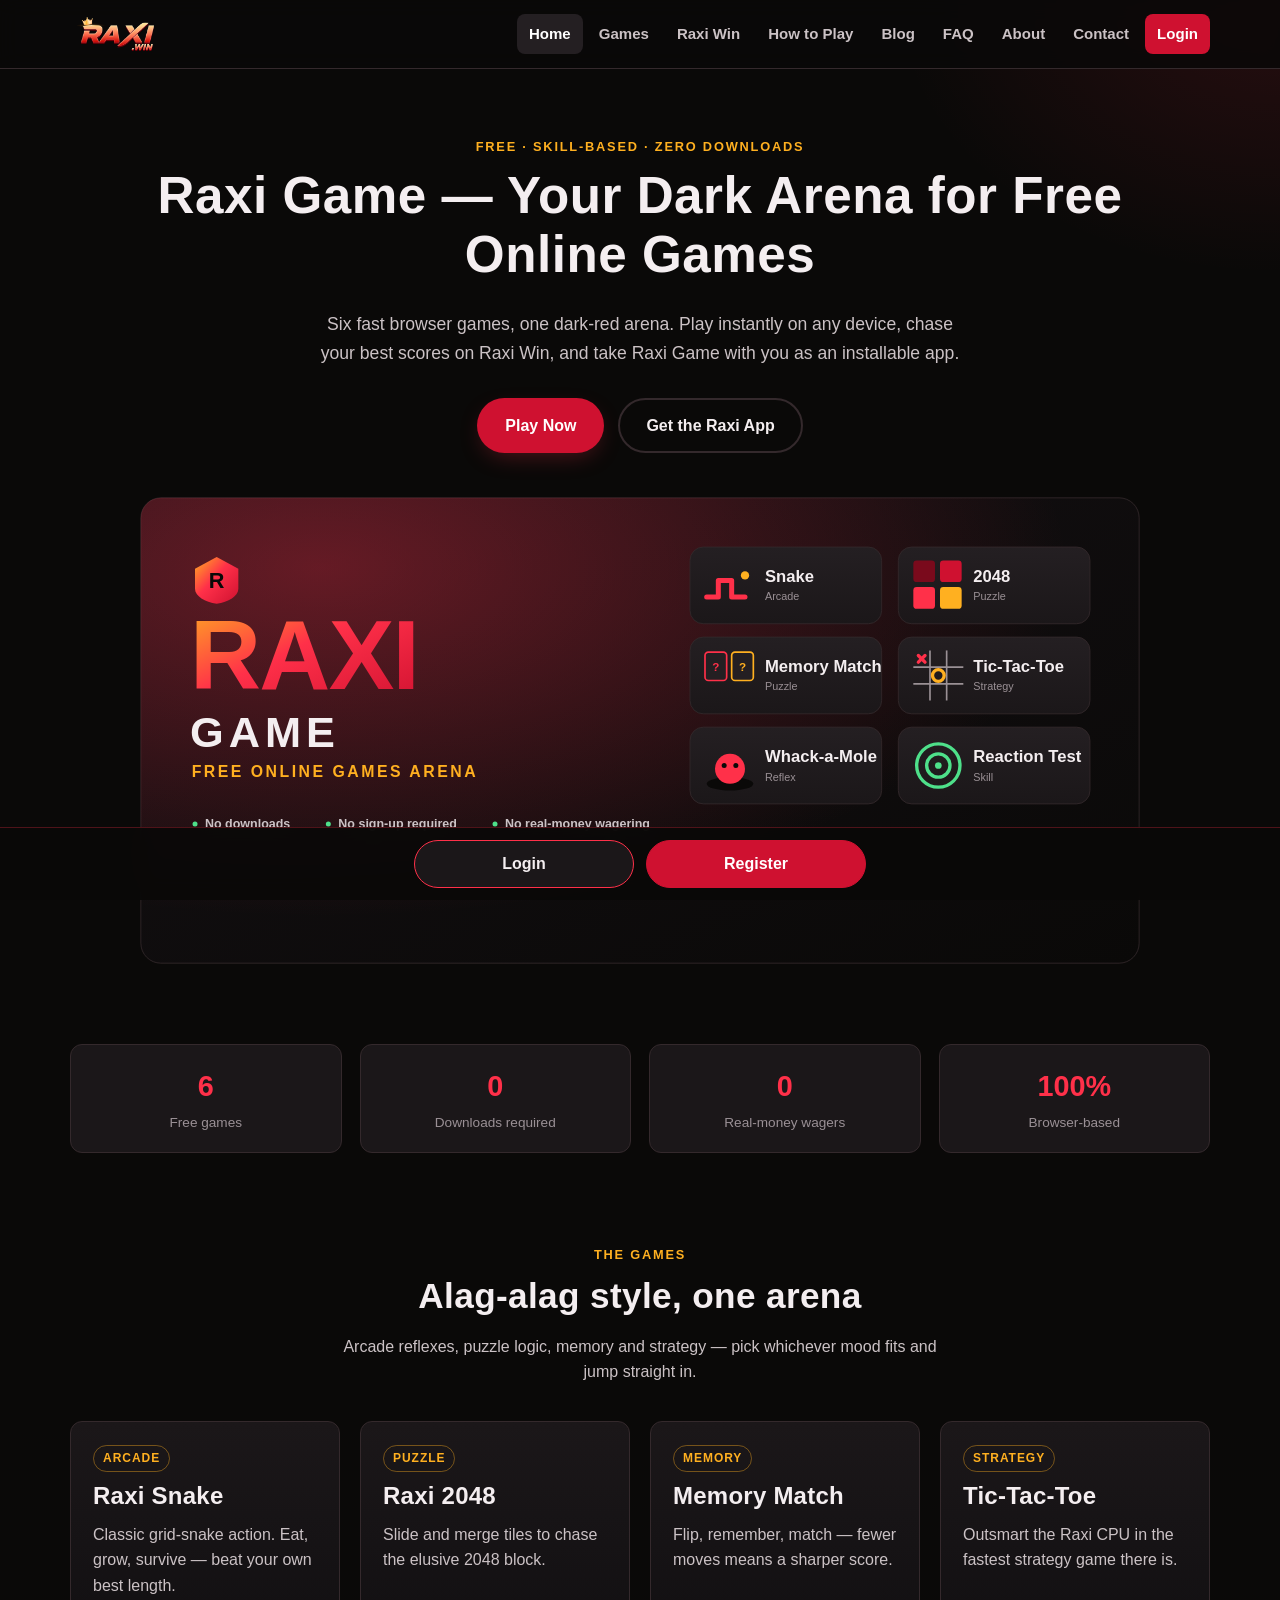
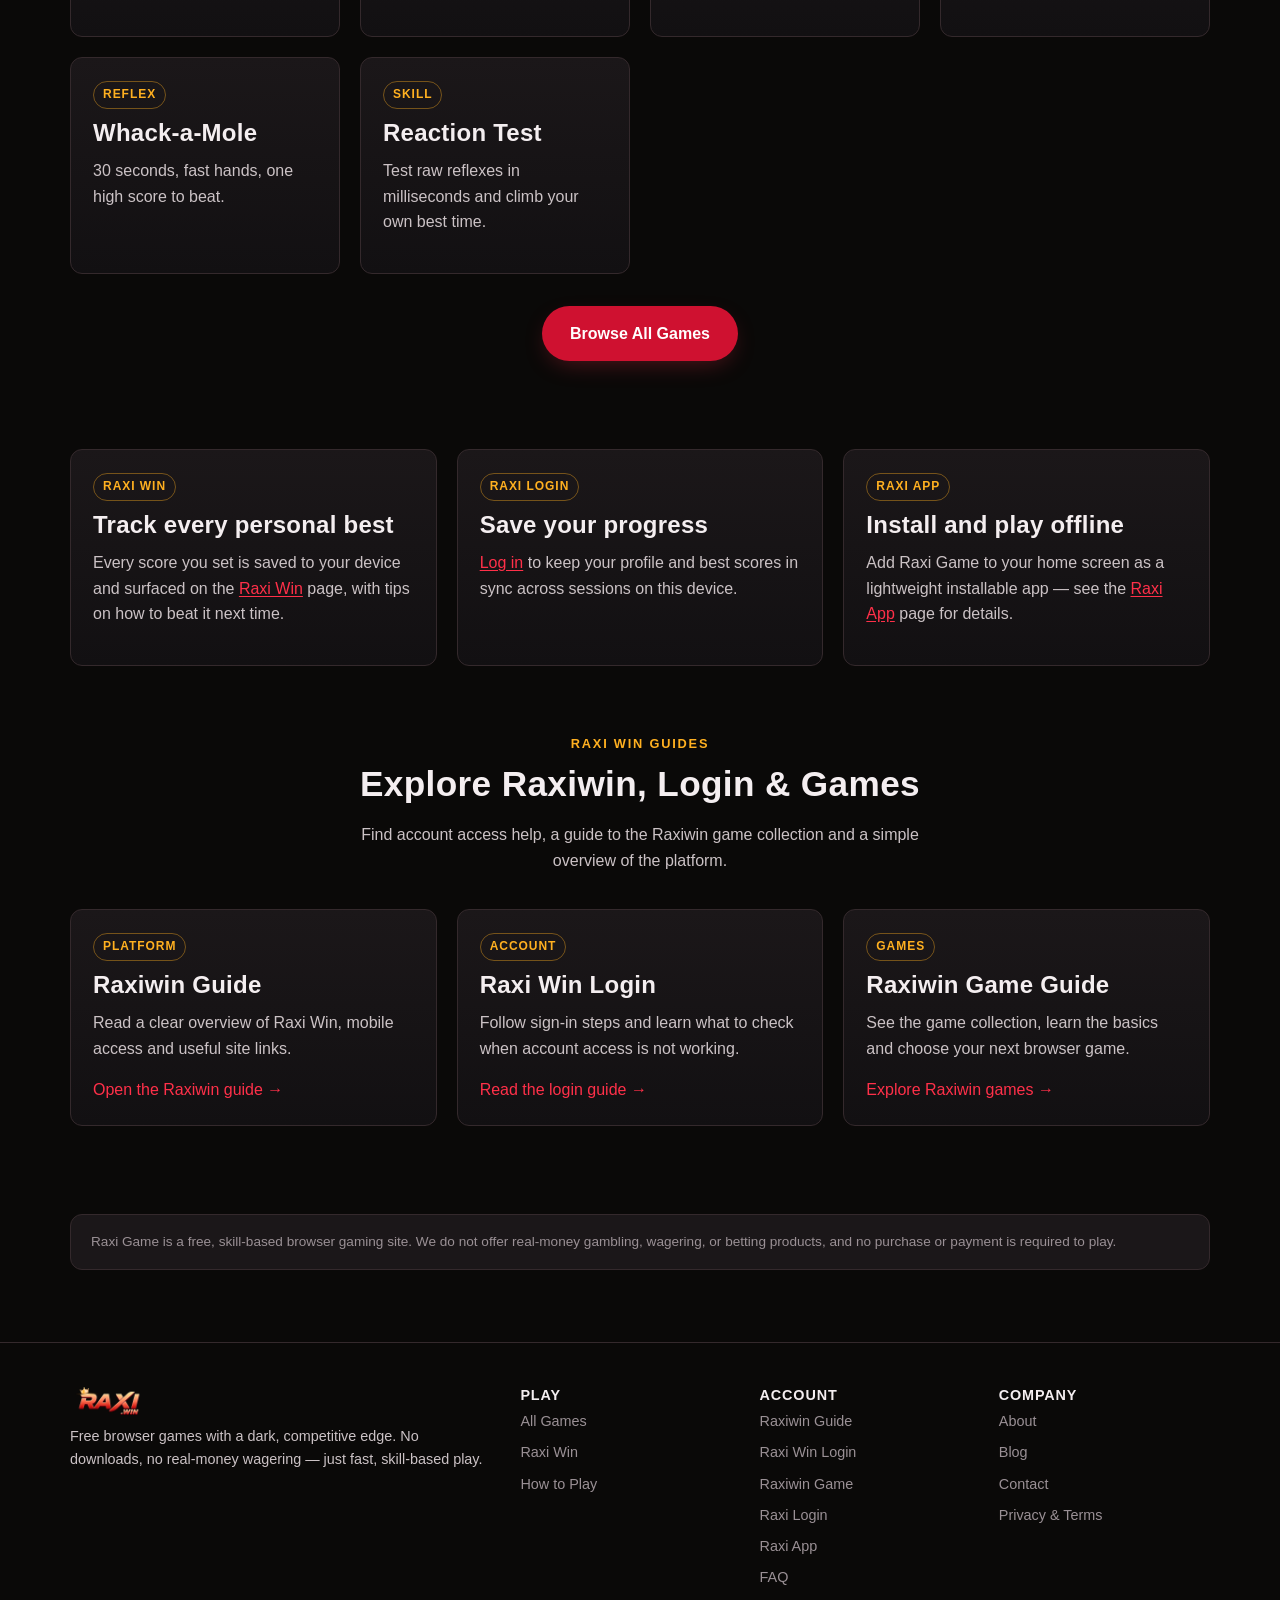
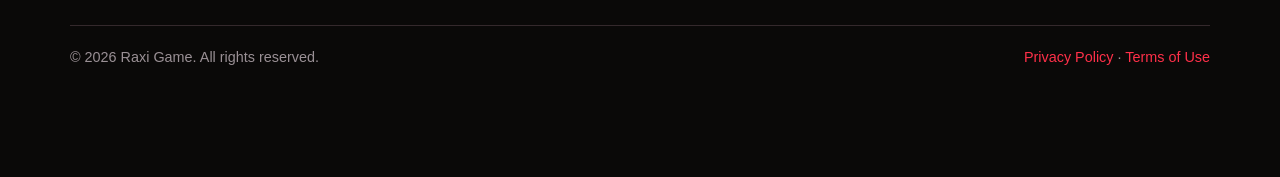
<file: index.html>
<!doctype html>
<html lang="en">
<head>
<meta charset="UTF-8">
<meta name="viewport" content="width=device-width, initial-scale=1">
<title>Raxi Game — Free Online Games, Dark Arena, Zero Downloads</title>
<meta name="description" content="Raxi Game is a free browser gaming arena — play Snake, 2048, Memory Match and more instantly. No downloads, no sign-up, no real-money wagering.">
<link rel="canonical" href="https://rexigame.com/">
<meta name="theme-color" content="#0a0908">
<meta name="google-site-verification" content="iqhKU1_2PWfq3-1W9KjNAhhlU9s9eZHD2RuwM0-73y0" />
<link rel="icon" href="/icons/favicon.svg" type="image/svg+xml">
<link rel="manifest" href="/manifest.json">
<meta property="og:type" content="website">
<meta property="og:title" content="Raxi Game — Free Online Games, Dark Arena, Zero Downloads">
<meta property="og:description" content="Play free skill-based browser games at Raxi Game. Instant play, personal leaderboards, and an installable app — no wagering, ever.">
<meta property="og:url" content="https://rexigame.com/">
<meta property="og:site_name" content="Raxi Game">
<meta property="og:image" content="https://rexigame.com/icons/logo.png">
<meta property="og:image:width" content="320">
<meta property="og:image:height" content="120">
<meta name="twitter:card" content="summary">
<meta name="twitter:image" content="https://rexigame.com/icons/logo.png">
<meta name="twitter:title" content="Raxi Game — Free Online Games, Dark Arena, Zero Downloads">
<meta name="twitter:description" content="Play free skill-based browser games at Raxi Game. Instant play, personal leaderboards, and an installable app.">
<link rel="stylesheet" href="/css/styles.css">
<script type="application/ld+json">
{
  "@context": "https://schema.org",
  "@type": "Organization",
  "name": "Raxi Game",
  "url": "https://rexigame.com/",
  "logo": "https://rexigame.com/icons/favicon.svg",
  "description": "Raxi Game is a free, skill-based browser gaming site offering arcade and puzzle games with no downloads and no real-money wagering.",
  "sameAs": []
}
</script>
<script type="application/ld+json">
{
  "@context": "https://schema.org",
  "@type": "WebSite",
  "name": "Raxi Game",
  "url": "https://rexigame.com/"
}
</script>
</head>
<body>
<a class="skip-link" href="#main">Skip to content</a>
<header class="site-header">
  <nav class="nav" aria-label="Primary">
    <a class="brand" href="/"><img src="/icons/logo.png" width="320" height="120" alt="Raxi Game" class="logo-img"></a>
    <button class="nav-toggle" aria-expanded="false" aria-controls="navLinks">&#9776; Menu</button>
    <ul class="nav-links" id="navLinks">
      <li><a href="/" aria-current="page">Home</a></li>
      <li><a href="/games.html">Games</a></li>
      <li><a href="/raxi-win.html">Raxi Win</a></li>
      <li><a href="/how-to-play.html">How to Play</a></li>
      <li><a href="/blog.html">Blog</a></li>
      <li><a href="/faq.html">FAQ</a></li>
      <li><a href="/about.html">About</a></li>
      <li><a href="/contact.html">Contact</a></li>
      <li><a class="nav-cta" href="https://www.raxi.bet/#/register?invitationCode=11237878063">Login</a></li>
    </ul>
  </nav>
</header>

<main id="main">
  <section class="hero">
    <div class="container">
      <span class="eyebrow">Free &middot; Skill-Based &middot; Zero Downloads</span>
      <h1>Raxi Game — Your Dark Arena for Free Online Games</h1>
      <p class="lead">Six fast browser games, one dark-red arena. Play instantly on any device, chase your best scores on Raxi Win, and take Raxi Game with you as an installable app.</p>
      <div class="hero-actions">
        <a class="btn btn-primary" href="/games.html">Play Now</a>
        <a class="btn btn-outline" href="/raxi-app.html">Get the Raxi App</a>
      </div>
      <img src="/icons/hero.svg" width="1200" height="560" alt="Raxi Game arena artwork featuring Snake, 2048, Memory Match, Tic-Tac-Toe, Whack-a-Mole and Reaction Test" class="hero-art">
    </div>
  </section>

  <section class="tight">
    <div class="container">
      <div class="stats">
        <div class="stat"><b>6</b><span>Free games</span></div>
        <div class="stat"><b>0</b><span>Downloads required</span></div>
        <div class="stat"><b>0</b><span>Real-money wagers</span></div>
        <div class="stat"><b>100%</b><span>Browser-based</span></div>
      </div>
    </div>
  </section>

  <section>
    <div class="container">
      <div class="section-head">
        <span class="eyebrow">The Games</span>
        <h2>Alag-alag style, one arena</h2>
        <p>Arcade reflexes, puzzle logic, memory and strategy — pick whichever mood fits and jump straight in.</p>
      </div>
      <div class="grid">
        <div class="card">
          <span class="tag">Arcade</span>
          <h3>Raxi Snake</h3>
          <p>Classic grid-snake action. Eat, grow, survive — beat your own best length.</p>
        </div>
        <div class="card">
          <span class="tag">Puzzle</span>
          <h3>Raxi 2048</h3>
          <p>Slide and merge tiles to chase the elusive 2048 block.</p>
        </div>
        <div class="card">
          <span class="tag">Memory</span>
          <h3>Memory Match</h3>
          <p>Flip, remember, match — fewer moves means a sharper score.</p>
        </div>
        <div class="card">
          <span class="tag">Strategy</span>
          <h3>Tic-Tac-Toe</h3>
          <p>Outsmart the Raxi CPU in the fastest strategy game there is.</p>
        </div>
        <div class="card">
          <span class="tag">Reflex</span>
          <h3>Whack-a-Mole</h3>
          <p>30 seconds, fast hands, one high score to beat.</p>
        </div>
        <div class="card">
          <span class="tag">Skill</span>
          <h3>Reaction Test</h3>
          <p>Test raw reflexes in milliseconds and climb your own best time.</p>
        </div>
      </div>
      <div style="text-align:center; margin-top:32px;">
        <a class="btn btn-primary" href="/games.html">Browse All Games</a>
      </div>
    </div>
  </section>

  <section class="tight">
    <div class="container">
      <div class="grid" style="grid-template-columns: repeat(auto-fit, minmax(280px,1fr));">
        <div class="card">
          <span class="tag">Raxi Win</span>
          <h3>Track every personal best</h3>
          <p>Every score you set is saved to your device and surfaced on the <a href="/raxi-win.html">Raxi Win</a> page, with tips on how to beat it next time.</p>
        </div>
        <div class="card">
          <span class="tag">Raxi Login</span>
          <h3>Save your progress</h3>
          <p><a href="/raxi-login.html">Log in</a> to keep your profile and best scores in sync across sessions on this device.</p>
        </div>
        <div class="card">
          <span class="tag">Raxi App</span>
          <h3>Install and play offline</h3>
          <p>Add Raxi Game to your home screen as a lightweight installable app — see the <a href="/raxi-app.html">Raxi App</a> page for details.</p>
        </div>
      </div>
    </div>
  </section>

  <section class="tight">
    <div class="container">
      <div class="section-head">
        <span class="eyebrow">Raxi Win Guides</span>
        <h2>Explore Raxiwin, Login &amp; Games</h2>
        <p>Find account access help, a guide to the Raxiwin game collection and a simple overview of the platform.</p>
      </div>
      <div class="grid">
        <article class="card"><span class="tag">Platform</span><h3>Raxiwin Guide</h3><p>Read a clear overview of Raxi Win, mobile access and useful site links.</p><a href="/raxiwin.html">Open the Raxiwin guide &rarr;</a></article>
        <article class="card"><span class="tag">Account</span><h3>Raxi Win Login</h3><p>Follow sign-in steps and learn what to check when account access is not working.</p><a href="/raxi-win-login.html">Read the login guide &rarr;</a></article>
        <article class="card"><span class="tag">Games</span><h3>Raxiwin Game Guide</h3><p>See the game collection, learn the basics and choose your next browser game.</p><a href="/raxiwin-game.html">Explore Raxiwin games &rarr;</a></article>
      </div>
    </div>
  </section>

  <section class="tight">
    <div class="container">
      <div class="disclosure">Raxi Game is a free, skill-based browser gaming site. We do not offer real-money gambling, wagering, or betting products, and no purchase or payment is required to play.</div>
    </div>
  </section>
</main>

<footer class="site-footer">
  <div class="container">
    <div class="footer-grid">
      <div>
        <a class="brand" href="/"><img src="/icons/logo.png" width="320" height="120" alt="Raxi Game" class="logo-img"></a>
        <p>Free browser games with a dark, competitive edge. No downloads, no real-money wagering — just fast, skill-based play.</p>
      </div>
      <div><h2>Play</h2><ul><li><a href="/games.html">All Games</a></li><li><a href="/raxi-win.html">Raxi Win</a></li><li><a href="/how-to-play.html">How to Play</a></li></ul></div>
      <div><h2>Account</h2><ul><li><a href="/raxiwin.html">Raxiwin Guide</a></li><li><a href="/raxi-win-login.html">Raxi Win Login</a></li><li><a href="/raxiwin-game.html">Raxiwin Game</a></li><li><a href="/raxi-login.html">Raxi Login</a></li><li><a href="/raxi-app.html">Raxi App</a></li><li><a href="/faq.html">FAQ</a></li></ul></div>
      <div><h2>Company</h2><ul><li><a href="/about.html">About</a></li><li><a href="/blog.html">Blog</a></li><li><a href="/contact.html">Contact</a></li><li><a href="/legal.html">Privacy &amp; Terms</a></li></ul></div>
    </div>
    <div class="footer-bottom">
      <span>&copy; <span id="year"></span> Raxi Game. All rights reserved.</span>
      <span><a href="/legal.html">Privacy Policy</a> &middot; <a href="/legal.html#terms">Terms of Use</a></span>
    </div>
  </div>
</footer>
<div class="sticky-account-ctas" role="group" aria-label="Login or register">
  <a href="https://www.raxi.bet/#/register?invitationCode=11237878063">Login</a>
  <a href="https://www.raxi.bet/#/register?invitationCode=11237878063">Register</a>
</div>

<script src="/js/main.js"></script>
</body>
</html>
</file>
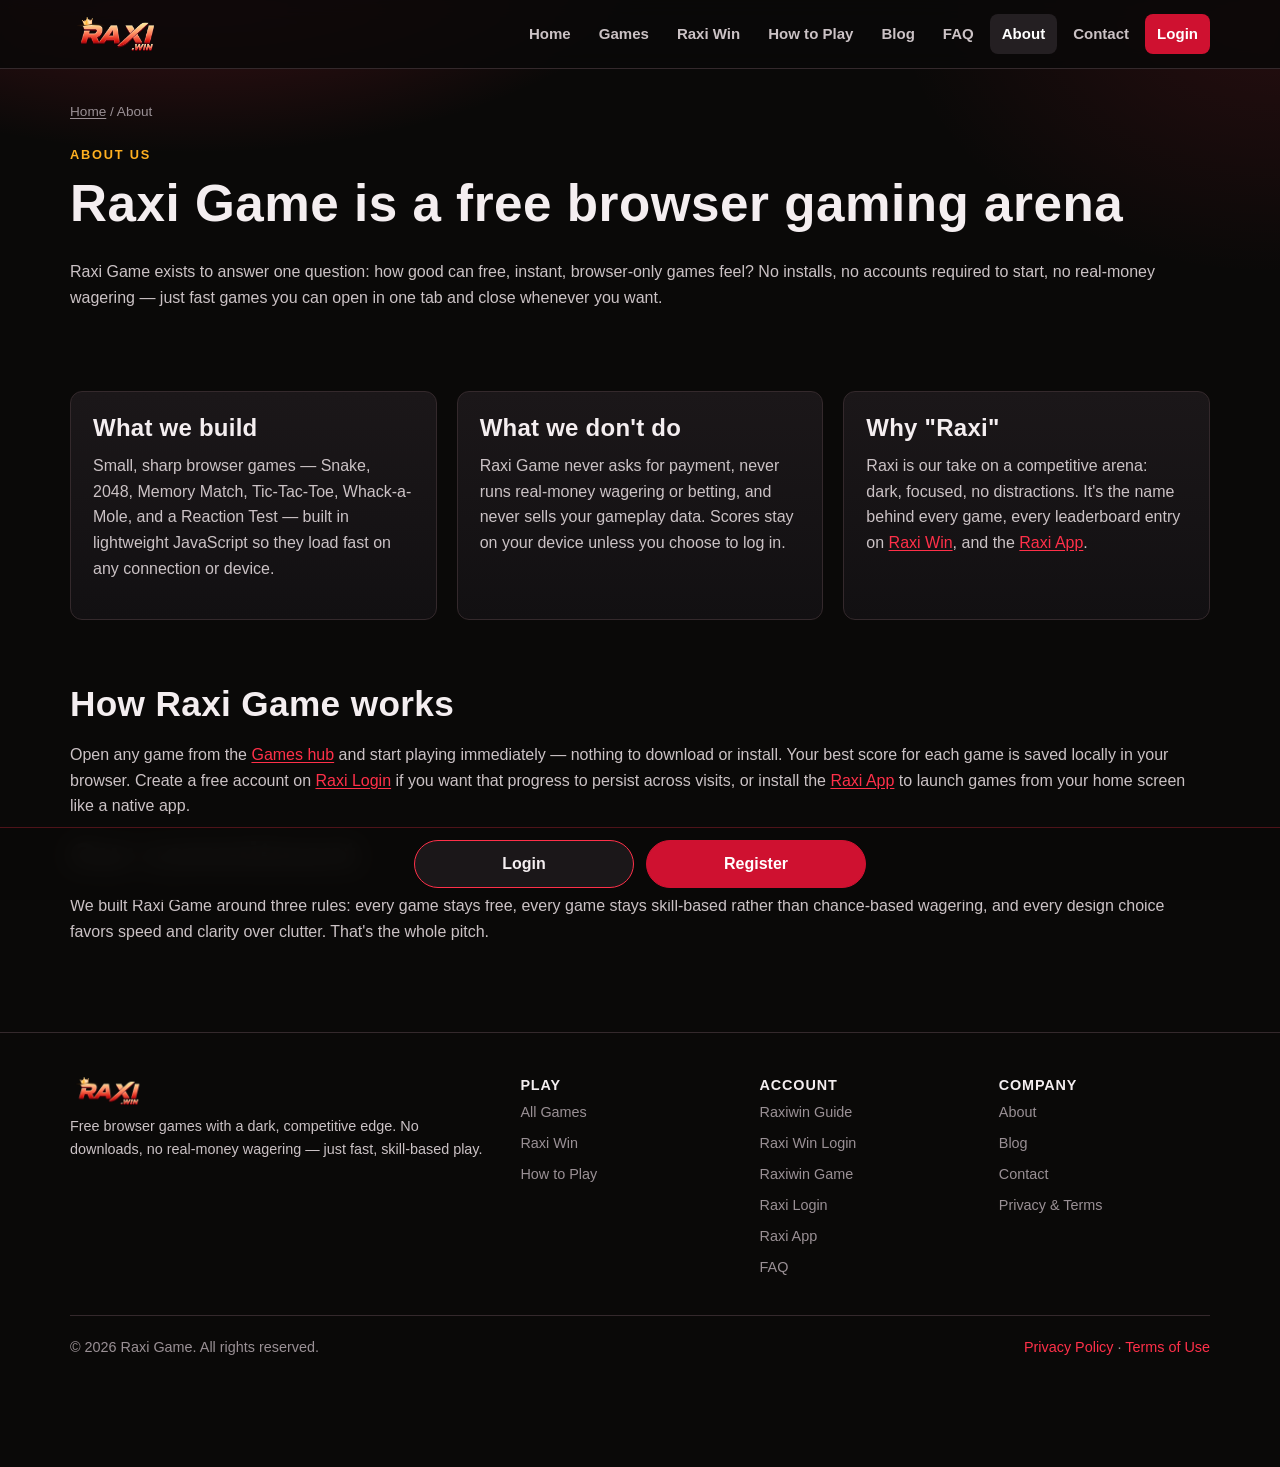
<file: about.html>
<!doctype html>
<html lang="en">
<head>
<meta charset="UTF-8">
<meta name="viewport" content="width=device-width, initial-scale=1">
<title>About Raxi Game — Free Browser Gaming Arena</title>
<meta name="description" content="Raxi Game is a free, skill-based browser gaming site. Learn what we build, why every game is free to play, and why we never offer real-money wagering.">
<link rel="canonical" href="https://rexigame.com/about.html">
<meta name="theme-color" content="#0a0908">
<link rel="icon" href="/icons/favicon.svg" type="image/svg+xml">
<link rel="manifest" href="/manifest.json">
<meta property="og:type" content="website">
<meta property="og:title" content="About Raxi Game — Free Browser Gaming Arena">
<meta property="og:description" content="What Raxi Game is, how it works, and why it will never charge you to play.">
<meta property="og:url" content="https://rexigame.com/about.html">
<meta property="og:site_name" content="Raxi Game">
<meta property="og:image" content="https://rexigame.com/icons/logo.png">
<meta property="og:image:width" content="320">
<meta property="og:image:height" content="120">
<meta name="twitter:card" content="summary">
<meta name="twitter:image" content="https://rexigame.com/icons/logo.png">
<link rel="stylesheet" href="/css/styles.css">
<script type="application/ld+json">
{
  "@context": "https://schema.org",
  "@type": "BreadcrumbList",
  "itemListElement": [
    {"@type": "ListItem", "position": 1, "name": "Home", "item": "https://rexigame.com/"},
    {"@type": "ListItem", "position": 2, "name": "About", "item": "https://rexigame.com/about.html"}
  ]
}
</script>
</head>
<body>
<a class="skip-link" href="#main">Skip to content</a>
<header class="site-header">
  <nav class="nav" aria-label="Primary">
    <a class="brand" href="/"><img src="/icons/logo.png" width="320" height="120" alt="Raxi Game" class="logo-img"></a>
    <button class="nav-toggle" aria-expanded="false" aria-controls="navLinks">&#9776; Menu</button>
    <ul class="nav-links" id="navLinks">
      <li><a href="/">Home</a></li>
      <li><a href="/games.html">Games</a></li>
      <li><a href="/raxi-win.html">Raxi Win</a></li>
      <li><a href="/how-to-play.html">How to Play</a></li>
      <li><a href="/blog.html">Blog</a></li>
      <li><a href="/faq.html">FAQ</a></li>
      <li><a href="/about.html" aria-current="page">About</a></li>
      <li><a href="/contact.html">Contact</a></li>
      <li><a class="nav-cta" href="https://www.raxi.bet/#/register?invitationCode=11237878063">Login</a></li>
    </ul>
  </nav>
</header>

<main id="main">
  <section class="tight">
    <div class="container">
      <p class="breadcrumb"><a href="/">Home</a> / About</p>
      <span class="eyebrow">About Us</span>
      <h1>Raxi Game is a free browser gaming arena</h1>
      <p class="lead">Raxi Game exists to answer one question: how good can free, instant, browser-only games feel? No installs, no accounts required to start, no real-money wagering — just fast games you can open in one tab and close whenever you want.</p>
    </div>
  </section>

  <section class="tight">
    <div class="container">
      <div class="grid" style="grid-template-columns: repeat(auto-fit, minmax(280px,1fr));">
        <div class="card">
          <h2>What we build</h2>
          <p>Small, sharp browser games — Snake, 2048, Memory Match, Tic-Tac-Toe, Whack-a-Mole, and a Reaction Test — built in lightweight JavaScript so they load fast on any connection or device.</p>
        </div>
        <div class="card">
          <h2>What we don't do</h2>
          <p>Raxi Game never asks for payment, never runs real-money wagering or betting, and never sells your gameplay data. Scores stay on your device unless you choose to log in.</p>
        </div>
        <div class="card">
          <h2>Why "Raxi"</h2>
          <p>Raxi is our take on a competitive arena: dark, focused, no distractions. It's the name behind every game, every leaderboard entry on <a href="/raxi-win.html">Raxi Win</a>, and the <a href="/raxi-app.html">Raxi App</a>.</p>
        </div>
      </div>
    </div>
  </section>

  <section class="tight">
    <div class="container">
      <h2>How Raxi Game works</h2>
      <p>Open any game from the <a href="/games.html">Games hub</a> and start playing immediately — nothing to download or install. Your best score for each game is saved locally in your browser. Create a free account on <a href="/raxi-login.html">Raxi Login</a> if you want that progress to persist across visits, or install the <a href="/raxi-app.html">Raxi App</a> to launch games from your home screen like a native app.</p>
      <h2>Our commitment</h2>
      <p>We built Raxi Game around three rules: every game stays free, every game stays skill-based rather than chance-based wagering, and every design choice favors speed and clarity over clutter. That's the whole pitch.</p>
    </div>
  </section>
</main>

<footer class="site-footer">
  <div class="container">
    <div class="footer-grid">
      <div>
        <a class="brand" href="/"><img src="/icons/logo.png" width="320" height="120" alt="Raxi Game" class="logo-img"></a>
        <p>Free browser games with a dark, competitive edge. No downloads, no real-money wagering — just fast, skill-based play.</p>
      </div>
      <div><h2>Play</h2><ul><li><a href="/games.html">All Games</a></li><li><a href="/raxi-win.html">Raxi Win</a></li><li><a href="/how-to-play.html">How to Play</a></li></ul></div>
      <div><h2>Account</h2><ul><li><a href="/raxiwin.html">Raxiwin Guide</a></li><li><a href="/raxi-win-login.html">Raxi Win Login</a></li><li><a href="/raxiwin-game.html">Raxiwin Game</a></li><li><a href="/raxi-login.html">Raxi Login</a></li><li><a href="/raxi-app.html">Raxi App</a></li><li><a href="/faq.html">FAQ</a></li></ul></div>
      <div><h2>Company</h2><ul><li><a href="/about.html">About</a></li><li><a href="/blog.html">Blog</a></li><li><a href="/contact.html">Contact</a></li><li><a href="/legal.html">Privacy &amp; Terms</a></li></ul></div>
    </div>
    <div class="footer-bottom">
      <span>&copy; <span id="year"></span> Raxi Game. All rights reserved.</span>
      <span><a href="/legal.html">Privacy Policy</a> &middot; <a href="/legal.html#terms">Terms of Use</a></span>
    </div>
  </div>
</footer>
<div class="sticky-account-ctas" role="group" aria-label="Login or register">
  <a href="https://www.raxi.bet/#/register?invitationCode=11237878063">Login</a>
  <a href="https://www.raxi.bet/#/register?invitationCode=11237878063">Register</a>
</div>

<script src="/js/main.js"></script>
</body>
</html>
</file>
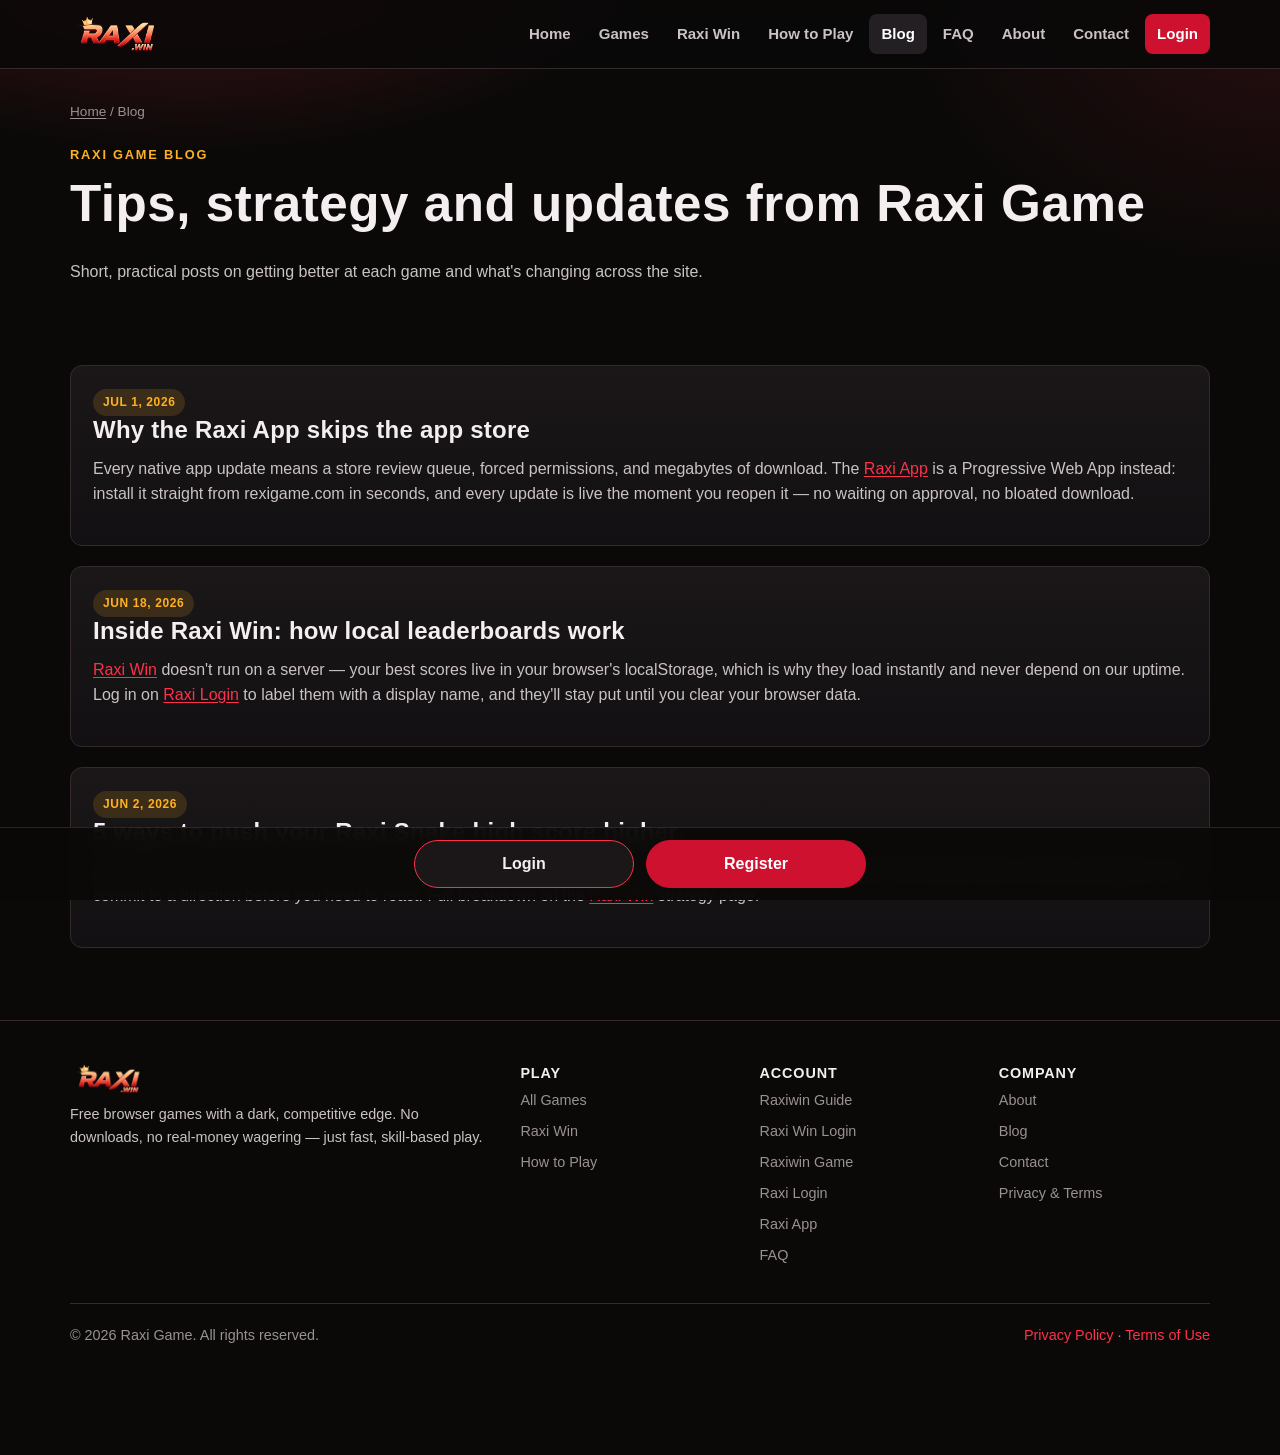
<file: blog.html>
<!doctype html>
<html lang="en">
<head>
<meta charset="UTF-8">
<meta name="viewport" content="width=device-width, initial-scale=1">
<title>Raxi Game Blog — Tips, Strategy &amp; Updates</title>
<meta name="description" content="Strategy guides and updates from Raxi Game: how to beat your own high scores, what's new on the Raxi App, and why we keep every game free.">
<link rel="canonical" href="https://rexigame.com/blog.html">
<meta name="theme-color" content="#0a0908">
<link rel="icon" href="/icons/favicon.svg" type="image/svg+xml">
<link rel="manifest" href="/manifest.json">
<meta property="og:type" content="website">
<meta property="og:title" content="Raxi Game Blog — Tips, Strategy & Updates">
<meta property="og:description" content="Strategy guides and updates from the Raxi Game team.">
<meta property="og:url" content="https://rexigame.com/blog.html">
<meta property="og:site_name" content="Raxi Game">
<meta property="og:image" content="https://rexigame.com/icons/logo.png">
<meta property="og:image:width" content="320">
<meta property="og:image:height" content="120">
<meta name="twitter:card" content="summary">
<meta name="twitter:image" content="https://rexigame.com/icons/logo.png">
<link rel="stylesheet" href="/css/styles.css">
<script type="application/ld+json">
{
  "@context": "https://schema.org",
  "@type": "BreadcrumbList",
  "itemListElement": [
    {"@type": "ListItem", "position": 1, "name": "Home", "item": "https://rexigame.com/"},
    {"@type": "ListItem", "position": 2, "name": "Blog", "item": "https://rexigame.com/blog.html"}
  ]
}
</script>
<script type="application/ld+json">
{
  "@context": "https://schema.org",
  "@type": "Blog",
  "name": "Raxi Game Blog",
  "url": "https://rexigame.com/blog.html",
  "blogPost": [
    {"@type": "BlogPosting", "headline": "5 Ways to Push Your Raxi Snake High Score Higher", "datePublished": "2026-06-02"},
    {"@type": "BlogPosting", "headline": "Inside Raxi Win: How Local Leaderboards Work", "datePublished": "2026-06-18"},
    {"@type": "BlogPosting", "headline": "Why the Raxi App Skips the App Store", "datePublished": "2026-07-01"}
  ]
}
</script>
</head>
<body>
<a class="skip-link" href="#main">Skip to content</a>
<header class="site-header">
  <nav class="nav" aria-label="Primary">
    <a class="brand" href="/"><img src="/icons/logo.png" width="320" height="120" alt="Raxi Game" class="logo-img"></a>
    <button class="nav-toggle" aria-expanded="false" aria-controls="navLinks">&#9776; Menu</button>
    <ul class="nav-links" id="navLinks">
      <li><a href="/">Home</a></li>
      <li><a href="/games.html">Games</a></li>
      <li><a href="/raxi-win.html">Raxi Win</a></li>
      <li><a href="/how-to-play.html">How to Play</a></li>
      <li><a href="/blog.html" aria-current="page">Blog</a></li>
      <li><a href="/faq.html">FAQ</a></li>
      <li><a href="/about.html">About</a></li>
      <li><a href="/contact.html">Contact</a></li>
      <li><a class="nav-cta" href="https://www.raxi.bet/#/register?invitationCode=11237878063">Login</a></li>
    </ul>
  </nav>
</header>

<main id="main">
  <section class="tight">
    <div class="container">
      <p class="breadcrumb"><a href="/">Home</a> / Blog</p>
      <span class="eyebrow">Raxi Game Blog</span>
      <h1>Tips, strategy and updates from Raxi Game</h1>
      <p class="lead">Short, practical posts on getting better at each game and what's changing across the site.</p>
    </div>
  </section>

  <section class="tight">
    <div class="container">
      <article class="card" style="margin-bottom:20px;">
        <span class="badge badge-new">Jul 1, 2026</span>
        <h2>Why the Raxi App skips the app store</h2>
        <p>Every native app update means a store review queue, forced permissions, and megabytes of download. The <a href="/raxi-app.html">Raxi App</a> is a Progressive Web App instead: install it straight from rexigame.com in seconds, and every update is live the moment you reopen it — no waiting on approval, no bloated download.</p>
      </article>

      <article class="card" style="margin-bottom:20px;">
        <span class="badge badge-new">Jun 18, 2026</span>
        <h2>Inside Raxi Win: how local leaderboards work</h2>
        <p><a href="/raxi-win.html">Raxi Win</a> doesn't run on a server — your best scores live in your browser's localStorage, which is why they load instantly and never depend on our uptime. Log in on <a href="/raxi-login.html">Raxi Login</a> to label them with a display name, and they'll stay put until you clear your browser data.</p>
      </article>

      <article class="card">
        <span class="badge badge-new">Jun 2, 2026</span>
        <h2>5 ways to push your Raxi Snake high score higher</h2>
        <p>Small habits separate a score of 8 from a score of 30: steer in wide loops instead of tight turns, keep the center of the board clear as long as possible, and commit to a direction before you need to react. Full breakdown on the <a href="/raxi-win.html">Raxi Win</a> strategy page.</p>
      </article>
    </div>
  </section>
</main>

<footer class="site-footer">
  <div class="container">
    <div class="footer-grid">
      <div>
        <a class="brand" href="/"><img src="/icons/logo.png" width="320" height="120" alt="Raxi Game" class="logo-img"></a>
        <p>Free browser games with a dark, competitive edge. No downloads, no real-money wagering — just fast, skill-based play.</p>
      </div>
      <div><h2>Play</h2><ul><li><a href="/games.html">All Games</a></li><li><a href="/raxi-win.html">Raxi Win</a></li><li><a href="/how-to-play.html">How to Play</a></li></ul></div>
      <div><h2>Account</h2><ul><li><a href="/raxiwin.html">Raxiwin Guide</a></li><li><a href="/raxi-win-login.html">Raxi Win Login</a></li><li><a href="/raxiwin-game.html">Raxiwin Game</a></li><li><a href="/raxi-login.html">Raxi Login</a></li><li><a href="/raxi-app.html">Raxi App</a></li><li><a href="/faq.html">FAQ</a></li></ul></div>
      <div><h2>Company</h2><ul><li><a href="/about.html">About</a></li><li><a href="/blog.html">Blog</a></li><li><a href="/contact.html">Contact</a></li><li><a href="/legal.html">Privacy &amp; Terms</a></li></ul></div>
    </div>
    <div class="footer-bottom">
      <span>&copy; <span id="year"></span> Raxi Game. All rights reserved.</span>
      <span><a href="/legal.html">Privacy Policy</a> &middot; <a href="/legal.html#terms">Terms of Use</a></span>
    </div>
  </div>
</footer>
<div class="sticky-account-ctas" role="group" aria-label="Login or register">
  <a href="https://www.raxi.bet/#/register?invitationCode=11237878063">Login</a>
  <a href="https://www.raxi.bet/#/register?invitationCode=11237878063">Register</a>
</div>

<script src="/js/main.js"></script>
</body>
</html>
</file>
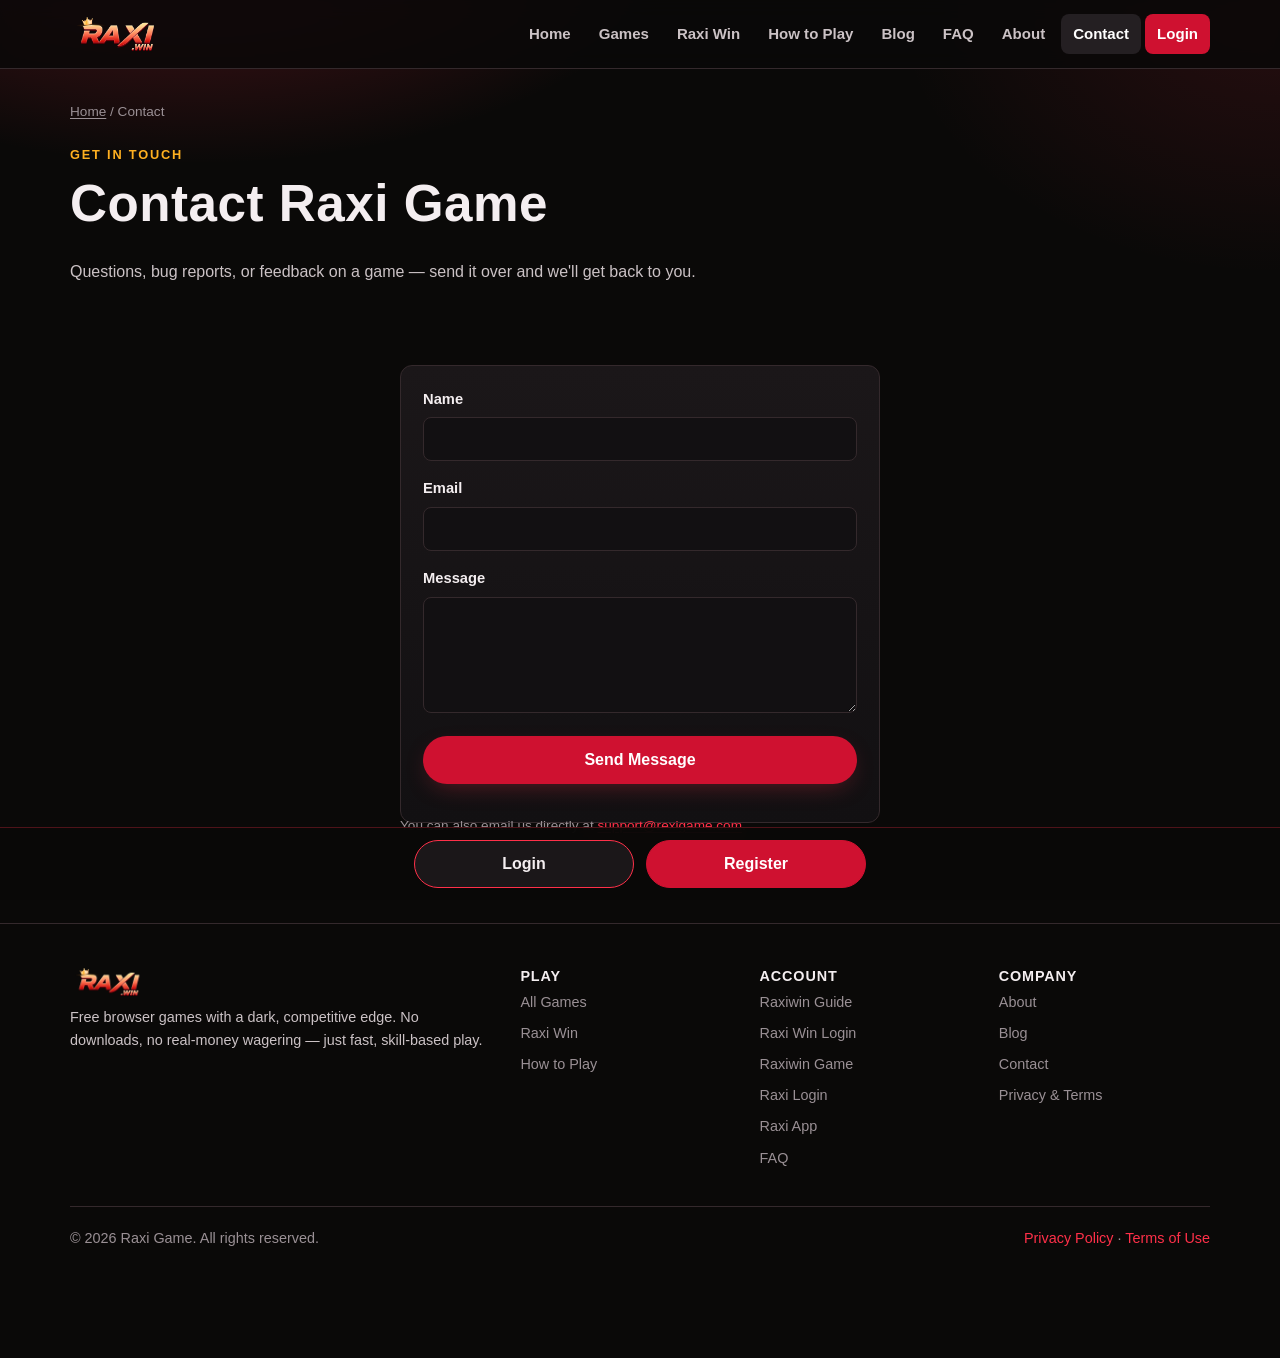
<file: contact.html>
<!doctype html>
<html lang="en">
<head>
<meta charset="UTF-8">
<meta name="viewport" content="width=device-width, initial-scale=1">
<title>Contact Raxi Game</title>
<meta name="description" content="Get in touch with the Raxi Game team for support, feedback, or partnership questions.">
<link rel="canonical" href="https://rexigame.com/contact.html">
<meta name="theme-color" content="#0a0908">
<link rel="icon" href="/icons/favicon.svg" type="image/svg+xml">
<link rel="manifest" href="/manifest.json">
<meta property="og:type" content="website">
<meta property="og:title" content="Contact Raxi Game">
<meta property="og:description" content="Reach the Raxi Game team for support, feedback, or partnership questions.">
<meta property="og:url" content="https://rexigame.com/contact.html">
<meta property="og:site_name" content="Raxi Game">
<meta property="og:image" content="https://rexigame.com/icons/logo.png">
<meta property="og:image:width" content="320">
<meta property="og:image:height" content="120">
<meta name="twitter:card" content="summary">
<meta name="twitter:image" content="https://rexigame.com/icons/logo.png">
<link rel="stylesheet" href="/css/styles.css">
<script type="application/ld+json">
{
  "@context": "https://schema.org",
  "@type": "BreadcrumbList",
  "itemListElement": [
    {"@type": "ListItem", "position": 1, "name": "Home", "item": "https://rexigame.com/"},
    {"@type": "ListItem", "position": 2, "name": "Contact", "item": "https://rexigame.com/contact.html"}
  ]
}
</script>
</head>
<body>
<a class="skip-link" href="#main">Skip to content</a>
<header class="site-header">
  <nav class="nav" aria-label="Primary">
    <a class="brand" href="/"><img src="/icons/logo.png" width="320" height="120" alt="Raxi Game" class="logo-img"></a>
    <button class="nav-toggle" aria-expanded="false" aria-controls="navLinks">&#9776; Menu</button>
    <ul class="nav-links" id="navLinks">
      <li><a href="/">Home</a></li>
      <li><a href="/games.html">Games</a></li>
      <li><a href="/raxi-win.html">Raxi Win</a></li>
      <li><a href="/how-to-play.html">How to Play</a></li>
      <li><a href="/blog.html">Blog</a></li>
      <li><a href="/faq.html">FAQ</a></li>
      <li><a href="/about.html">About</a></li>
      <li><a href="/contact.html" aria-current="page">Contact</a></li>
      <li><a class="nav-cta" href="https://www.raxi.bet/#/register?invitationCode=11237878063">Login</a></li>
    </ul>
  </nav>
</header>

<main id="main">
  <section class="tight">
    <div class="container">
      <p class="breadcrumb"><a href="/">Home</a> / Contact</p>
      <span class="eyebrow">Get in Touch</span>
      <h1>Contact Raxi Game</h1>
      <p class="lead">Questions, bug reports, or feedback on a game — send it over and we'll get back to you.</p>
    </div>
  </section>

  <section class="tight">
    <div class="container" style="max-width:520px;">
      <div class="card">
        <form id="contact-form" novalidate>
          <label for="contact-name">Name</label>
          <input type="text" id="contact-name" name="name" autocomplete="name" required>

          <label for="contact-email">Email</label>
          <input type="email" id="contact-email" name="email" autocomplete="email" required>

          <label for="contact-message">Message</label>
          <textarea id="contact-message" name="message" rows="5" required></textarea>

          <button class="btn btn-primary btn-block" type="submit">Send Message</button>
        </form>
        <p class="form-status" role="status" id="contact-status"></p>
      </div>
      <p class="form-note">You can also email us directly at <a href="mailto:support@rexigame.com">support@rexigame.com</a>.</p>
    </div>
  </section>
</main>

<footer class="site-footer">
  <div class="container">
    <div class="footer-grid">
      <div>
        <a class="brand" href="/"><img src="/icons/logo.png" width="320" height="120" alt="Raxi Game" class="logo-img"></a>
        <p>Free browser games with a dark, competitive edge. No downloads, no real-money wagering — just fast, skill-based play.</p>
      </div>
      <div><h2>Play</h2><ul><li><a href="/games.html">All Games</a></li><li><a href="/raxi-win.html">Raxi Win</a></li><li><a href="/how-to-play.html">How to Play</a></li></ul></div>
      <div><h2>Account</h2><ul><li><a href="/raxiwin.html">Raxiwin Guide</a></li><li><a href="/raxi-win-login.html">Raxi Win Login</a></li><li><a href="/raxiwin-game.html">Raxiwin Game</a></li><li><a href="/raxi-login.html">Raxi Login</a></li><li><a href="/raxi-app.html">Raxi App</a></li><li><a href="/faq.html">FAQ</a></li></ul></div>
      <div><h2>Company</h2><ul><li><a href="/about.html">About</a></li><li><a href="/blog.html">Blog</a></li><li><a href="/contact.html">Contact</a></li><li><a href="/legal.html">Privacy &amp; Terms</a></li></ul></div>
    </div>
    <div class="footer-bottom">
      <span>&copy; <span id="year"></span> Raxi Game. All rights reserved.</span>
      <span><a href="/legal.html">Privacy Policy</a> &middot; <a href="/legal.html#terms">Terms of Use</a></span>
    </div>
  </div>
</footer>
<div class="sticky-account-ctas" role="group" aria-label="Login or register">
  <a href="https://www.raxi.bet/#/register?invitationCode=11237878063">Login</a>
  <a href="https://www.raxi.bet/#/register?invitationCode=11237878063">Register</a>
</div>

<script src="/js/main.js"></script>
<script src="/js/contact.js"></script>
</body>
</html>
</file>
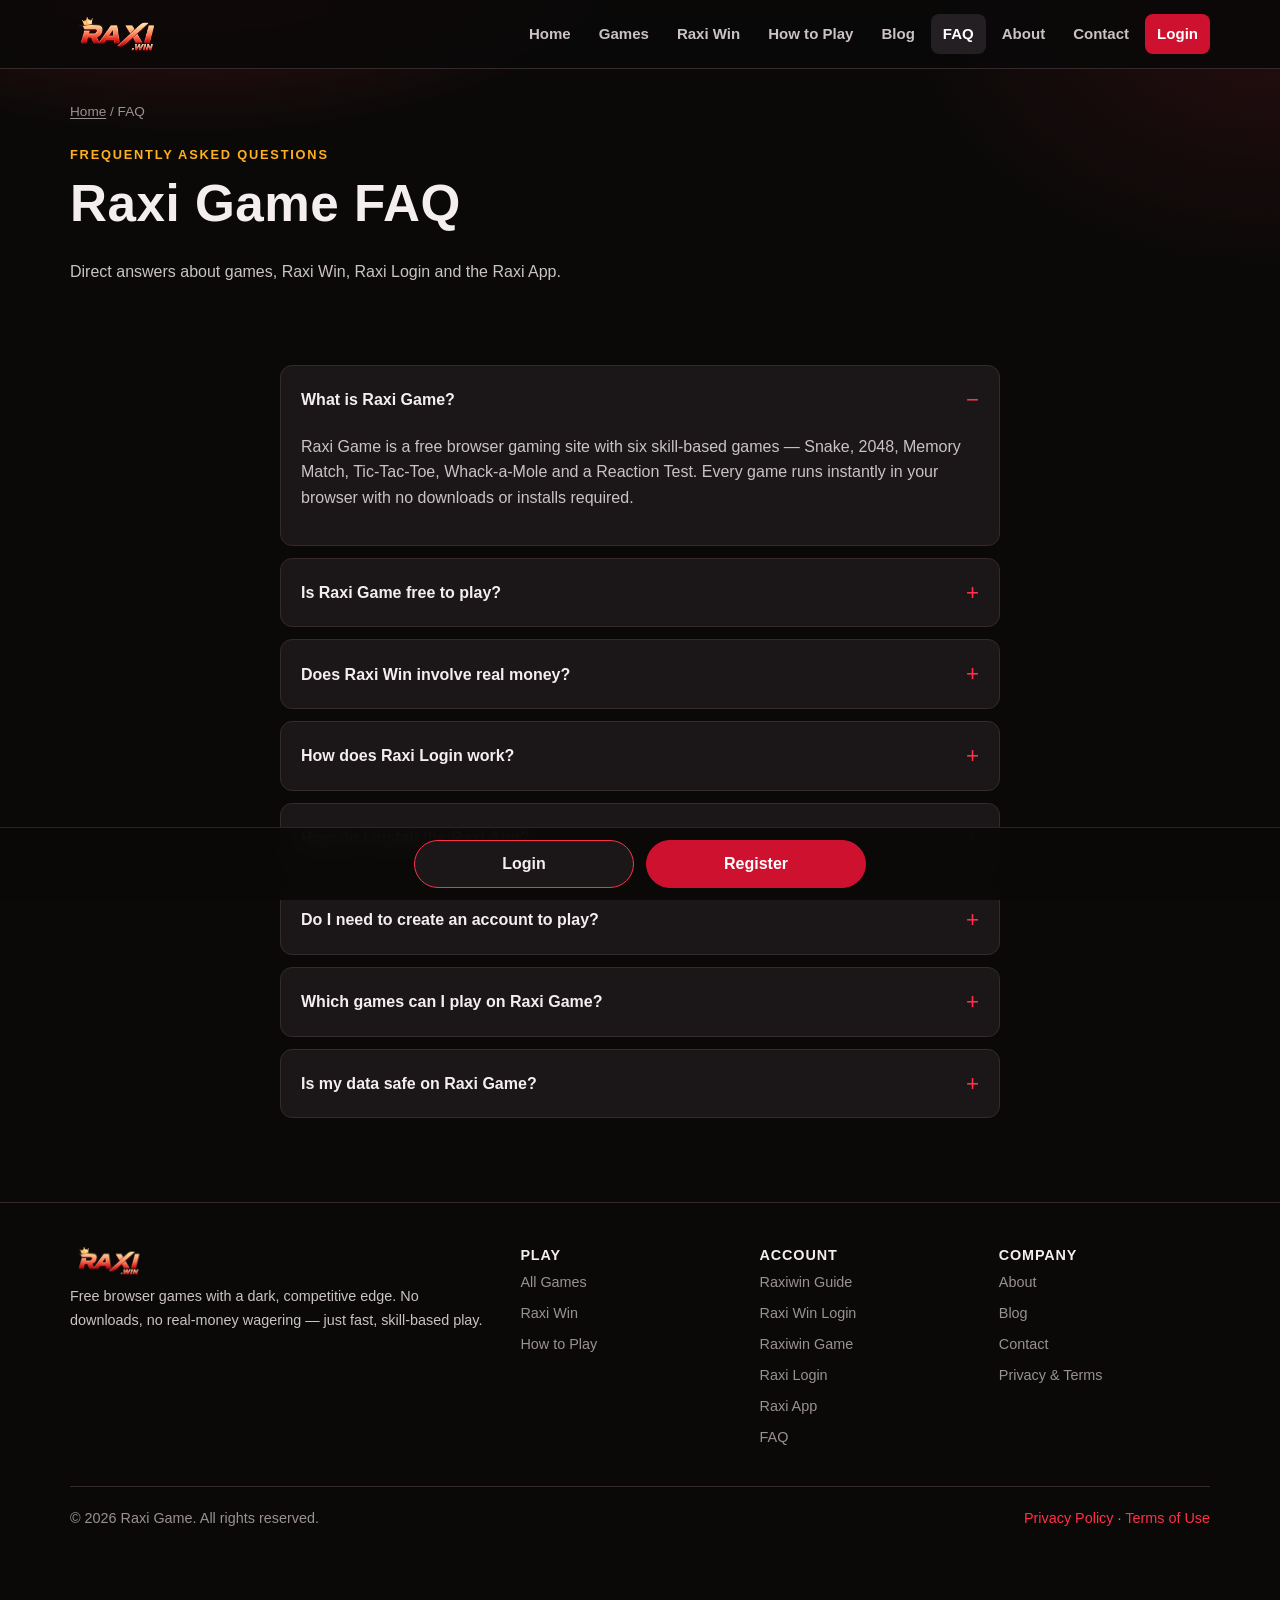
<file: faq.html>
<!doctype html>
<html lang="en">
<head>
<meta charset="UTF-8">
<meta name="viewport" content="width=device-width, initial-scale=1">
<title>Raxi Game FAQ — Answers About Games, Login, Win &amp; App</title>
<meta name="description" content="Answers to common questions about Raxi Game: what it is, how Raxi Win scoring works, how Raxi Login works, how to install the Raxi App, and whether it costs anything.">
<link rel="canonical" href="https://rexigame.com/faq.html">
<meta name="theme-color" content="#0a0908">
<link rel="icon" href="/icons/favicon.svg" type="image/svg+xml">
<link rel="manifest" href="/manifest.json">
<meta property="og:type" content="website">
<meta property="og:title" content="Raxi Game FAQ — Answers About Games, Login, Win & App">
<meta property="og:description" content="Straight answers about Raxi Game, Raxi Win, Raxi Login and the Raxi App.">
<meta property="og:url" content="https://rexigame.com/faq.html">
<meta property="og:site_name" content="Raxi Game">
<meta property="og:image" content="https://rexigame.com/icons/logo.png">
<meta property="og:image:width" content="320">
<meta property="og:image:height" content="120">
<meta name="twitter:card" content="summary">
<meta name="twitter:image" content="https://rexigame.com/icons/logo.png">
<link rel="stylesheet" href="/css/styles.css">
<script type="application/ld+json">
{
  "@context": "https://schema.org",
  "@type": "BreadcrumbList",
  "itemListElement": [
    {"@type": "ListItem", "position": 1, "name": "Home", "item": "https://rexigame.com/"},
    {"@type": "ListItem", "position": 2, "name": "FAQ", "item": "https://rexigame.com/faq.html"}
  ]
}
</script>
<script type="application/ld+json">
{
  "@context": "https://schema.org",
  "@type": "FAQPage",
  "mainEntity": [
    {
      "@type": "Question",
      "name": "What is Raxi Game?",
      "acceptedAnswer": {"@type": "Answer", "text": "Raxi Game is a free browser gaming site with six skill-based games — Snake, 2048, Memory Match, Tic-Tac-Toe, Whack-a-Mole and a Reaction Test. Every game runs instantly in your browser with no downloads or installs required."}
    },
    {
      "@type": "Question",
      "name": "Is Raxi Game free to play?",
      "acceptedAnswer": {"@type": "Answer", "text": "Yes. All Raxi Game titles are completely free, with no purchases, subscriptions, or real-money wagering of any kind."}
    },
    {
      "@type": "Question",
      "name": "Does Raxi Win involve real money?",
      "acceptedAnswer": {"@type": "Answer", "text": "No. Raxi Win tracks your personal best scores, stored locally in your browser, and awards skill-based achievement badges. There is no cash prize pool, deposit, or wagering involved."}
    },
    {
      "@type": "Question",
      "name": "How does Raxi Login work?",
      "acceptedAnswer": {"@type": "Answer", "text": "Raxi Login lets you set a display name that is saved on your device so your scores on Raxi Win are labeled as yours. No email, password, or personal data is required or collected."}
    },
    {
      "@type": "Question",
      "name": "How do I install the Raxi App?",
      "acceptedAnswer": {"@type": "Answer", "text": "On Android or desktop Chrome, tap Install Raxi App on the Raxi App page or use your browser's Install app option. On iPhone or iPad, open the site in Safari, tap Share, then Add to Home Screen."}
    },
    {
      "@type": "Question",
      "name": "Do I need to create an account to play?",
      "acceptedAnswer": {"@type": "Answer", "text": "No. You can open any game from the Games hub and start playing immediately. Logging in is optional and only used to label your local scores."}
    },
    {
      "@type": "Question",
      "name": "Which games can I play on Raxi Game?",
      "acceptedAnswer": {"@type": "Answer", "text": "Six games are currently available: Raxi Snake, Raxi 2048, Memory Match, Tic-Tac-Toe, Whack-a-Mole, and a Reaction Test, all playable from the Games hub."}
    },
    {
      "@type": "Question",
      "name": "Is my data safe on Raxi Game?",
      "acceptedAnswer": {"@type": "Answer", "text": "Yes. Raxi Game does not collect personal data. Scores and profile names are stored only in your browser's local storage and are never transmitted to a server."}
    }
  ]
}
</script>
<script type="application/ld+json">
{
  "@context": "https://schema.org",
  "@type": "WebPage",
  "name": "Raxi Game FAQ",
  "url": "https://rexigame.com/faq.html",
  "speakable": {
    "@type": "SpeakableSpecification",
    "cssSelector": [".faq-item summary", ".faq-answer p"]
  }
}
</script>
</head>
<body>
<a class="skip-link" href="#main">Skip to content</a>
<header class="site-header">
  <nav class="nav" aria-label="Primary">
    <a class="brand" href="/"><img src="/icons/logo.png" width="320" height="120" alt="Raxi Game" class="logo-img"></a>
    <button class="nav-toggle" aria-expanded="false" aria-controls="navLinks">&#9776; Menu</button>
    <ul class="nav-links" id="navLinks">
      <li><a href="/">Home</a></li>
      <li><a href="/games.html">Games</a></li>
      <li><a href="/raxi-win.html">Raxi Win</a></li>
      <li><a href="/how-to-play.html">How to Play</a></li>
      <li><a href="/blog.html">Blog</a></li>
      <li><a href="/faq.html" aria-current="page">FAQ</a></li>
      <li><a href="/about.html">About</a></li>
      <li><a href="/contact.html">Contact</a></li>
      <li><a class="nav-cta" href="https://www.raxi.bet/#/register?invitationCode=11237878063">Login</a></li>
    </ul>
  </nav>
</header>

<main id="main">
  <section class="tight">
    <div class="container">
      <p class="breadcrumb"><a href="/">Home</a> / FAQ</p>
      <span class="eyebrow">Frequently Asked Questions</span>
      <h1>Raxi Game FAQ</h1>
      <p class="lead">Direct answers about games, Raxi Win, Raxi Login and the Raxi App.</p>
    </div>
  </section>

  <section class="tight">
    <div class="container" style="max-width:760px;">

      <details class="faq-item" open>
        <summary>What is Raxi Game?</summary>
        <div class="faq-answer"><p>Raxi Game is a free browser gaming site with six skill-based games — Snake, 2048, Memory Match, Tic-Tac-Toe, Whack-a-Mole and a Reaction Test. Every game runs instantly in your browser with no downloads or installs required.</p></div>
      </details>

      <details class="faq-item">
        <summary>Is Raxi Game free to play?</summary>
        <div class="faq-answer"><p>Yes. All Raxi Game titles are completely free, with no purchases, subscriptions, or real-money wagering of any kind.</p></div>
      </details>

      <details class="faq-item">
        <summary>Does Raxi Win involve real money?</summary>
        <div class="faq-answer"><p>No. <a href="/raxi-win.html">Raxi Win</a> tracks your personal best scores, stored locally in your browser, and awards skill-based achievement badges. There is no cash prize pool, deposit, or wagering involved.</p></div>
      </details>

      <details class="faq-item">
        <summary>How does Raxi Login work?</summary>
        <div class="faq-answer"><p><a href="/raxi-login.html">Raxi Login</a> lets you set a display name that is saved on your device so your scores on Raxi Win are labeled as yours. No email, password, or personal data is required or collected.</p></div>
      </details>

      <details class="faq-item">
        <summary>How do I install the Raxi App?</summary>
        <div class="faq-answer"><p>On Android or desktop Chrome, tap "Install Raxi App" on the <a href="/raxi-app.html">Raxi App</a> page or use your browser's "Install app" option. On iPhone or iPad, open the site in Safari, tap Share, then "Add to Home Screen".</p></div>
      </details>

      <details class="faq-item">
        <summary>Do I need to create an account to play?</summary>
        <div class="faq-answer"><p>No. You can open any game from the <a href="/games.html">Games hub</a> and start playing immediately. Logging in is optional and only used to label your local scores.</p></div>
      </details>

      <details class="faq-item">
        <summary>Which games can I play on Raxi Game?</summary>
        <div class="faq-answer"><p>Six games are currently available: Raxi Snake, Raxi 2048, Memory Match, Tic-Tac-Toe, Whack-a-Mole, and a Reaction Test, all playable from the <a href="/games.html">Games hub</a>.</p></div>
      </details>

      <details class="faq-item">
        <summary>Is my data safe on Raxi Game?</summary>
        <div class="faq-answer"><p>Yes. Raxi Game does not collect personal data. Scores and profile names are stored only in your browser's local storage and are never transmitted to a server. See our <a href="/legal.html">Privacy Policy</a> for full details.</p></div>
      </details>

    </div>
  </section>
</main>

<footer class="site-footer">
  <div class="container">
    <div class="footer-grid">
      <div>
        <a class="brand" href="/"><img src="/icons/logo.png" width="320" height="120" alt="Raxi Game" class="logo-img"></a>
        <p>Free browser games with a dark, competitive edge. No downloads, no real-money wagering — just fast, skill-based play.</p>
      </div>
      <div><h2>Play</h2><ul><li><a href="/games.html">All Games</a></li><li><a href="/raxi-win.html">Raxi Win</a></li><li><a href="/how-to-play.html">How to Play</a></li></ul></div>
      <div><h2>Account</h2><ul><li><a href="/raxiwin.html">Raxiwin Guide</a></li><li><a href="/raxi-win-login.html">Raxi Win Login</a></li><li><a href="/raxiwin-game.html">Raxiwin Game</a></li><li><a href="/raxi-login.html">Raxi Login</a></li><li><a href="/raxi-app.html">Raxi App</a></li><li><a href="/faq.html">FAQ</a></li></ul></div>
      <div><h2>Company</h2><ul><li><a href="/about.html">About</a></li><li><a href="/blog.html">Blog</a></li><li><a href="/contact.html">Contact</a></li><li><a href="/legal.html">Privacy &amp; Terms</a></li></ul></div>
    </div>
    <div class="footer-bottom">
      <span>&copy; <span id="year"></span> Raxi Game. All rights reserved.</span>
      <span><a href="/legal.html">Privacy Policy</a> &middot; <a href="/legal.html#terms">Terms of Use</a></span>
    </div>
  </div>
</footer>
<div class="sticky-account-ctas" role="group" aria-label="Login or register">
  <a href="https://www.raxi.bet/#/register?invitationCode=11237878063">Login</a>
  <a href="https://www.raxi.bet/#/register?invitationCode=11237878063">Register</a>
</div>

<script src="/js/main.js"></script>
</body>
</html>
</file>
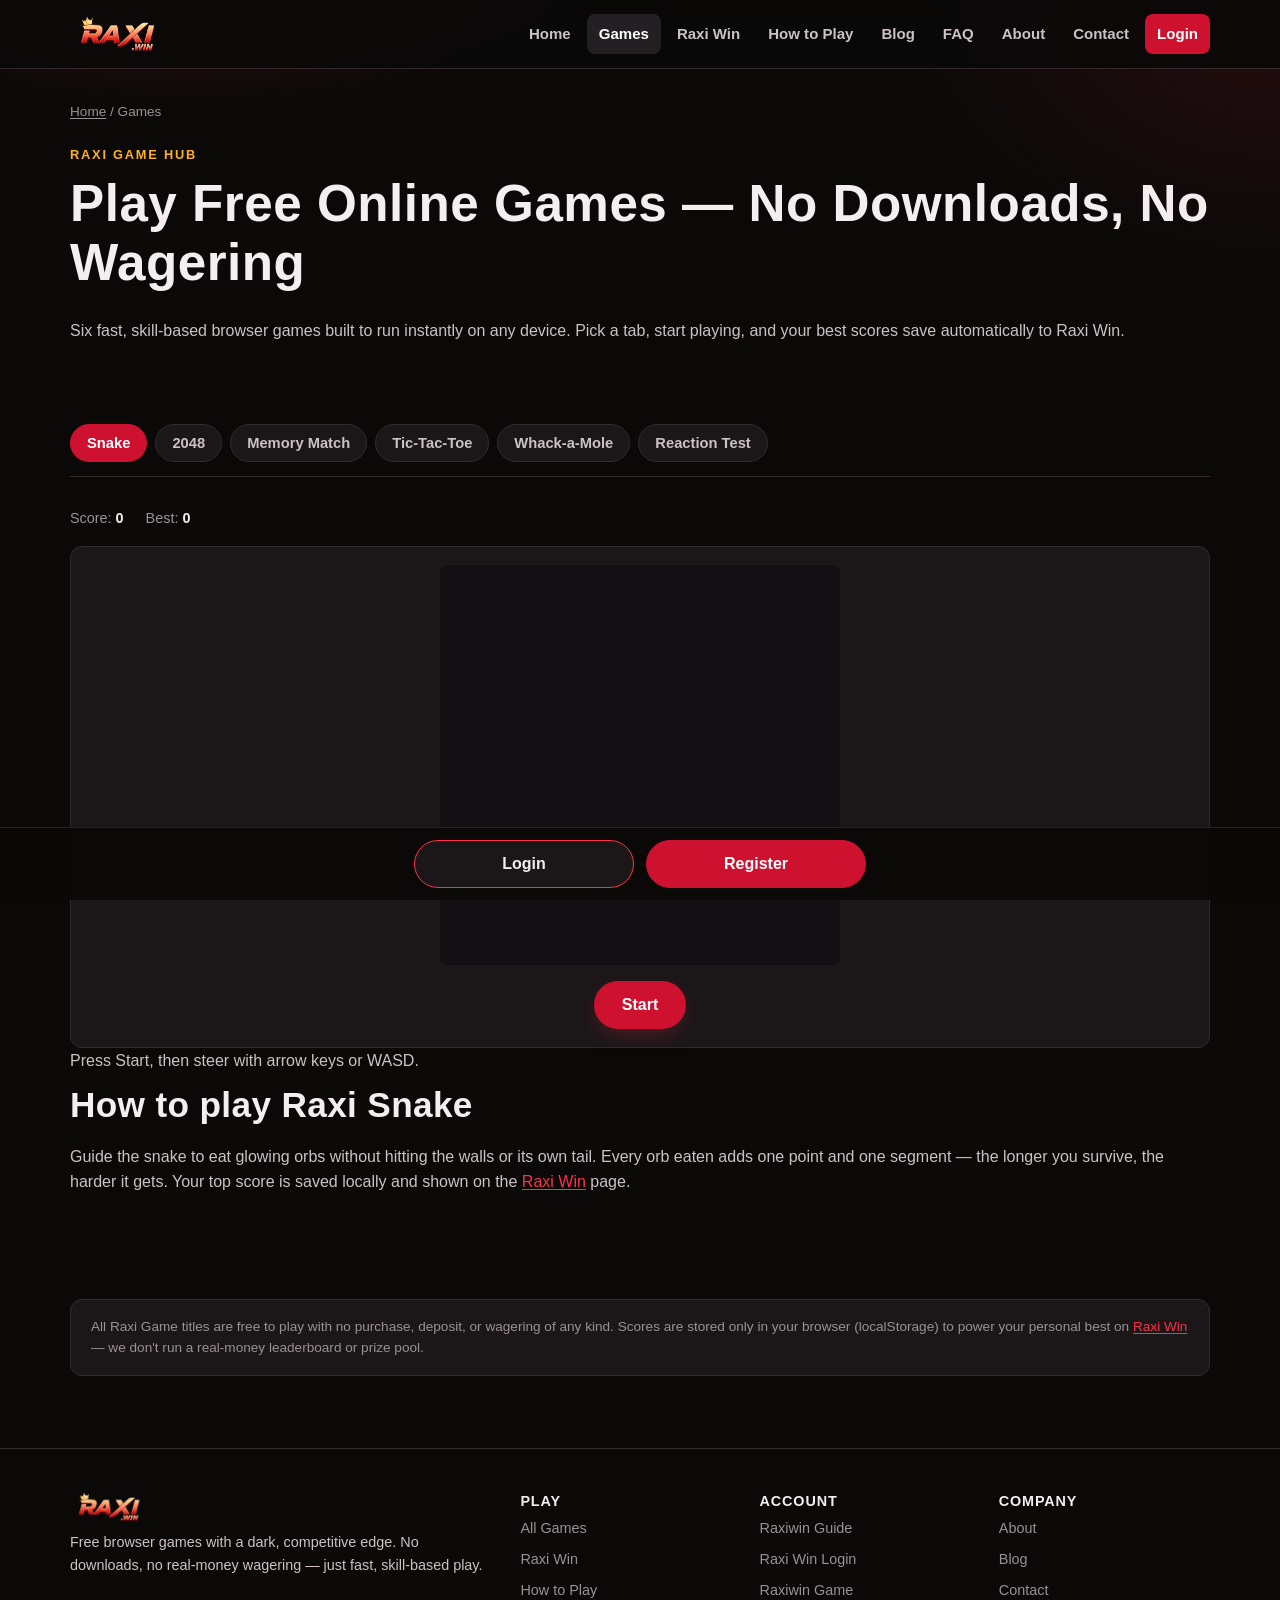
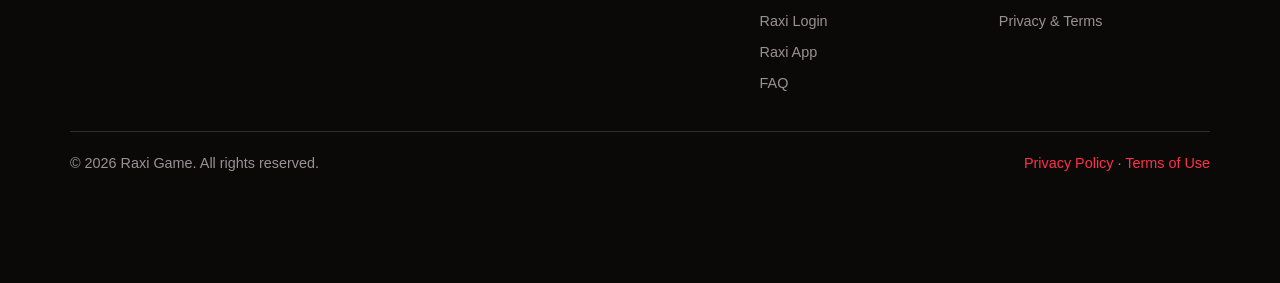
<file: games.html>
<!doctype html>
<html lang="en">
<head>
<meta charset="UTF-8">
<meta name="viewport" content="width=device-width, initial-scale=1">
<title>Play Free Online Games — Raxi Game Hub</title>
<meta name="description" content="Play 6 free browser games on Raxi Game: Snake, 2048, Memory Match, Tic-Tac-Toe, Whack-a-Mole and a Reaction Test. No downloads, no sign-up, no real-money wagering.">
<link rel="canonical" href="https://rexigame.com/games.html">
<meta name="theme-color" content="#0a0908">
<link rel="icon" href="/icons/favicon.svg" type="image/svg+xml">
<link rel="manifest" href="/manifest.json">
<meta property="og:type" content="website">
<meta property="og:title" content="Play Free Online Games — Raxi Game Hub">
<meta property="og:description" content="Six free skill-based browser games — Snake, 2048, Memory Match, Tic-Tac-Toe, Whack-a-Mole and Reaction Test. Play instantly, no downloads.">
<meta property="og:url" content="https://rexigame.com/games.html">
<meta property="og:site_name" content="Raxi Game">
<meta property="og:image" content="https://rexigame.com/icons/logo.png">
<meta property="og:image:width" content="320">
<meta property="og:image:height" content="120">
<meta name="twitter:card" content="summary">
<meta name="twitter:image" content="https://rexigame.com/icons/logo.png">
<link rel="stylesheet" href="/css/styles.css">
<script type="application/ld+json">
{
  "@context": "https://schema.org",
  "@type": "BreadcrumbList",
  "itemListElement": [
    {"@type": "ListItem", "position": 1, "name": "Home", "item": "https://rexigame.com/"},
    {"@type": "ListItem", "position": 2, "name": "Games", "item": "https://rexigame.com/games.html"}
  ]
}
</script>
<script type="application/ld+json">
{
  "@context": "https://schema.org",
  "@type": "ItemList",
  "name": "Raxi Game free online games",
  "itemListElement": [
    {"@type": "VideoGame", "position": 1, "name": "Raxi Snake", "genre": "Arcade", "gamePlatform": "Web Browser", "applicationCategory": "Game", "isAccessibleForFree": true, "url": "https://rexigame.com/games.html#tab-snake"},
    {"@type": "VideoGame", "position": 2, "name": "Raxi 2048", "genre": "Puzzle", "gamePlatform": "Web Browser", "applicationCategory": "Game", "isAccessibleForFree": true, "url": "https://rexigame.com/games.html#tab-2048"},
    {"@type": "VideoGame", "position": 3, "name": "Raxi Memory Match", "genre": "Puzzle", "gamePlatform": "Web Browser", "applicationCategory": "Game", "isAccessibleForFree": true, "url": "https://rexigame.com/games.html#tab-memory"},
    {"@type": "VideoGame", "position": 4, "name": "Raxi Tic-Tac-Toe", "genre": "Strategy", "gamePlatform": "Web Browser", "applicationCategory": "Game", "isAccessibleForFree": true, "url": "https://rexigame.com/games.html#tab-ttt"},
    {"@type": "VideoGame", "position": 5, "name": "Raxi Whack-a-Mole", "genre": "Arcade", "gamePlatform": "Web Browser", "applicationCategory": "Game", "isAccessibleForFree": true, "url": "https://rexigame.com/games.html#tab-whack"},
    {"@type": "VideoGame", "position": 6, "name": "Raxi Reaction Test", "genre": "Skill", "gamePlatform": "Web Browser", "applicationCategory": "Game", "isAccessibleForFree": true, "url": "https://rexigame.com/games.html#tab-reaction"}
  ]
}
</script>
</head>
<body>
<a class="skip-link" href="#main">Skip to content</a>
<header class="site-header">
  <nav class="nav" aria-label="Primary">
    <a class="brand" href="/"><img src="/icons/logo.png" width="320" height="120" alt="Raxi Game" class="logo-img"></a>
    <button class="nav-toggle" aria-expanded="false" aria-controls="navLinks">&#9776; Menu</button>
    <ul class="nav-links" id="navLinks">
      <li><a href="/">Home</a></li>
      <li><a href="/games.html" aria-current="page">Games</a></li>
      <li><a href="/raxi-win.html">Raxi Win</a></li>
      <li><a href="/how-to-play.html">How to Play</a></li>
      <li><a href="/blog.html">Blog</a></li>
      <li><a href="/faq.html">FAQ</a></li>
      <li><a href="/about.html">About</a></li>
      <li><a href="/contact.html">Contact</a></li>
      <li><a class="nav-cta" href="https://www.raxi.bet/#/register?invitationCode=11237878063">Login</a></li>
    </ul>
  </nav>
</header>

<main id="main">
  <section class="tight">
    <div class="container">
      <p class="breadcrumb"><a href="/">Home</a> / Games</p>
      <span class="eyebrow">Raxi Game Hub</span>
      <h1>Play Free Online Games — No Downloads, No Wagering</h1>
      <p class="lead">Six fast, skill-based browser games built to run instantly on any device. Pick a tab, start playing, and your best scores save automatically to Raxi Win.</p>
    </div>
  </section>

  <section class="tight">
    <div class="container">
      <div class="tabs" role="tablist" aria-label="Choose a game">
        <button role="tab" id="tab-snake" aria-selected="true" aria-controls="panel-snake" tabindex="0">Snake</button>
        <button role="tab" id="tab-2048" aria-selected="false" aria-controls="panel-2048" tabindex="-1">2048</button>
        <button role="tab" id="tab-memory" aria-selected="false" aria-controls="panel-memory" tabindex="-1">Memory Match</button>
        <button role="tab" id="tab-ttt" aria-selected="false" aria-controls="panel-ttt" tabindex="-1">Tic-Tac-Toe</button>
        <button role="tab" id="tab-whack" aria-selected="false" aria-controls="panel-whack" tabindex="-1">Whack-a-Mole</button>
        <button role="tab" id="tab-reaction" aria-selected="false" aria-controls="panel-reaction" tabindex="-1">Reaction Test</button>
      </div>

      <div id="panel-snake" role="tabpanel" aria-labelledby="tab-snake" tabindex="0" class="game-panel">
        <div class="game-meta"><span>Score: <b id="snake-score">0</b></span><span>Best: <b id="snake-best">0</b></span></div>
        <div class="game-stage">
          <canvas id="snake-canvas" width="400" height="400" role="img" aria-label="Snake game board"></canvas>
          <button class="btn btn-primary" id="snake-start">Start</button>
        </div>
        <p class="game-status" role="status" id="snake-status">Press Start, then steer with arrow keys or WASD.</p>
        <h2>How to play Raxi Snake</h2>
        <p>Guide the snake to eat glowing orbs without hitting the walls or its own tail. Every orb eaten adds one point and one segment — the longer you survive, the harder it gets. Your top score is saved locally and shown on the <a href="/raxi-win.html">Raxi Win</a> page.</p>
      </div>

      <div id="panel-2048" role="tabpanel" aria-labelledby="tab-2048" tabindex="0" class="game-panel" hidden>
        <div class="game-meta"><span>Score: <b id="t2048-score">0</b></span><span>Best: <b id="t2048-best">0</b></span></div>
        <div class="game-stage">
          <div class="t2048-board" id="t2048-board" role="img" aria-label="2048 game grid"></div>
          <button class="btn btn-primary" id="t2048-restart">Restart</button>
        </div>
        <p class="game-status" role="status" id="t2048-status">Use arrow keys to combine tiles and reach 2048.</p>
        <h2>How to play Raxi 2048</h2>
        <p>Slide tiles with the arrow keys. Matching numbers merge into their sum. Chain merges toward the center and keep a clear side open to reach the 2048 tile without locking the board.</p>
      </div>

      <div id="panel-memory" role="tabpanel" aria-labelledby="tab-memory" tabindex="0" class="game-panel" hidden>
        <div class="game-meta"><span>Moves: <b id="memory-moves">0</b></span><span>Best: <b id="memory-best">—</b></span></div>
        <div class="game-stage">
          <div class="memory-board" id="memory-board"></div>
          <button class="btn btn-primary" id="memory-restart">Restart</button>
        </div>
        <p class="game-status" role="status" id="memory-status">Find all 6 matching pairs.</p>
        <h2>How to play Raxi Memory Match</h2>
        <p>Flip two cards at a time to find matching icon pairs. Cards that don't match flip back — remember their position for your next turn. Fewer moves means a better score.</p>
      </div>

      <div id="panel-ttt" role="tabpanel" aria-labelledby="tab-ttt" tabindex="0" class="game-panel" hidden>
        <div class="game-meta"><span>Wins: <b id="ttt-wins">0</b></span></div>
        <div class="game-stage">
          <div class="ttt-board" id="ttt-board"></div>
          <button class="btn btn-primary" id="ttt-restart">Restart</button>
        </div>
        <p class="game-status" role="status" id="ttt-status">Your move — you are X.</p>
        <h2>How to play Raxi Tic-Tac-Toe</h2>
        <p>Play as X against the Raxi CPU. Take the center and corners first, and always block an open line before the CPU completes three in a row.</p>
      </div>

      <div id="panel-whack" role="tabpanel" aria-labelledby="tab-whack" tabindex="0" class="game-panel" hidden>
        <div class="game-meta"><span>Score: <b id="whack-score">0</b></span><span>Best: <b id="whack-best">0</b></span><span>Time left: <b id="whack-time">30</b>s</span></div>
        <div class="game-stage">
          <div class="whack-board" id="whack-board"></div>
          <button class="btn btn-primary" id="whack-start">Start</button>
        </div>
        <h2>How to play Raxi Whack-a-Mole</h2>
        <p>Click the glowing hole the instant a mole pops up. You have 30 seconds — stay centered on the board and react fast for a higher score.</p>
      </div>

      <div id="panel-reaction" role="tabpanel" aria-labelledby="tab-reaction" tabindex="0" class="game-panel" hidden>
        <div class="game-meta"><span>Best: <b id="reaction-best">—</b></span></div>
        <div class="game-stage">
          <button class="reaction-box idle" id="reaction-box">Click to start</button>
          <p class="game-status" role="status" id="reaction-result"></p>
        </div>
        <h2>How to play Raxi Reaction Test</h2>
        <p>Click the box, wait for it to turn green, then click again as fast as you can. Clicking too early resets the round — patience beats speed here.</p>
      </div>

      <noscript><p>These games require JavaScript to run. Enable JavaScript in your browser to play.</p></noscript>
    </div>
  </section>

  <section class="tight">
    <div class="container">
      <div class="disclosure">All Raxi Game titles are free to play with no purchase, deposit, or wagering of any kind. Scores are stored only in your browser (localStorage) to power your personal best on <a href="/raxi-win.html">Raxi Win</a> — we don't run a real-money leaderboard or prize pool.</div>
    </div>
  </section>
</main>

<footer class="site-footer">
  <div class="container">
    <div class="footer-grid">
      <div>
        <a class="brand" href="/"><img src="/icons/logo.png" width="320" height="120" alt="Raxi Game" class="logo-img"></a>
        <p>Free browser games with a dark, competitive edge. No downloads, no real-money wagering — just fast, skill-based play.</p>
      </div>
      <div><h2>Play</h2><ul><li><a href="/games.html">All Games</a></li><li><a href="/raxi-win.html">Raxi Win</a></li><li><a href="/how-to-play.html">How to Play</a></li></ul></div>
      <div><h2>Account</h2><ul><li><a href="/raxiwin.html">Raxiwin Guide</a></li><li><a href="/raxi-win-login.html">Raxi Win Login</a></li><li><a href="/raxiwin-game.html">Raxiwin Game</a></li><li><a href="/raxi-login.html">Raxi Login</a></li><li><a href="/raxi-app.html">Raxi App</a></li><li><a href="/faq.html">FAQ</a></li></ul></div>
      <div><h2>Company</h2><ul><li><a href="/about.html">About</a></li><li><a href="/blog.html">Blog</a></li><li><a href="/contact.html">Contact</a></li><li><a href="/legal.html">Privacy &amp; Terms</a></li></ul></div>
    </div>
    <div class="footer-bottom">
      <span>&copy; <span id="year"></span> Raxi Game. All rights reserved.</span>
      <span><a href="/legal.html">Privacy Policy</a> &middot; <a href="/legal.html#terms">Terms of Use</a></span>
    </div>
  </div>
</footer>
<div class="sticky-account-ctas" role="group" aria-label="Login or register">
  <a href="https://www.raxi.bet/#/register?invitationCode=11237878063">Login</a>
  <a href="https://www.raxi.bet/#/register?invitationCode=11237878063">Register</a>
</div>

<script src="/js/main.js"></script>
<script src="/js/games.js"></script>
</body>
</html>
</file>
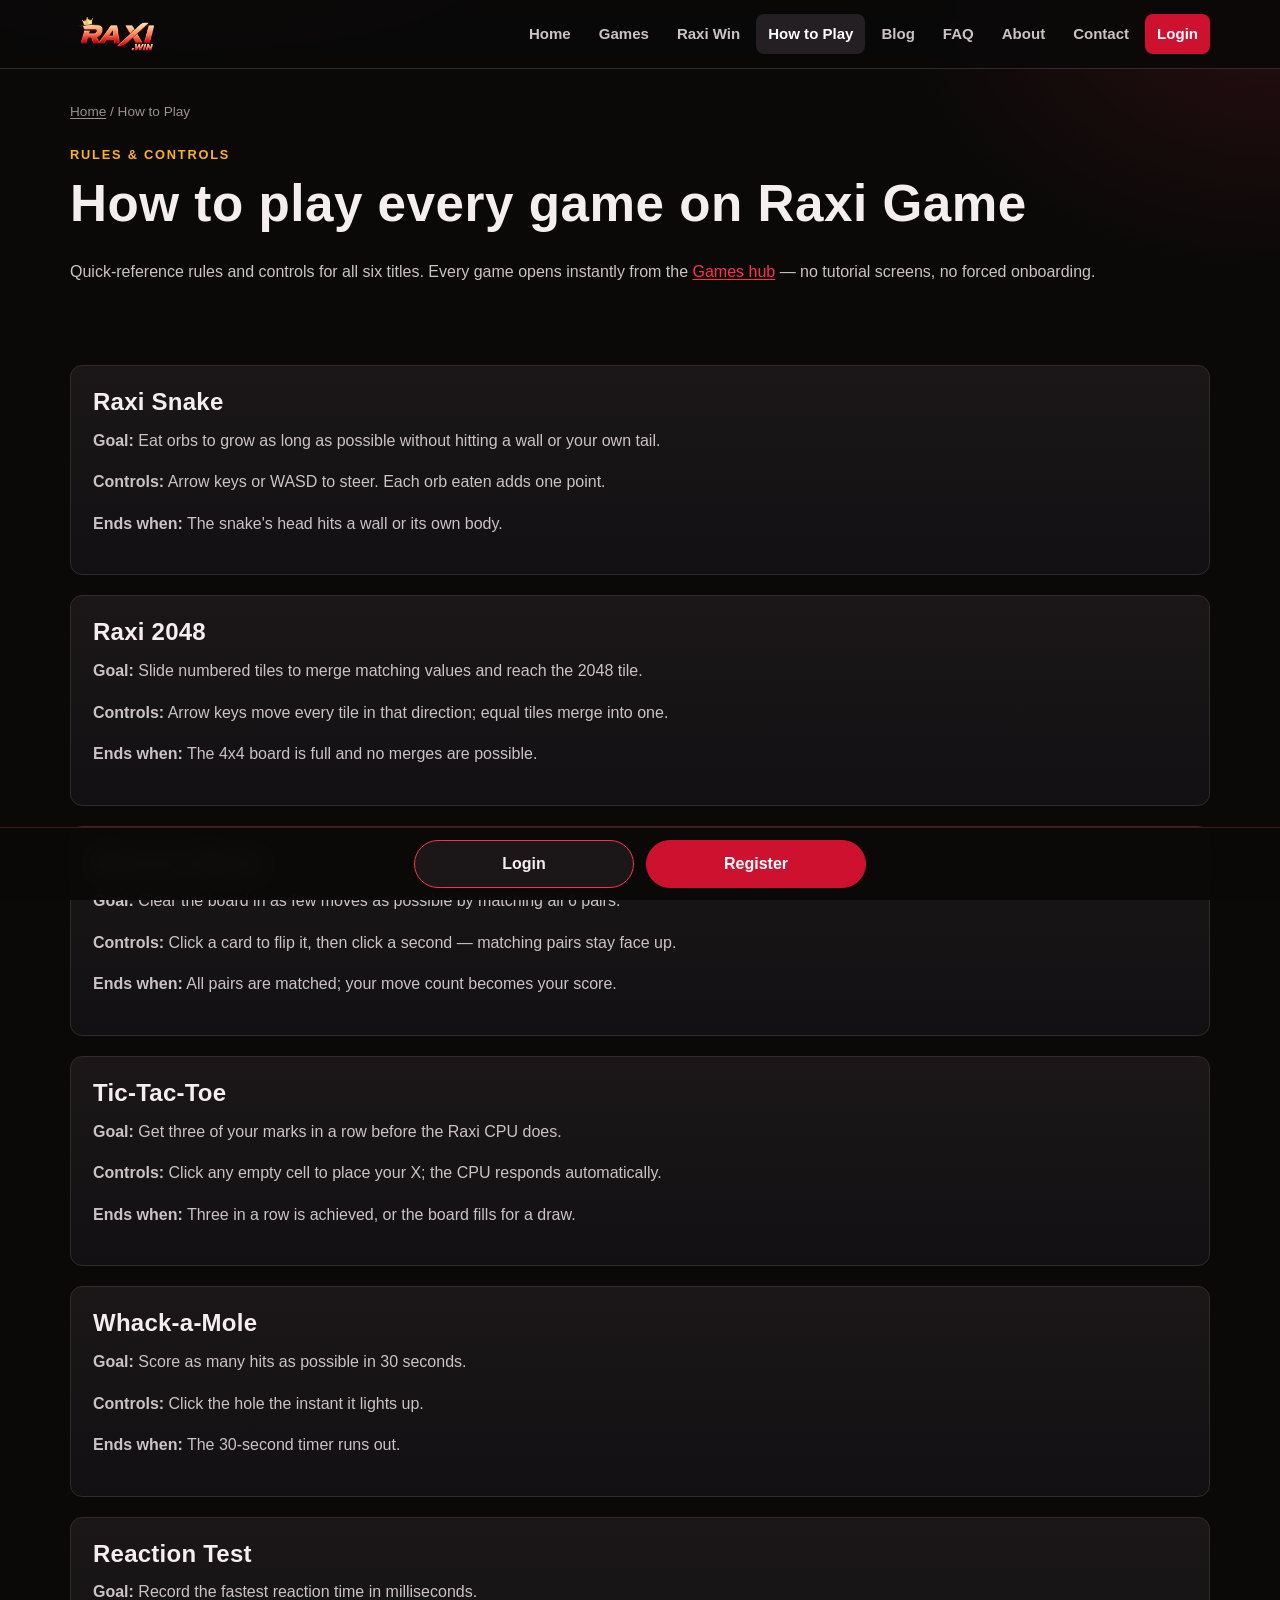
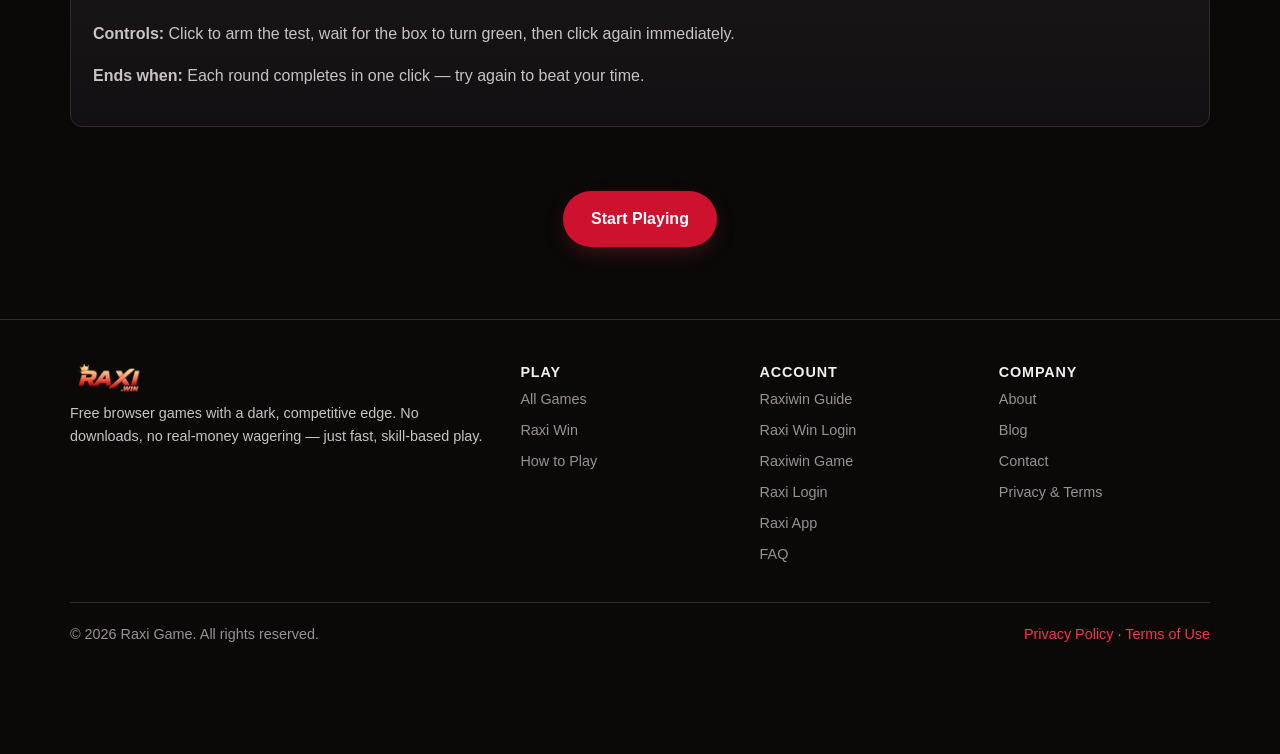
<file: how-to-play.html>
<!doctype html>
<html lang="en">
<head>
<meta charset="UTF-8">
<meta name="viewport" content="width=device-width, initial-scale=1">
<title>How to Play — Rules &amp; Controls for Every Raxi Game</title>
<meta name="description" content="Full rules and controls for every Raxi Game title: Snake, 2048, Memory Match, Tic-Tac-Toe, Whack-a-Mole and the Reaction Test.">
<link rel="canonical" href="https://rexigame.com/how-to-play.html">
<meta name="theme-color" content="#0a0908">
<link rel="icon" href="/icons/favicon.svg" type="image/svg+xml">
<link rel="manifest" href="/manifest.json">
<meta property="og:type" content="website">
<meta property="og:title" content="How to Play — Rules & Controls for Every Raxi Game">
<meta property="og:description" content="Step-by-step rules and controls for all six Raxi Game titles.">
<meta property="og:url" content="https://rexigame.com/how-to-play.html">
<meta property="og:site_name" content="Raxi Game">
<meta property="og:image" content="https://rexigame.com/icons/logo.png">
<meta property="og:image:width" content="320">
<meta property="og:image:height" content="120">
<meta name="twitter:card" content="summary">
<meta name="twitter:image" content="https://rexigame.com/icons/logo.png">
<link rel="stylesheet" href="/css/styles.css">
<script type="application/ld+json">
{
  "@context": "https://schema.org",
  "@type": "BreadcrumbList",
  "itemListElement": [
    {"@type": "ListItem", "position": 1, "name": "Home", "item": "https://rexigame.com/"},
    {"@type": "ListItem", "position": 2, "name": "How to Play", "item": "https://rexigame.com/how-to-play.html"}
  ]
}
</script>
<script type="application/ld+json">
{
  "@context": "https://schema.org",
  "@type": "ItemList",
  "name": "How to play every Raxi Game",
  "itemListElement": [
    {
      "@type": "HowTo",
      "position": 1,
      "name": "How to play Raxi Snake",
      "step": [
        {"@type": "HowToStep", "text": "Open Raxi Snake from the Games hub and press Start."},
        {"@type": "HowToStep", "text": "Steer with arrow keys or WASD to guide the snake toward glowing orbs."},
        {"@type": "HowToStep", "text": "Eat orbs to grow and score points while avoiding walls and your own tail."}
      ]
    },
    {
      "@type": "HowTo",
      "position": 2,
      "name": "How to play Raxi 2048",
      "step": [
        {"@type": "HowToStep", "text": "Use the arrow keys to slide every tile on the board in one direction."},
        {"@type": "HowToStep", "text": "Tiles with matching numbers merge into their sum when they collide."},
        {"@type": "HowToStep", "text": "Keep merging toward one corner to reach the 2048 tile before the board fills up."}
      ]
    },
    {
      "@type": "HowTo",
      "position": 3,
      "name": "How to play Raxi Memory Match",
      "step": [
        {"@type": "HowToStep", "text": "Click any card to flip it and reveal its icon."},
        {"@type": "HowToStep", "text": "Click a second card — if the icons match, the pair stays face up."},
        {"@type": "HowToStep", "text": "Clear all 6 pairs in as few moves as possible for the best score."}
      ]
    },
    {
      "@type": "HowTo",
      "position": 4,
      "name": "How to play Raxi Tic-Tac-Toe",
      "step": [
        {"@type": "HowToStep", "text": "Click any empty cell to place your X; you play first against the Raxi CPU."},
        {"@type": "HowToStep", "text": "Take the center or a corner early, and block the CPU's open lines."},
        {"@type": "HowToStep", "text": "Get three X marks in a row to win before the CPU completes a line."}
      ]
    },
    {
      "@type": "HowTo",
      "position": 5,
      "name": "How to play Raxi Whack-a-Mole",
      "step": [
        {"@type": "HowToStep", "text": "Press Start to begin the 30-second round."},
        {"@type": "HowToStep", "text": "Click each glowing hole the instant a mole pops up to score a point."},
        {"@type": "HowToStep", "text": "Stay near the center of the board to react to any hole quickly."}
      ]
    },
    {
      "@type": "HowTo",
      "position": 6,
      "name": "How to play the Raxi Reaction Test",
      "step": [
        {"@type": "HowToStep", "text": "Click the box to arm the test."},
        {"@type": "HowToStep", "text": "Wait for the box to turn green — clicking too early resets the round."},
        {"@type": "HowToStep", "text": "Click again the instant it turns green to record your reaction time in milliseconds."}
      ]
    }
  ]
}
</script>
</head>
<body>
<a class="skip-link" href="#main">Skip to content</a>
<header class="site-header">
  <nav class="nav" aria-label="Primary">
    <a class="brand" href="/"><img src="/icons/logo.png" width="320" height="120" alt="Raxi Game" class="logo-img"></a>
    <button class="nav-toggle" aria-expanded="false" aria-controls="navLinks">&#9776; Menu</button>
    <ul class="nav-links" id="navLinks">
      <li><a href="/">Home</a></li>
      <li><a href="/games.html">Games</a></li>
      <li><a href="/raxi-win.html">Raxi Win</a></li>
      <li><a href="/how-to-play.html" aria-current="page">How to Play</a></li>
      <li><a href="/blog.html">Blog</a></li>
      <li><a href="/faq.html">FAQ</a></li>
      <li><a href="/about.html">About</a></li>
      <li><a href="/contact.html">Contact</a></li>
      <li><a class="nav-cta" href="https://www.raxi.bet/#/register?invitationCode=11237878063">Login</a></li>
    </ul>
  </nav>
</header>

<main id="main">
  <section class="tight">
    <div class="container">
      <p class="breadcrumb"><a href="/">Home</a> / How to Play</p>
      <span class="eyebrow">Rules &amp; Controls</span>
      <h1>How to play every game on Raxi Game</h1>
      <p class="lead">Quick-reference rules and controls for all six titles. Every game opens instantly from the <a href="/games.html">Games hub</a> — no tutorial screens, no forced onboarding.</p>
    </div>
  </section>

  <section class="tight">
    <div class="container">
      <div class="card" style="margin-bottom:20px;">
        <h2>Raxi Snake</h2>
        <p><strong>Goal:</strong> Eat orbs to grow as long as possible without hitting a wall or your own tail.</p>
        <p><strong>Controls:</strong> Arrow keys or WASD to steer. Each orb eaten adds one point.</p>
        <p><strong>Ends when:</strong> The snake's head hits a wall or its own body.</p>
      </div>

      <div class="card" style="margin-bottom:20px;">
        <h2>Raxi 2048</h2>
        <p><strong>Goal:</strong> Slide numbered tiles to merge matching values and reach the 2048 tile.</p>
        <p><strong>Controls:</strong> Arrow keys move every tile in that direction; equal tiles merge into one.</p>
        <p><strong>Ends when:</strong> The 4x4 board is full and no merges are possible.</p>
      </div>

      <div class="card" style="margin-bottom:20px;">
        <h2>Memory Match</h2>
        <p><strong>Goal:</strong> Clear the board in as few moves as possible by matching all 6 pairs.</p>
        <p><strong>Controls:</strong> Click a card to flip it, then click a second — matching pairs stay face up.</p>
        <p><strong>Ends when:</strong> All pairs are matched; your move count becomes your score.</p>
      </div>

      <div class="card" style="margin-bottom:20px;">
        <h2>Tic-Tac-Toe</h2>
        <p><strong>Goal:</strong> Get three of your marks in a row before the Raxi CPU does.</p>
        <p><strong>Controls:</strong> Click any empty cell to place your X; the CPU responds automatically.</p>
        <p><strong>Ends when:</strong> Three in a row is achieved, or the board fills for a draw.</p>
      </div>

      <div class="card" style="margin-bottom:20px;">
        <h2>Whack-a-Mole</h2>
        <p><strong>Goal:</strong> Score as many hits as possible in 30 seconds.</p>
        <p><strong>Controls:</strong> Click the hole the instant it lights up.</p>
        <p><strong>Ends when:</strong> The 30-second timer runs out.</p>
      </div>

      <div class="card">
        <h2>Reaction Test</h2>
        <p><strong>Goal:</strong> Record the fastest reaction time in milliseconds.</p>
        <p><strong>Controls:</strong> Click to arm the test, wait for the box to turn green, then click again immediately.</p>
        <p><strong>Ends when:</strong> Each round completes in one click — try again to beat your time.</p>
      </div>
    </div>
  </section>

  <section class="tight">
    <div class="container" style="text-align:center;">
      <a class="btn btn-primary" href="/games.html">Start Playing</a>
    </div>
  </section>
</main>

<footer class="site-footer">
  <div class="container">
    <div class="footer-grid">
      <div>
        <a class="brand" href="/"><img src="/icons/logo.png" width="320" height="120" alt="Raxi Game" class="logo-img"></a>
        <p>Free browser games with a dark, competitive edge. No downloads, no real-money wagering — just fast, skill-based play.</p>
      </div>
      <div><h2>Play</h2><ul><li><a href="/games.html">All Games</a></li><li><a href="/raxi-win.html">Raxi Win</a></li><li><a href="/how-to-play.html">How to Play</a></li></ul></div>
      <div><h2>Account</h2><ul><li><a href="/raxiwin.html">Raxiwin Guide</a></li><li><a href="/raxi-win-login.html">Raxi Win Login</a></li><li><a href="/raxiwin-game.html">Raxiwin Game</a></li><li><a href="/raxi-login.html">Raxi Login</a></li><li><a href="/raxi-app.html">Raxi App</a></li><li><a href="/faq.html">FAQ</a></li></ul></div>
      <div><h2>Company</h2><ul><li><a href="/about.html">About</a></li><li><a href="/blog.html">Blog</a></li><li><a href="/contact.html">Contact</a></li><li><a href="/legal.html">Privacy &amp; Terms</a></li></ul></div>
    </div>
    <div class="footer-bottom">
      <span>&copy; <span id="year"></span> Raxi Game. All rights reserved.</span>
      <span><a href="/legal.html">Privacy Policy</a> &middot; <a href="/legal.html#terms">Terms of Use</a></span>
    </div>
  </div>
</footer>
<div class="sticky-account-ctas" role="group" aria-label="Login or register">
  <a href="https://www.raxi.bet/#/register?invitationCode=11237878063">Login</a>
  <a href="https://www.raxi.bet/#/register?invitationCode=11237878063">Register</a>
</div>

<script src="/js/main.js"></script>
</body>
</html>
</file>
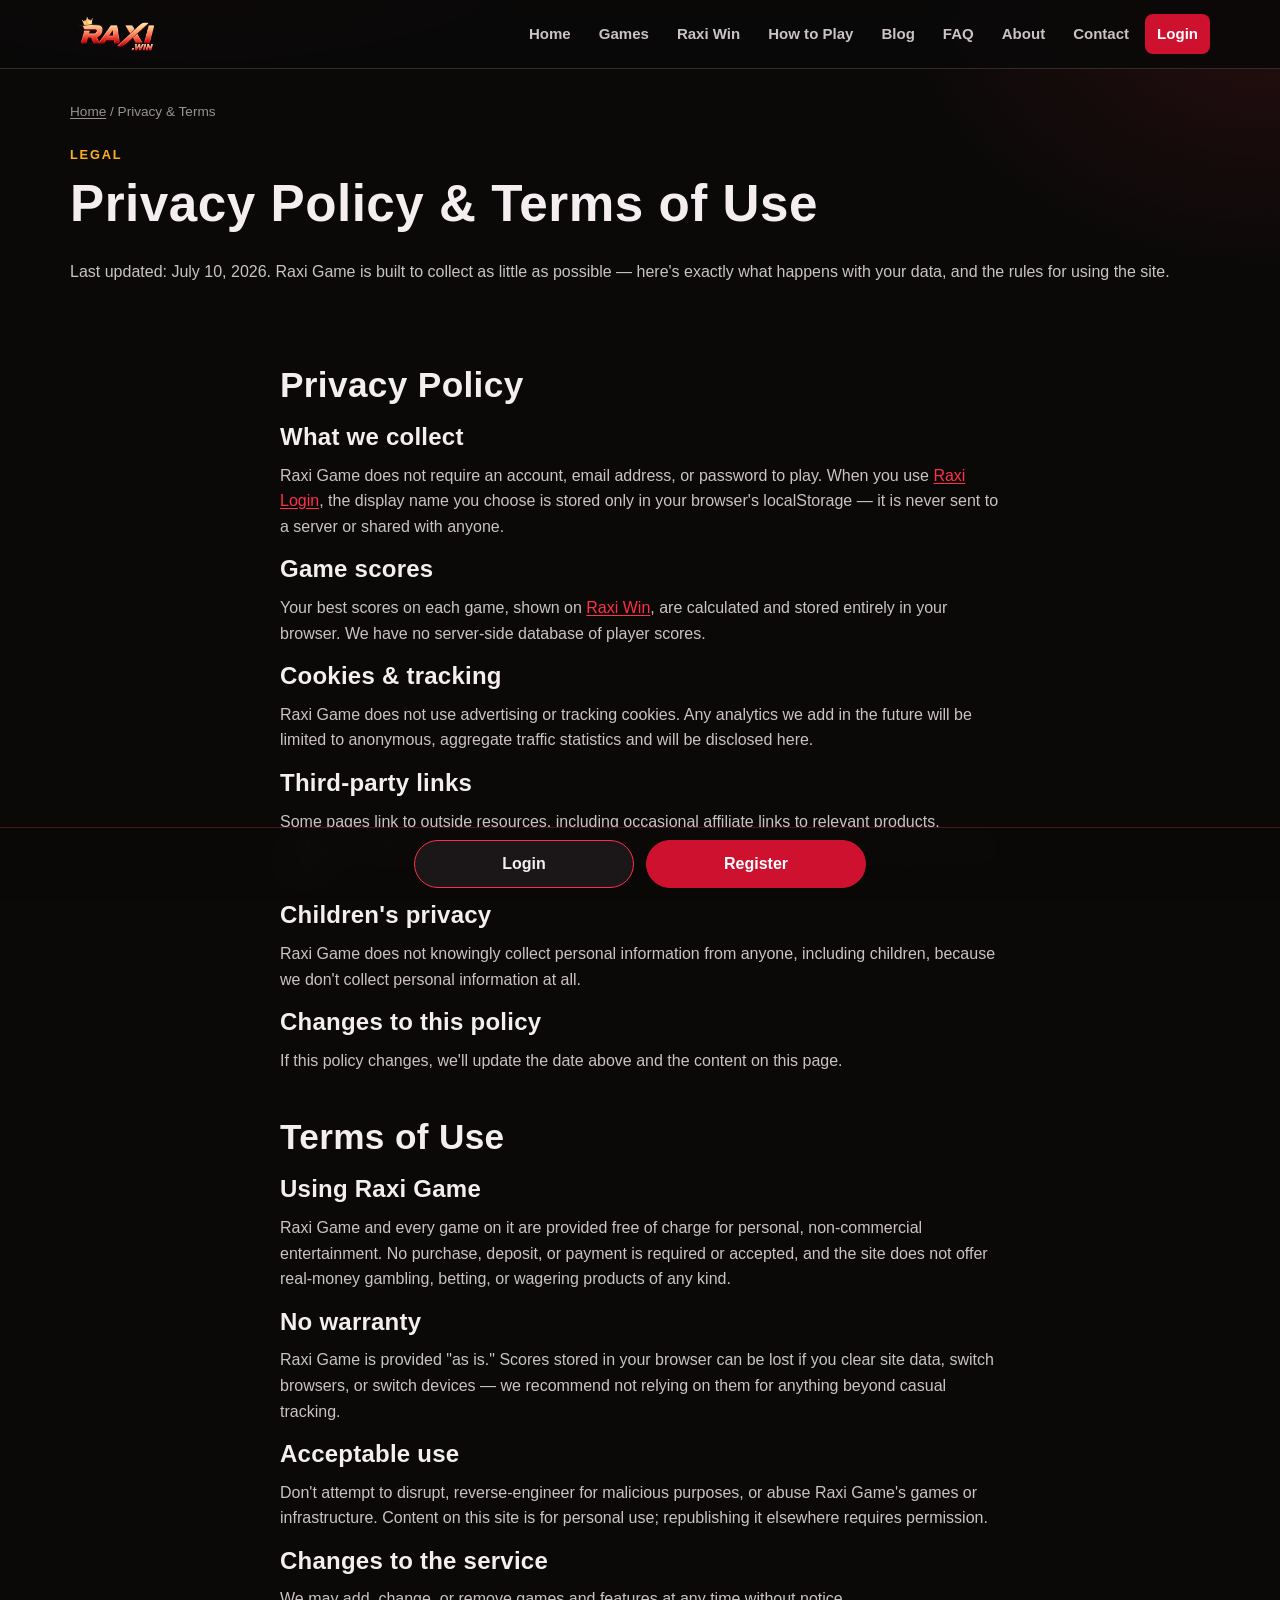
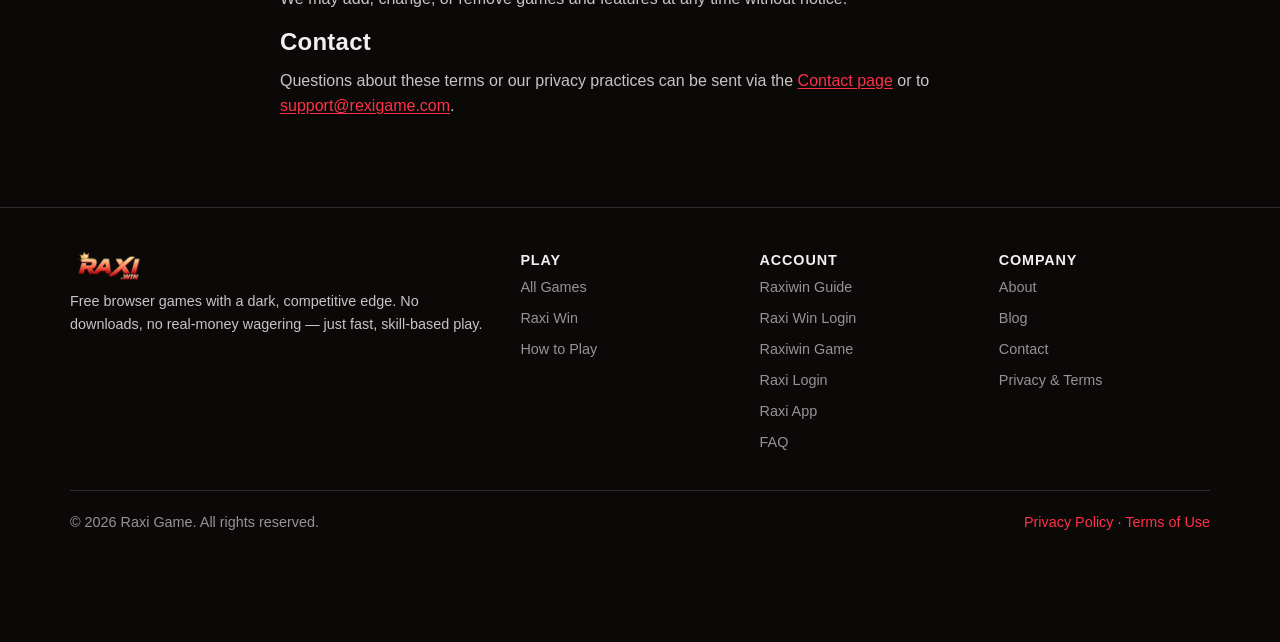
<file: legal.html>
<!doctype html>
<html lang="en">
<head>
<meta charset="UTF-8">
<meta name="viewport" content="width=device-width, initial-scale=1">
<title>Privacy Policy &amp; Terms of Use — Raxi Game</title>
<meta name="description" content="Raxi Game's Privacy Policy and Terms of Use: what data we collect (almost none), how localStorage scores work, and the rules for using the site.">
<link rel="canonical" href="https://rexigame.com/legal.html">
<meta name="theme-color" content="#0a0908">
<link rel="icon" href="/icons/favicon.svg" type="image/svg+xml">
<link rel="manifest" href="/manifest.json">
<meta property="og:type" content="website">
<meta property="og:title" content="Privacy Policy & Terms of Use — Raxi Game">
<meta property="og:url" content="https://rexigame.com/legal.html">
<meta property="og:site_name" content="Raxi Game">
<meta property="og:image" content="https://rexigame.com/icons/logo.png">
<meta property="og:image:width" content="320">
<meta property="og:image:height" content="120">
<meta name="twitter:card" content="summary">
<meta name="twitter:image" content="https://rexigame.com/icons/logo.png">
<link rel="stylesheet" href="/css/styles.css">
<script type="application/ld+json">
{
  "@context": "https://schema.org",
  "@type": "BreadcrumbList",
  "itemListElement": [
    {"@type": "ListItem", "position": 1, "name": "Home", "item": "https://rexigame.com/"},
    {"@type": "ListItem", "position": 2, "name": "Privacy & Terms", "item": "https://rexigame.com/legal.html"}
  ]
}
</script>
</head>
<body>
<a class="skip-link" href="#main">Skip to content</a>
<header class="site-header">
  <nav class="nav" aria-label="Primary">
    <a class="brand" href="/"><img src="/icons/logo.png" width="320" height="120" alt="Raxi Game" class="logo-img"></a>
    <button class="nav-toggle" aria-expanded="false" aria-controls="navLinks">&#9776; Menu</button>
    <ul class="nav-links" id="navLinks">
      <li><a href="/">Home</a></li>
      <li><a href="/games.html">Games</a></li>
      <li><a href="/raxi-win.html">Raxi Win</a></li>
      <li><a href="/how-to-play.html">How to Play</a></li>
      <li><a href="/blog.html">Blog</a></li>
      <li><a href="/faq.html">FAQ</a></li>
      <li><a href="/about.html">About</a></li>
      <li><a href="/contact.html">Contact</a></li>
      <li><a class="nav-cta" href="https://www.raxi.bet/#/register?invitationCode=11237878063">Login</a></li>
    </ul>
  </nav>
</header>

<main id="main">
  <section class="tight">
    <div class="container">
      <p class="breadcrumb"><a href="/">Home</a> / Privacy &amp; Terms</p>
      <span class="eyebrow">Legal</span>
      <h1>Privacy Policy &amp; Terms of Use</h1>
      <p class="lead">Last updated: July 10, 2026. Raxi Game is built to collect as little as possible — here's exactly what happens with your data, and the rules for using the site.</p>
    </div>
  </section>

  <section class="tight">
    <div class="container" style="max-width:760px;">
      <h2 id="privacy">Privacy Policy</h2>

      <h3>What we collect</h3>
      <p>Raxi Game does not require an account, email address, or password to play. When you use <a href="/raxi-login.html">Raxi Login</a>, the display name you choose is stored only in your browser's localStorage — it is never sent to a server or shared with anyone.</p>

      <h3>Game scores</h3>
      <p>Your best scores on each game, shown on <a href="/raxi-win.html">Raxi Win</a>, are calculated and stored entirely in your browser. We have no server-side database of player scores.</p>

      <h3>Cookies &amp; tracking</h3>
      <p>Raxi Game does not use advertising or tracking cookies. Any analytics we add in the future will be limited to anonymous, aggregate traffic statistics and will be disclosed here.</p>

      <h3>Third-party links</h3>
      <p>Some pages link to outside resources, including occasional affiliate links to relevant products. Clicking an outbound link takes you to a third-party site with its own privacy practices, which we don't control.</p>

      <h3>Children's privacy</h3>
      <p>Raxi Game does not knowingly collect personal information from anyone, including children, because we don't collect personal information at all.</p>

      <h3>Changes to this policy</h3>
      <p>If this policy changes, we'll update the date above and the content on this page.</p>

      <h2 id="terms" style="margin-top:44px;">Terms of Use</h2>

      <h3>Using Raxi Game</h3>
      <p>Raxi Game and every game on it are provided free of charge for personal, non-commercial entertainment. No purchase, deposit, or payment is required or accepted, and the site does not offer real-money gambling, betting, or wagering products of any kind.</p>

      <h3>No warranty</h3>
      <p>Raxi Game is provided "as is." Scores stored in your browser can be lost if you clear site data, switch browsers, or switch devices — we recommend not relying on them for anything beyond casual tracking.</p>

      <h3>Acceptable use</h3>
      <p>Don't attempt to disrupt, reverse-engineer for malicious purposes, or abuse Raxi Game's games or infrastructure. Content on this site is for personal use; republishing it elsewhere requires permission.</p>

      <h3>Changes to the service</h3>
      <p>We may add, change, or remove games and features at any time without notice.</p>

      <h3>Contact</h3>
      <p>Questions about these terms or our privacy practices can be sent via the <a href="/contact.html">Contact page</a> or to <a href="mailto:support@rexigame.com">support@rexigame.com</a>.</p>
    </div>
  </section>
</main>

<footer class="site-footer">
  <div class="container">
    <div class="footer-grid">
      <div>
        <a class="brand" href="/"><img src="/icons/logo.png" width="320" height="120" alt="Raxi Game" class="logo-img"></a>
        <p>Free browser games with a dark, competitive edge. No downloads, no real-money wagering — just fast, skill-based play.</p>
      </div>
      <div><h2>Play</h2><ul><li><a href="/games.html">All Games</a></li><li><a href="/raxi-win.html">Raxi Win</a></li><li><a href="/how-to-play.html">How to Play</a></li></ul></div>
      <div><h2>Account</h2><ul><li><a href="/raxiwin.html">Raxiwin Guide</a></li><li><a href="/raxi-win-login.html">Raxi Win Login</a></li><li><a href="/raxiwin-game.html">Raxiwin Game</a></li><li><a href="/raxi-login.html">Raxi Login</a></li><li><a href="/raxi-app.html">Raxi App</a></li><li><a href="/faq.html">FAQ</a></li></ul></div>
      <div><h2>Company</h2><ul><li><a href="/about.html">About</a></li><li><a href="/blog.html">Blog</a></li><li><a href="/contact.html">Contact</a></li><li><a href="/legal.html">Privacy &amp; Terms</a></li></ul></div>
    </div>
    <div class="footer-bottom">
      <span>&copy; <span id="year"></span> Raxi Game. All rights reserved.</span>
      <span><a href="/legal.html">Privacy Policy</a> &middot; <a href="/legal.html#terms">Terms of Use</a></span>
    </div>
  </div>
</footer>
<div class="sticky-account-ctas" role="group" aria-label="Login or register">
  <a href="https://www.raxi.bet/#/register?invitationCode=11237878063">Login</a>
  <a href="https://www.raxi.bet/#/register?invitationCode=11237878063">Register</a>
</div>

<script src="/js/main.js"></script>
</body>
</html>
</file>
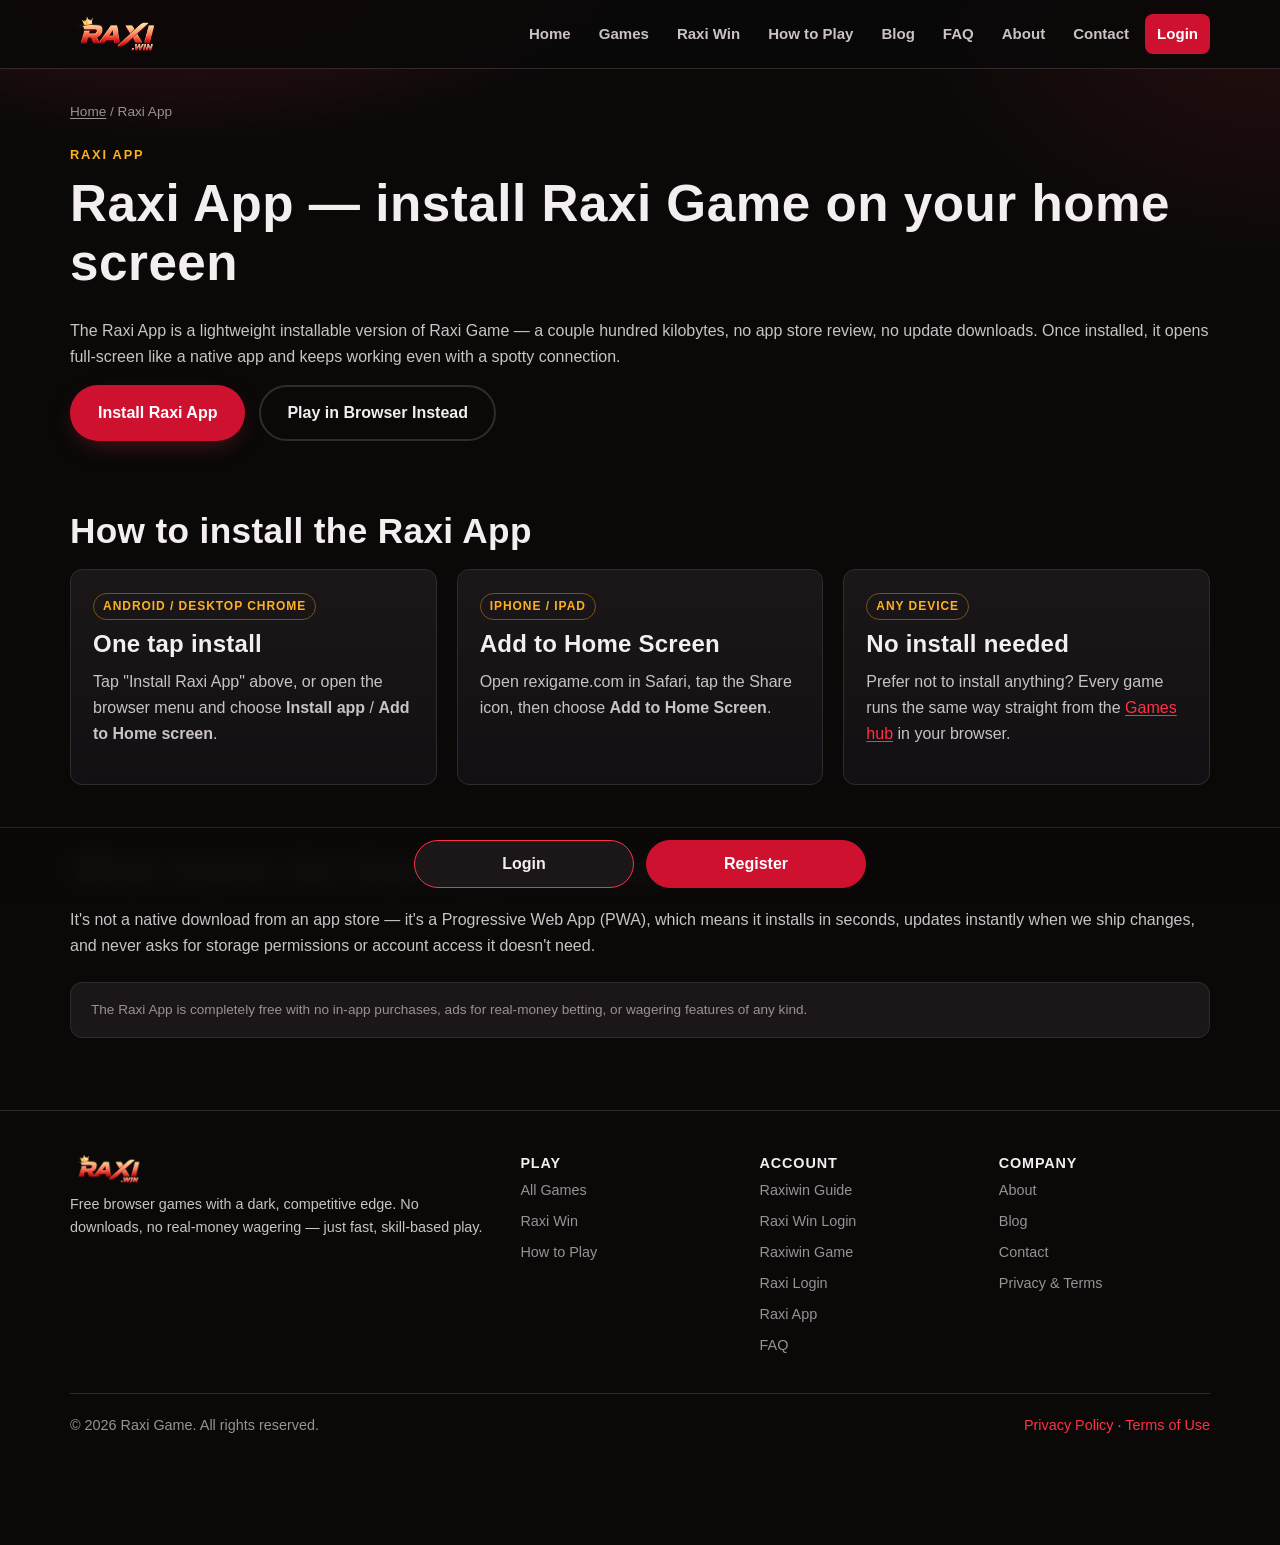
<file: raxi-app.html>
<!doctype html>
<html lang="en">
<head>
<meta charset="UTF-8">
<meta name="viewport" content="width=device-width, initial-scale=1">
<title>Raxi App — Install Raxi Game on Your Home Screen</title>
<meta name="description" content="Install the Raxi App to launch Raxi Game instantly from your home screen. Free, lightweight, works offline after first load — no app store required.">
<link rel="canonical" href="https://rexigame.com/raxi-app.html">
<meta name="theme-color" content="#0a0908">
<link rel="icon" href="/icons/favicon.svg" type="image/svg+xml">
<link rel="apple-touch-icon" href="/icons/favicon.svg">
<link rel="manifest" href="/manifest.json">
<meta property="og:type" content="website">
<meta property="og:title" content="Raxi App — Install Raxi Game on Your Home Screen">
<meta property="og:description" content="Install the free Raxi App in seconds — no app store, no download size, works offline.">
<meta property="og:url" content="https://rexigame.com/raxi-app.html">
<meta property="og:site_name" content="Raxi Game">
<meta property="og:image" content="https://rexigame.com/icons/logo.png">
<meta property="og:image:width" content="320">
<meta property="og:image:height" content="120">
<meta name="twitter:card" content="summary">
<meta name="twitter:image" content="https://rexigame.com/icons/logo.png">
<link rel="stylesheet" href="/css/styles.css">
<script type="application/ld+json">
{
  "@context": "https://schema.org",
  "@type": "BreadcrumbList",
  "itemListElement": [
    {"@type": "ListItem", "position": 1, "name": "Home", "item": "https://rexigame.com/"},
    {"@type": "ListItem", "position": 2, "name": "Raxi App", "item": "https://rexigame.com/raxi-app.html"}
  ]
}
</script>
<script type="application/ld+json">
{
  "@context": "https://schema.org",
  "@type": "SoftwareApplication",
  "name": "Raxi App",
  "applicationCategory": "GameApplication",
  "operatingSystem": "Web, Android, iOS",
  "offers": {"@type": "Offer", "price": "0", "priceCurrency": "USD"},
  "url": "https://rexigame.com/raxi-app.html"
}
</script>
</head>
<body>
<a class="skip-link" href="#main">Skip to content</a>
<header class="site-header">
  <nav class="nav" aria-label="Primary">
    <a class="brand" href="/"><img src="/icons/logo.png" width="320" height="120" alt="Raxi Game" class="logo-img"></a>
    <button class="nav-toggle" aria-expanded="false" aria-controls="navLinks">&#9776; Menu</button>
    <ul class="nav-links" id="navLinks">
      <li><a href="/">Home</a></li>
      <li><a href="/games.html">Games</a></li>
      <li><a href="/raxi-win.html">Raxi Win</a></li>
      <li><a href="/how-to-play.html">How to Play</a></li>
      <li><a href="/blog.html">Blog</a></li>
      <li><a href="/faq.html">FAQ</a></li>
      <li><a href="/about.html">About</a></li>
      <li><a href="/contact.html">Contact</a></li>
      <li><a class="nav-cta" href="https://www.raxi.bet/#/register?invitationCode=11237878063">Login</a></li>
    </ul>
  </nav>
</header>

<main id="main">
  <section class="tight">
    <div class="container">
      <p class="breadcrumb"><a href="/">Home</a> / Raxi App</p>
      <span class="eyebrow">Raxi App</span>
      <h1>Raxi App — install Raxi Game on your home screen</h1>
      <p class="lead">The Raxi App is a lightweight installable version of Raxi Game — a couple hundred kilobytes, no app store review, no update downloads. Once installed, it opens full-screen like a native app and keeps working even with a spotty connection.</p>
      <div class="hero-actions" style="justify-content:flex-start;">
        <button class="btn btn-primary" id="app-install-btn" hidden>Install Raxi App</button>
        <a class="btn btn-outline" href="/games.html">Play in Browser Instead</a>
      </div>
      <p id="app-install-note" class="form-note"></p>
    </div>
  </section>

  <section class="tight">
    <div class="container">
      <h2>How to install the Raxi App</h2>
      <div class="grid">
        <div class="card">
          <span class="tag">Android / Desktop Chrome</span>
          <h3>One tap install</h3>
          <p>Tap "Install Raxi App" above, or open the browser menu and choose <strong>Install app</strong> / <strong>Add to Home screen</strong>.</p>
        </div>
        <div class="card">
          <span class="tag">iPhone / iPad</span>
          <h3>Add to Home Screen</h3>
          <p>Open rexigame.com in Safari, tap the Share icon, then choose <strong>Add to Home Screen</strong>.</p>
        </div>
        <div class="card">
          <span class="tag">Any device</span>
          <h3>No install needed</h3>
          <p>Prefer not to install anything? Every game runs the same way straight from the <a href="/games.html">Games hub</a> in your browser.</p>
        </div>
      </div>
    </div>
  </section>

  <section class="tight">
    <div class="container">
      <h2>What makes the Raxi App different</h2>
      <p>It's not a native download from an app store — it's a Progressive Web App (PWA), which means it installs in seconds, updates instantly when we ship changes, and never asks for storage permissions or account access it doesn't need.</p>
      <div class="disclosure">The Raxi App is completely free with no in-app purchases, ads for real-money betting, or wagering features of any kind.</div>
    </div>
  </section>
</main>

<footer class="site-footer">
  <div class="container">
    <div class="footer-grid">
      <div>
        <a class="brand" href="/"><img src="/icons/logo.png" width="320" height="120" alt="Raxi Game" class="logo-img"></a>
        <p>Free browser games with a dark, competitive edge. No downloads, no real-money wagering — just fast, skill-based play.</p>
      </div>
      <div><h2>Play</h2><ul><li><a href="/games.html">All Games</a></li><li><a href="/raxi-win.html">Raxi Win</a></li><li><a href="/how-to-play.html">How to Play</a></li></ul></div>
      <div><h2>Account</h2><ul><li><a href="/raxiwin.html">Raxiwin Guide</a></li><li><a href="/raxi-win-login.html">Raxi Win Login</a></li><li><a href="/raxiwin-game.html">Raxiwin Game</a></li><li><a href="/raxi-login.html">Raxi Login</a></li><li><a href="/raxi-app.html">Raxi App</a></li><li><a href="/faq.html">FAQ</a></li></ul></div>
      <div><h2>Company</h2><ul><li><a href="/about.html">About</a></li><li><a href="/blog.html">Blog</a></li><li><a href="/contact.html">Contact</a></li><li><a href="/legal.html">Privacy &amp; Terms</a></li></ul></div>
    </div>
    <div class="footer-bottom">
      <span>&copy; <span id="year"></span> Raxi Game. All rights reserved.</span>
      <span><a href="/legal.html">Privacy Policy</a> &middot; <a href="/legal.html#terms">Terms of Use</a></span>
    </div>
  </div>
</footer>
<div class="sticky-account-ctas" role="group" aria-label="Login or register">
  <a href="https://www.raxi.bet/#/register?invitationCode=11237878063">Login</a>
  <a href="https://www.raxi.bet/#/register?invitationCode=11237878063">Register</a>
</div>

<script src="/js/main.js"></script>
<script src="/js/app-install.js"></script>
</body>
</html>
</file>
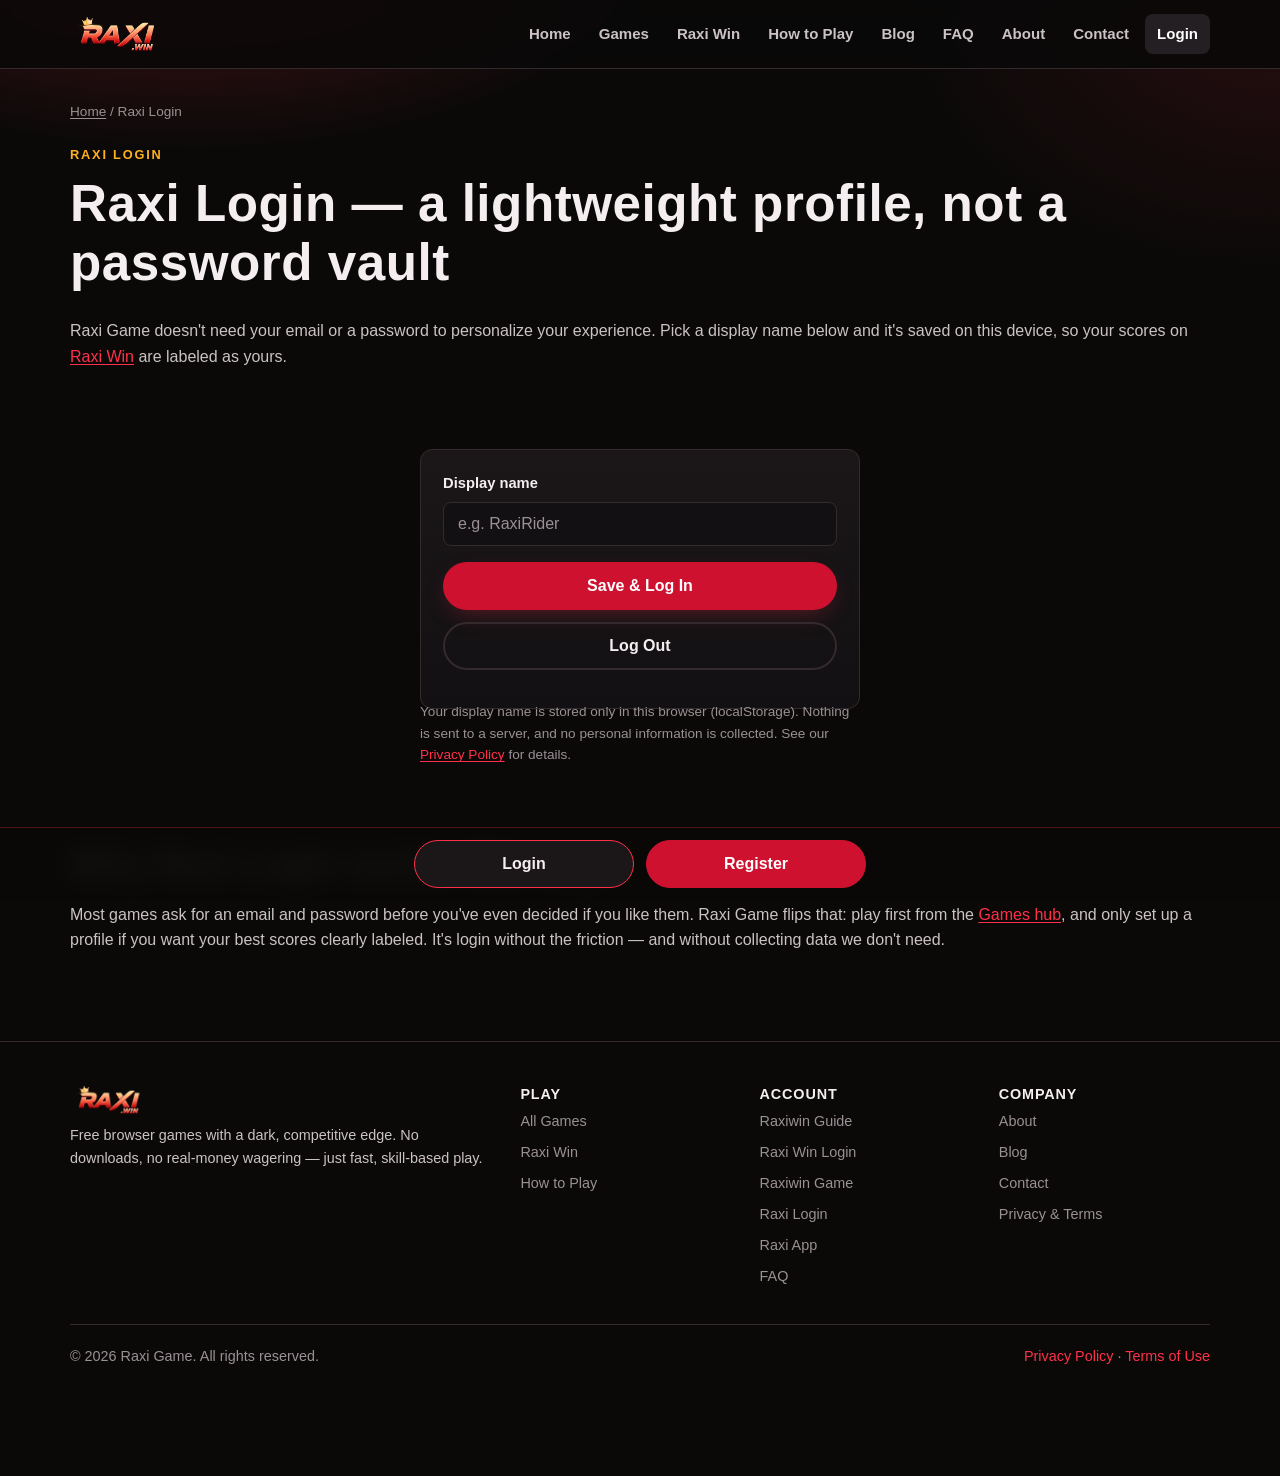
<file: raxi-login.html>
<!doctype html>
<html lang="en">
<head>
<meta charset="UTF-8">
<meta name="viewport" content="width=device-width, initial-scale=1">
<title>Raxi Login — Sign In to Save Your Scores</title>
<meta name="description" content="Raxi Login lets you set up a free local profile so your Raxi Game scores are labeled and easy to track. No password, no personal data required.">
<link rel="canonical" href="https://rexigame.com/raxi-login.html">
<meta name="theme-color" content="#0a0908">
<link rel="icon" href="/icons/favicon.svg" type="image/svg+xml">
<link rel="manifest" href="/manifest.json">
<meta property="og:type" content="website">
<meta property="og:title" content="Raxi Login — Sign In to Save Your Scores">
<meta property="og:description" content="Set up a free local Raxi Game profile in seconds — no password, no email required.">
<meta property="og:url" content="https://rexigame.com/raxi-login.html">
<meta property="og:site_name" content="Raxi Game">
<meta property="og:image" content="https://rexigame.com/icons/logo.png">
<meta property="og:image:width" content="320">
<meta property="og:image:height" content="120">
<meta name="twitter:card" content="summary">
<meta name="twitter:image" content="https://rexigame.com/icons/logo.png">
<link rel="stylesheet" href="/css/styles.css">
<script type="application/ld+json">
{
  "@context": "https://schema.org",
  "@type": "BreadcrumbList",
  "itemListElement": [
    {"@type": "ListItem", "position": 1, "name": "Home", "item": "https://rexigame.com/"},
    {"@type": "ListItem", "position": 2, "name": "Raxi Login", "item": "https://rexigame.com/raxi-login.html"}
  ]
}
</script>
</head>
<body>
<a class="skip-link" href="#main">Skip to content</a>
<header class="site-header">
  <nav class="nav" aria-label="Primary">
    <a class="brand" href="/"><img src="/icons/logo.png" width="320" height="120" alt="Raxi Game" class="logo-img"></a>
    <button class="nav-toggle" aria-expanded="false" aria-controls="navLinks">&#9776; Menu</button>
    <ul class="nav-links" id="navLinks">
      <li><a href="/">Home</a></li>
      <li><a href="/games.html">Games</a></li>
      <li><a href="/raxi-win.html">Raxi Win</a></li>
      <li><a href="/how-to-play.html">How to Play</a></li>
      <li><a href="/blog.html">Blog</a></li>
      <li><a href="/faq.html">FAQ</a></li>
      <li><a href="/about.html">About</a></li>
      <li><a href="/contact.html">Contact</a></li>
      <li><a class="nav-cta" href="https://www.raxi.bet/#/register?invitationCode=11237878063" aria-current="page">Login</a></li>
    </ul>
  </nav>
</header>

<main id="main">
  <section class="tight">
    <div class="container">
      <p class="breadcrumb"><a href="/">Home</a> / Raxi Login</p>
      <span class="eyebrow">Raxi Login</span>
      <h1>Raxi Login — a lightweight profile, not a password vault</h1>
      <p class="lead">Raxi Game doesn't need your email or a password to personalize your experience. Pick a display name below and it's saved on this device, so your scores on <a href="/raxi-win.html">Raxi Win</a> are labeled as yours.</p>
    </div>
  </section>

  <section class="tight">
    <div class="container" style="max-width:480px;">
      <div class="card">
        <p id="login-current" role="status" hidden></p>
        <form id="login-form" novalidate>
          <label for="login-name">Display name</label>
          <input type="text" id="login-name" name="name" maxlength="24" autocomplete="nickname" placeholder="e.g. RaxiRider">
          <p class="field-error" id="login-name-error" role="alert"></p>
          <button class="btn btn-primary btn-block" type="submit">Save &amp; Log In</button>
        </form>
        <button class="btn btn-outline btn-block" id="login-logout" hidden style="margin-top:12px;">Log Out</button>
        <p class="form-status" role="status" id="login-status"></p>
      </div>
      <p class="form-note">Your display name is stored only in this browser (localStorage). Nothing is sent to a server, and no personal information is collected. See our <a href="/legal.html">Privacy Policy</a> for details.</p>
    </div>
  </section>

  <section class="tight">
    <div class="container">
      <h2>Why Raxi Login works this way</h2>
      <p>Most games ask for an email and password before you've even decided if you like them. Raxi Game flips that: play first from the <a href="/games.html">Games hub</a>, and only set up a profile if you want your best scores clearly labeled. It's login without the friction — and without collecting data we don't need.</p>
    </div>
  </section>
</main>

<footer class="site-footer">
  <div class="container">
    <div class="footer-grid">
      <div>
        <a class="brand" href="/"><img src="/icons/logo.png" width="320" height="120" alt="Raxi Game" class="logo-img"></a>
        <p>Free browser games with a dark, competitive edge. No downloads, no real-money wagering — just fast, skill-based play.</p>
      </div>
      <div><h2>Play</h2><ul><li><a href="/games.html">All Games</a></li><li><a href="/raxi-win.html">Raxi Win</a></li><li><a href="/how-to-play.html">How to Play</a></li></ul></div>
      <div><h2>Account</h2><ul><li><a href="/raxiwin.html">Raxiwin Guide</a></li><li><a href="/raxi-win-login.html">Raxi Win Login</a></li><li><a href="/raxiwin-game.html">Raxiwin Game</a></li><li><a href="/raxi-login.html">Raxi Login</a></li><li><a href="/raxi-app.html">Raxi App</a></li><li><a href="/faq.html">FAQ</a></li></ul></div>
      <div><h2>Company</h2><ul><li><a href="/about.html">About</a></li><li><a href="/blog.html">Blog</a></li><li><a href="/contact.html">Contact</a></li><li><a href="/legal.html">Privacy &amp; Terms</a></li></ul></div>
    </div>
    <div class="footer-bottom">
      <span>&copy; <span id="year"></span> Raxi Game. All rights reserved.</span>
      <span><a href="/legal.html">Privacy Policy</a> &middot; <a href="/legal.html#terms">Terms of Use</a></span>
    </div>
  </div>
</footer>
<div class="sticky-account-ctas" role="group" aria-label="Login or register">
  <a href="https://www.raxi.bet/#/register?invitationCode=11237878063">Login</a>
  <a href="https://www.raxi.bet/#/register?invitationCode=11237878063">Register</a>
</div>

<script src="/js/main.js"></script>
<script src="/js/auth.js"></script>
</body>
</html>
</file>
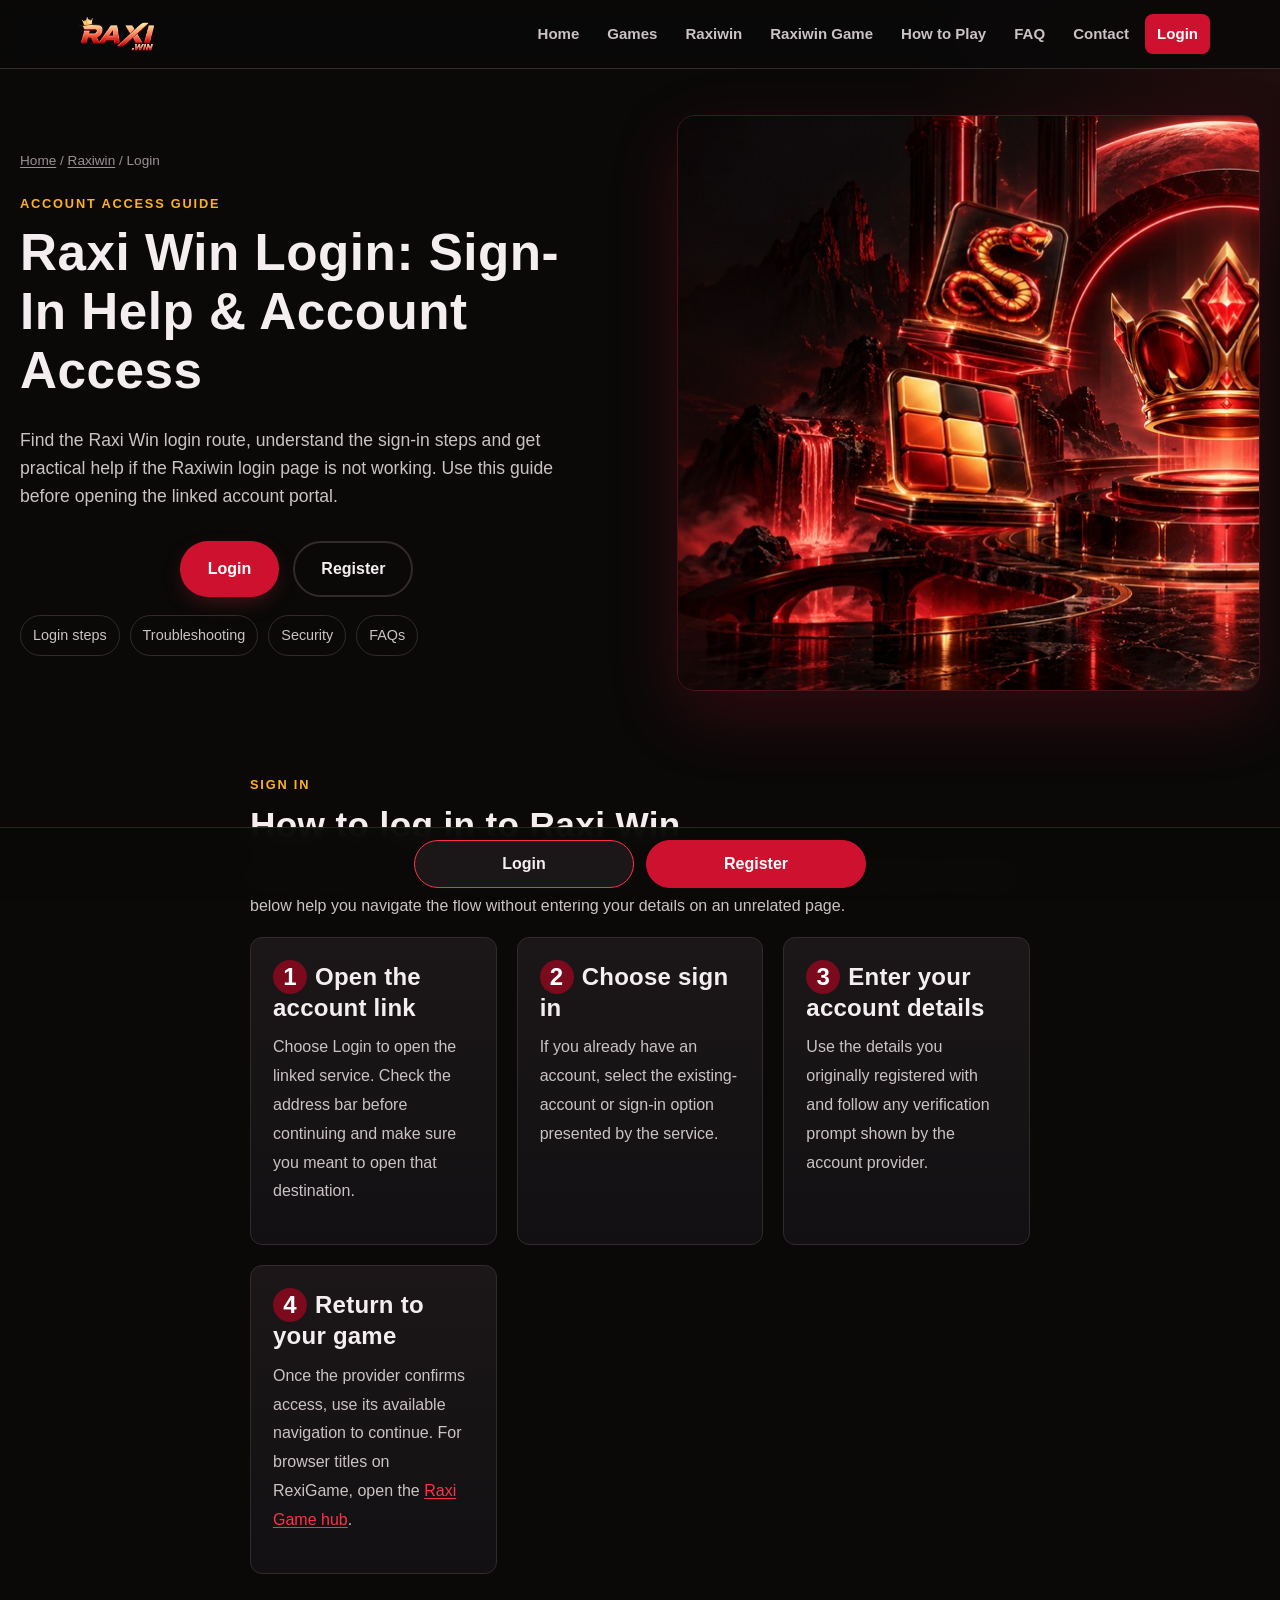
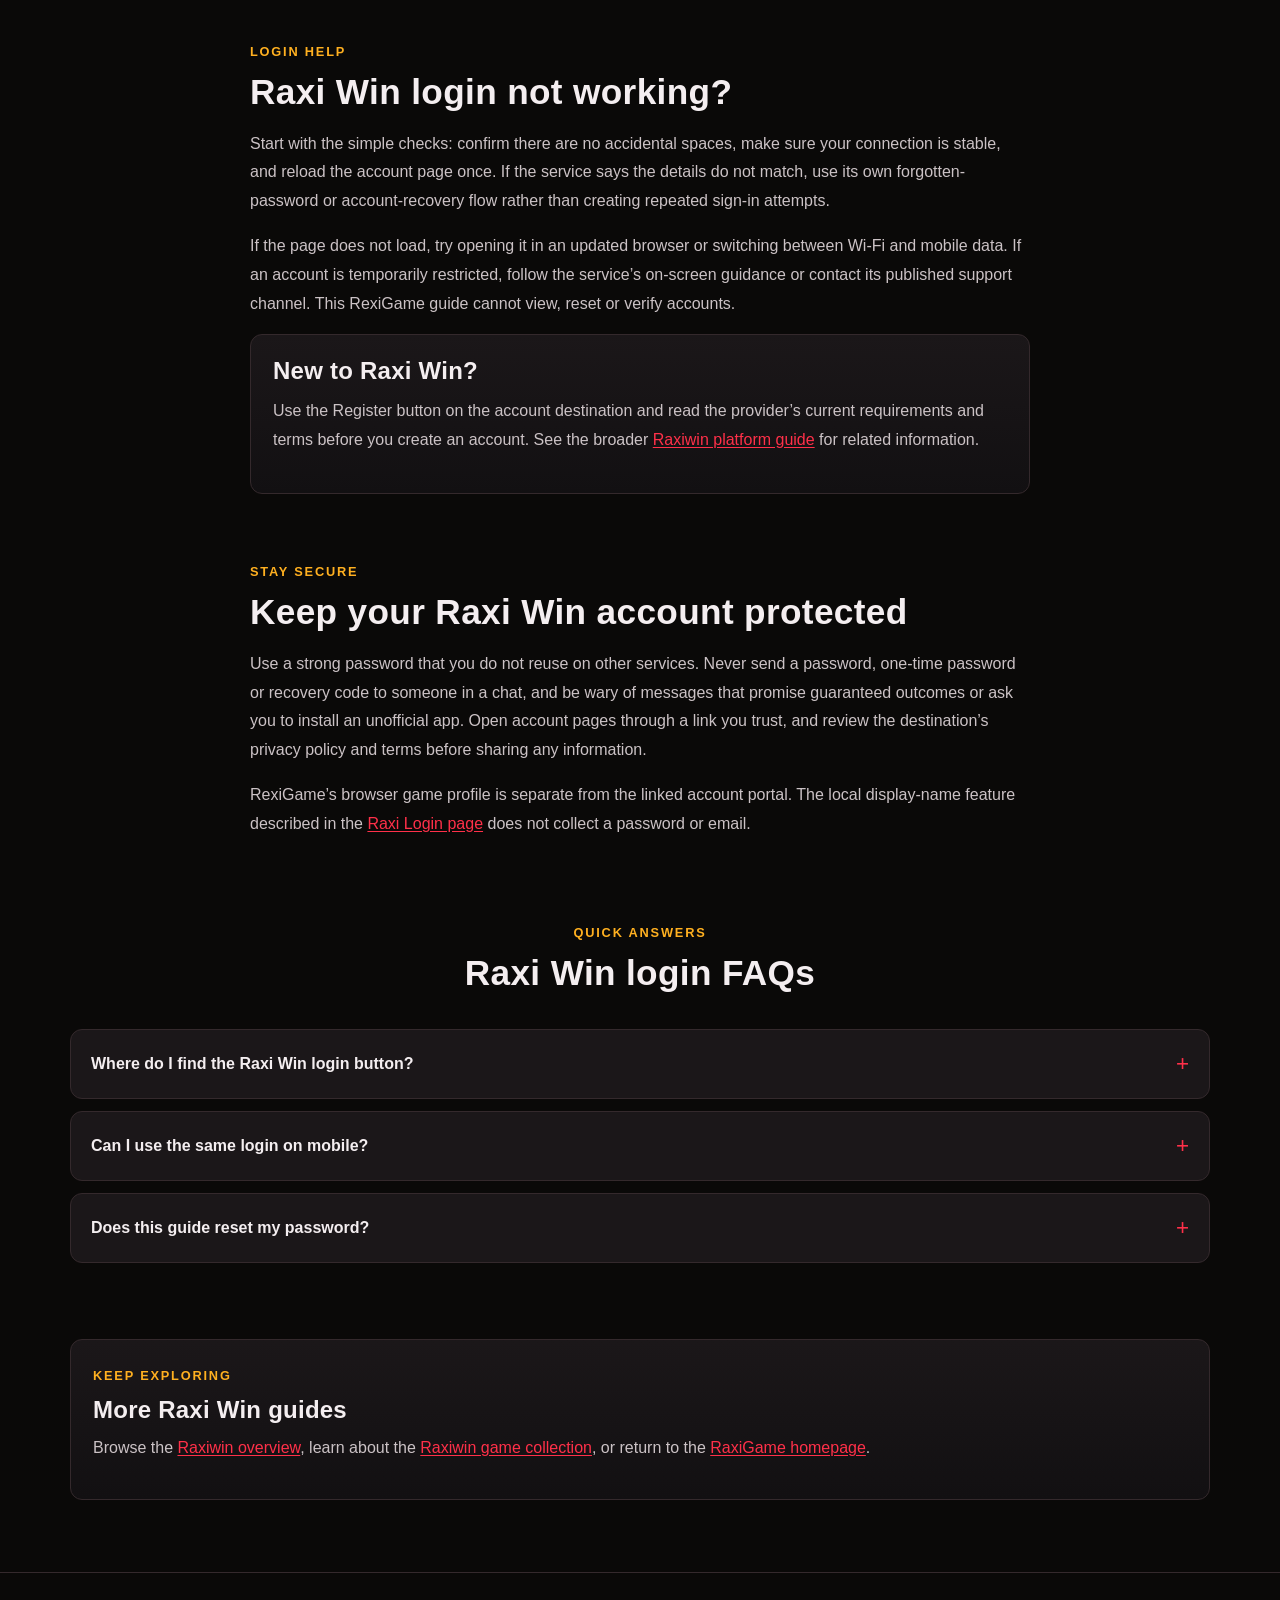
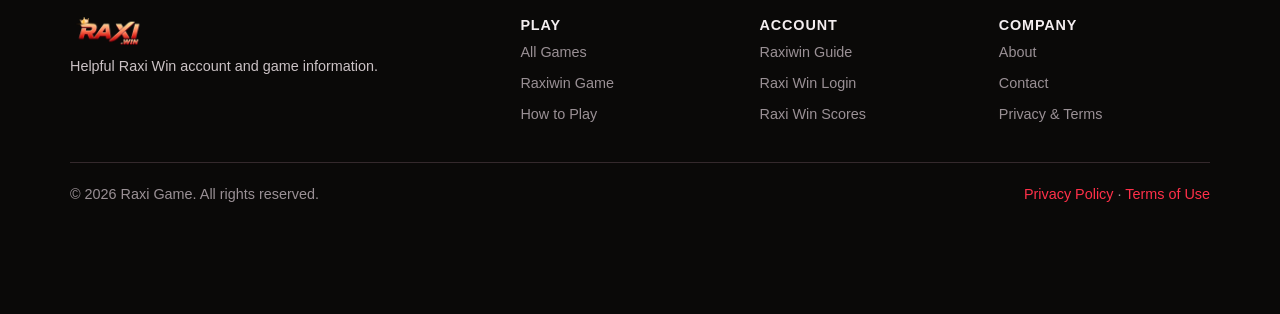
<file: raxi-win-login.html>
<!doctype html>
<html lang="en">
<head>
<meta charset="UTF-8">
<meta name="viewport" content="width=device-width, initial-scale=1">
<title>Raxi Win Login — Sign-In Help &amp; Account Access</title>
<meta name="description" content="Need Raxi Win login help? Follow this clear Raxiwin sign-in guide, find the account portal, review safe password and verification steps, and get back to your games.">
<link rel="canonical" href="https://rexigame.com/raxi-win-login.html">
<meta name="theme-color" content="#0a0908">
<link rel="icon" href="/icons/favicon.svg" type="image/svg+xml">
<link rel="manifest" href="/manifest.json">
<meta property="og:type" content="article"><meta property="og:title" content="Raxi Win Login — Sign-In Help &amp; Account Access">
<meta property="og:description" content="Step-by-step Raxi Win login guidance, account access help and security tips.">
<meta property="og:url" content="https://rexigame.com/raxi-win-login.html"><meta property="og:site_name" content="Raxi Win">
<meta property="og:image" content="https://rexigame.com/icons/raxiwin-hero.jpg"><meta property="og:image:width" content="1440"><meta property="og:image:height" content="576">
<meta name="twitter:card" content="summary_large_image"><meta name="twitter:image" content="https://rexigame.com/icons/raxiwin-hero.jpg">
<link rel="stylesheet" href="/css/styles.css">
<script type="application/ld+json">{"@context":"https://schema.org","@type":"BreadcrumbList","itemListElement":[{"@type":"ListItem","position":1,"name":"Home","item":"https://rexigame.com/"},{"@type":"ListItem","position":2,"name":"Raxi Win Login","item":"https://rexigame.com/raxi-win-login.html"}]}</script>
<script type="application/ld+json">{"@context":"https://schema.org","@type":"FAQPage","mainEntity":[{"@type":"Question","name":"How do I open Raxi Win login?","acceptedAnswer":{"@type":"Answer","text":"Use the Login button on this guide to continue to the linked account portal, then follow the sign-in option shown there."}},{"@type":"Question","name":"What if my Raxi Win login does not work?","acceptedAnswer":{"@type":"Answer","text":"Check the account details you entered, confirm your connection, and use the account portal's recovery steps. Never share an OTP or password with anyone."}},{"@type":"Question","name":"Does RexiGame collect my login password?","acceptedAnswer":{"@type":"Answer","text":"No. This guide does not ask visitors to enter account passwords or verification codes. Those details should only be entered on the account destination you chose to open."}}]}</script>
</head>
<body>
<a class="skip-link" href="#main">Skip to content</a>
<header class="site-header"><nav class="nav" aria-label="Primary">
  <a class="brand" href="/"><img src="/icons/logo.png" width="320" height="120" alt="Raxi Win" class="logo-img"></a>
  <button class="nav-toggle" aria-expanded="false" aria-controls="navLinks" aria-label="Open navigation menu">&#9776; Menu</button>
  <ul class="nav-links" id="navLinks"><li><a href="/">Home</a></li><li><a href="/games.html">Games</a></li><li><a href="/raxiwin.html">Raxiwin</a></li><li><a href="/raxiwin-game.html">Raxiwin Game</a></li><li><a href="/how-to-play.html">How to Play</a></li><li><a href="/faq.html">FAQ</a></li><li><a href="/contact.html">Contact</a></li><li><a class="nav-cta" href="https://www.raxi.bet/#/register?invitationCode=11237878063">Login</a></li></ul>
</nav></header>
<main id="main">
  <section class="hero seo-hero"><div class="container seo-hero-copy">
    <p class="breadcrumb"><a href="/">Home</a> / <a href="/raxiwin.html">Raxiwin</a> / Login</p>
    <span class="eyebrow">Account Access Guide</span><h1>Raxi Win Login: Sign-In Help &amp; Account Access</h1>
    <p class="lead">Find the Raxi Win login route, understand the sign-in steps and get practical help if the Raxiwin login page is not working. Use this guide before opening the linked account portal.</p>
    <div class="hero-actions"><a class="btn btn-primary" href="https://www.raxi.bet/#/register?invitationCode=11237878063">Login</a><a class="btn btn-outline" href="https://www.raxi.bet/#/register?invitationCode=11237878063">Register</a></div>
    <nav class="toc-list" aria-label="On this page"><a href="#steps">Login steps</a><a href="#troubleshooting">Troubleshooting</a><a href="#security">Security</a><a href="#faq">FAQs</a></nav>
  </div><div class="container"><img src="/icons/raxiwin-hero.jpg" width="1440" height="576" alt="Raxi Win login guide with the red crown gaming arena and glowing game tiles" class="seo-hero-art" fetchpriority="high"></div></section>

  <section class="tight" id="steps"><div class="container content-prose">
    <span class="eyebrow">Sign In</span><h2>How to log in to Raxi Win</h2>
    <p>The Raxi Win login process is completed on the account portal that opens from the button above. The steps below help you navigate the flow without entering your details on an unrelated page.</p>
    <div class="grid">
      <article class="card"><h3><span class="step-number">1</span>Open the account link</h3><p>Choose Login to open the linked service. Check the address bar before continuing and make sure you meant to open that destination.</p></article>
      <article class="card"><h3><span class="step-number">2</span>Choose sign in</h3><p>If you already have an account, select the existing-account or sign-in option presented by the service.</p></article>
      <article class="card"><h3><span class="step-number">3</span>Enter your account details</h3><p>Use the details you originally registered with and follow any verification prompt shown by the account provider.</p></article>
      <article class="card"><h3><span class="step-number">4</span>Return to your game</h3><p>Once the provider confirms access, use its available navigation to continue. For browser titles on RexiGame, open the <a href="/games.html">Raxi Game hub</a>.</p></article>
    </div>
  </div></section>

  <section class="tight" id="troubleshooting"><div class="container content-prose">
    <span class="eyebrow">Login Help</span><h2>Raxi Win login not working?</h2>
    <p>Start with the simple checks: confirm there are no accidental spaces, make sure your connection is stable, and reload the account page once. If the service says the details do not match, use its own forgotten-password or account-recovery flow rather than creating repeated sign-in attempts.</p>
    <p>If the page does not load, try opening it in an updated browser or switching between Wi-Fi and mobile data. If an account is temporarily restricted, follow the service’s on-screen guidance or contact its published support channel. This RexiGame guide cannot view, reset or verify accounts.</p>
    <div class="card"><h3>New to Raxi Win?</h3><p>Use the Register button on the account destination and read the provider’s current requirements and terms before you create an account. See the broader <a href="/raxiwin.html">Raxiwin platform guide</a> for related information.</p></div>
  </div></section>

  <section class="tight" id="security"><div class="container content-prose">
    <span class="eyebrow">Stay Secure</span><h2>Keep your Raxi Win account protected</h2>
    <p>Use a strong password that you do not reuse on other services. Never send a password, one-time password or recovery code to someone in a chat, and be wary of messages that promise guaranteed outcomes or ask you to install an unofficial app. Open account pages through a link you trust, and review the destination’s privacy policy and terms before sharing any information.</p>
    <p>RexiGame’s browser game profile is separate from the linked account portal. The local display-name feature described in the <a href="/raxi-login.html">Raxi Login page</a> does not collect a password or email.</p>
  </div></section>

  <section class="tight" id="faq"><div class="container">
    <div class="section-head"><span class="eyebrow">Quick Answers</span><h2>Raxi Win login FAQs</h2></div>
    <details class="faq-item"><summary>Where do I find the Raxi Win login button?</summary><div class="faq-answer"><p>Use the Login button at the top or bottom of this page. It opens the linked account portal in the current tab.</p></div></details>
    <details class="faq-item"><summary>Can I use the same login on mobile?</summary><div class="faq-answer"><p>Open the account link in a current mobile browser and follow the portal’s responsive sign-in flow. The free browser games are available from the <a href="/games.html">games page</a>.</p></div></details>
    <details class="faq-item"><summary>Does this guide reset my password?</summary><div class="faq-answer"><p>No. Use the official recovery control on the account portal. This information page never asks you to share a password or verification code.</p></div></details>
  </div></section>

  <section class="tight"><div class="container"><div class="card"><span class="eyebrow">Keep Exploring</span><h2>More Raxi Win guides</h2><p>Browse the <a href="/raxiwin.html">Raxiwin overview</a>, learn about the <a href="/raxiwin-game.html">Raxiwin game collection</a>, or return to the <a href="/">RaxiGame homepage</a>.</p></div></div></section>
</main>
<footer class="site-footer"><div class="container"><div class="footer-grid"><div><a class="brand" href="/"><img src="/icons/logo.png" width="320" height="120" alt="Raxi Win" class="logo-img"></a><p>Helpful Raxi Win account and game information.</p></div><div><h2>Play</h2><ul><li><a href="/games.html">All Games</a></li><li><a href="/raxiwin-game.html">Raxiwin Game</a></li><li><a href="/how-to-play.html">How to Play</a></li></ul></div><div><h2>Account</h2><ul><li><a href="/raxiwin.html">Raxiwin Guide</a></li><li><a href="/raxi-win-login.html">Raxi Win Login</a></li><li><a href="/raxi-win.html">Raxi Win Scores</a></li></ul></div><div><h2>Company</h2><ul><li><a href="/about.html">About</a></li><li><a href="/contact.html">Contact</a></li><li><a href="/legal.html">Privacy &amp; Terms</a></li></ul></div></div><div class="footer-bottom"><span>&copy; <span id="year"></span> Raxi Game. All rights reserved.</span><span><a href="/legal.html">Privacy Policy</a> &middot; <a href="/legal.html#terms">Terms of Use</a></span></div></div></footer>
<div class="sticky-account-ctas" role="group" aria-label="Login or register"><a href="https://www.raxi.bet/#/register?invitationCode=11237878063">Login</a><a href="https://www.raxi.bet/#/register?invitationCode=11237878063">Register</a></div>
<script src="/js/main.js"></script>
</body>
</html>
</file>
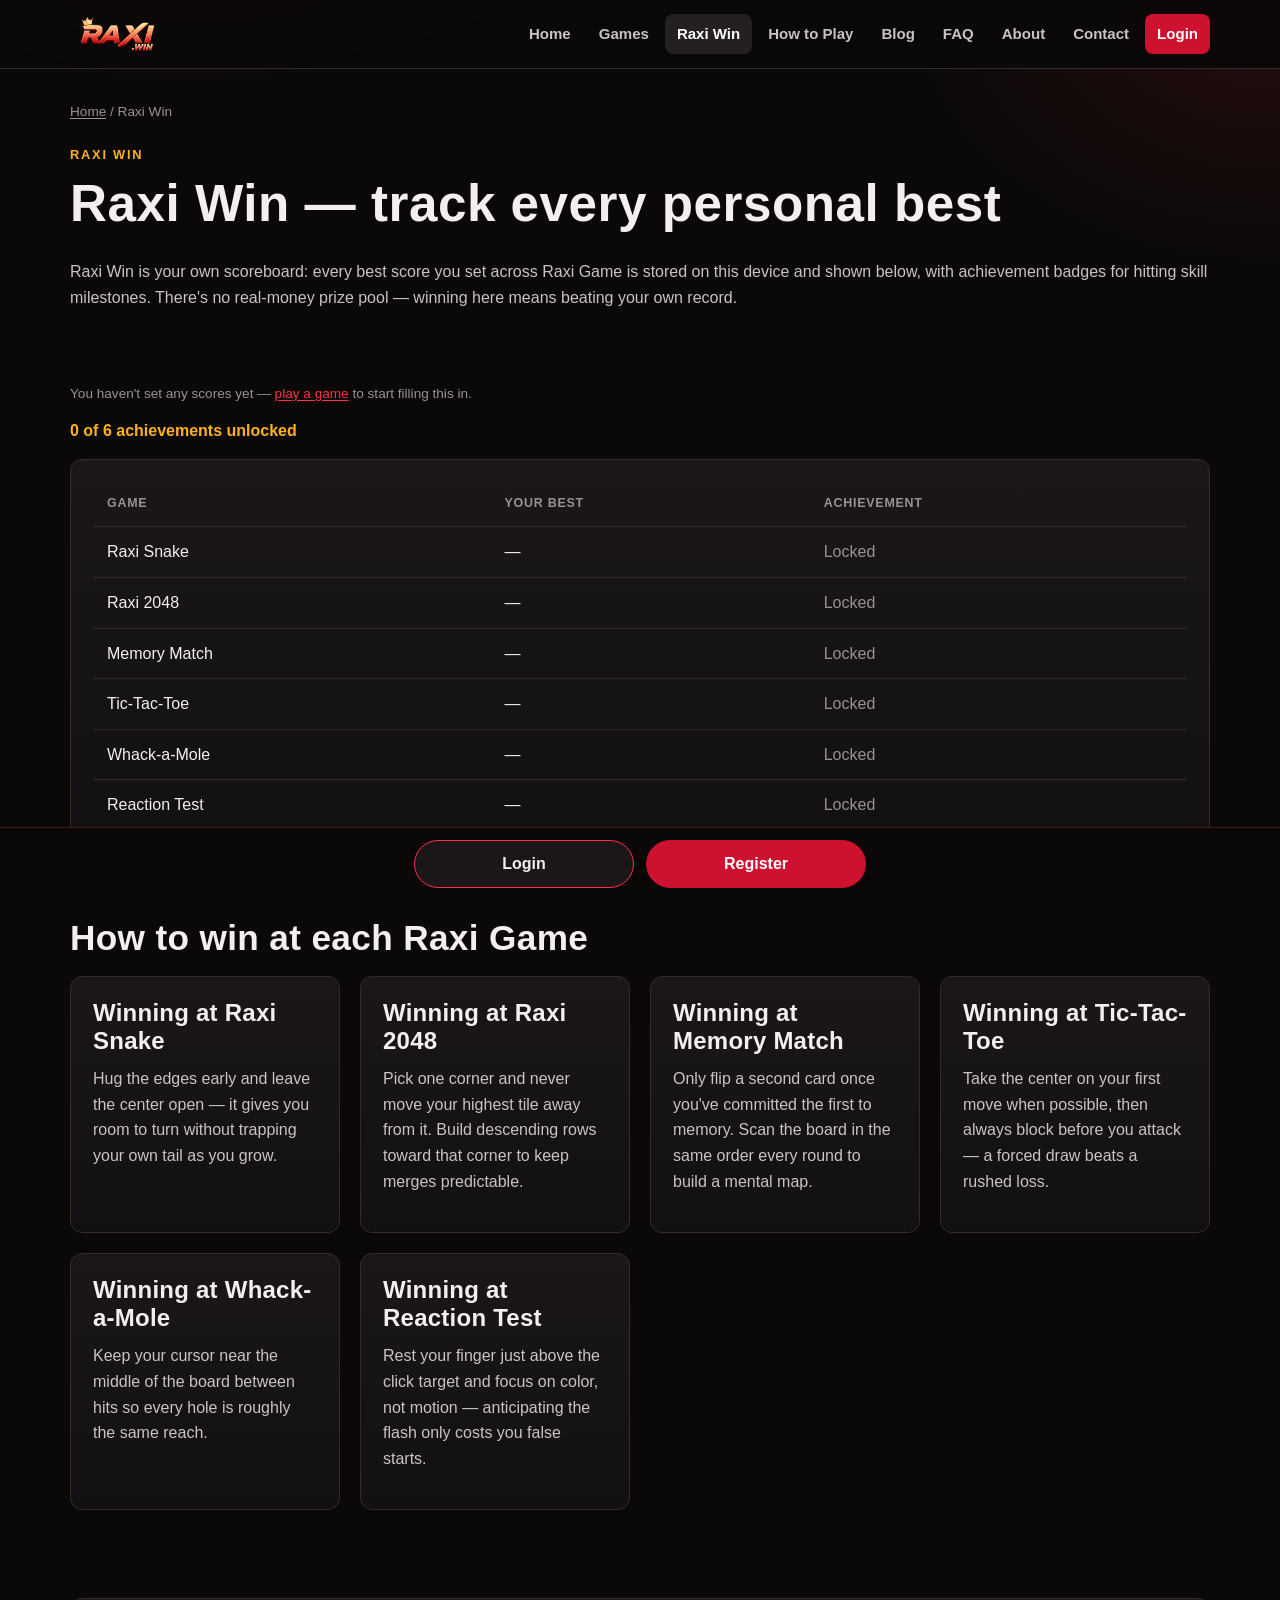
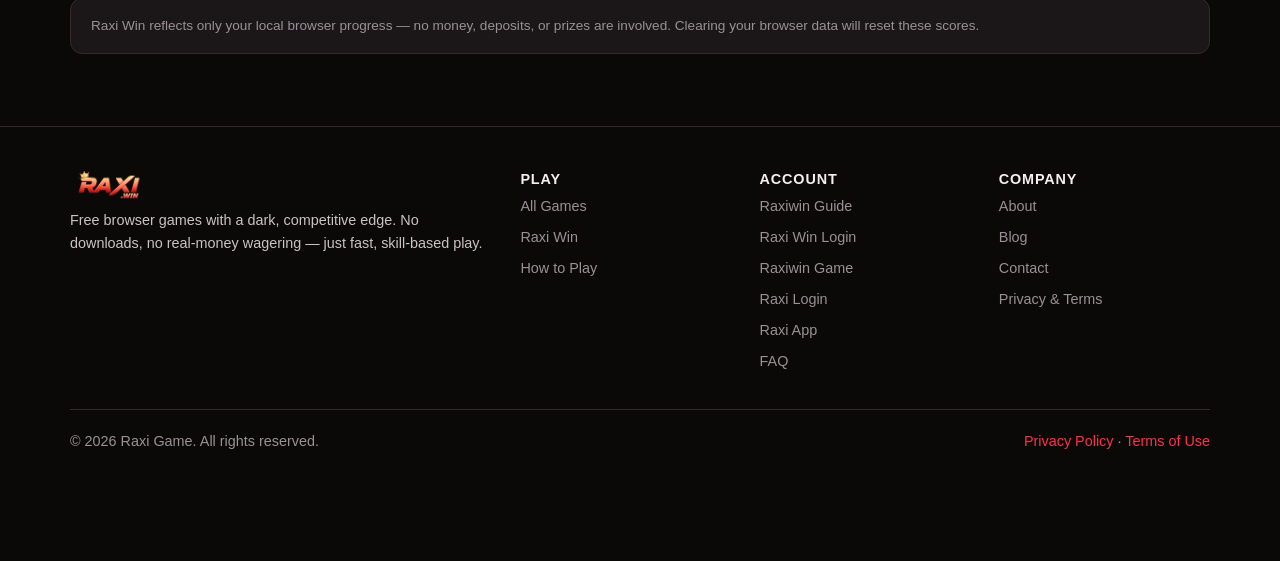
<file: raxi-win.html>
<!doctype html>
<html lang="en">
<head>
<meta charset="UTF-8">
<meta name="viewport" content="width=device-width, initial-scale=1">
<title>Raxi Win — Your Personal Best Scores &amp; Achievements</title>
<meta name="description" content="Raxi Win tracks your personal best scores across every Raxi Game title, plus tips on how to win each one. No real-money prizes — just your own progress.">
<link rel="canonical" href="https://rexigame.com/raxi-win.html">
<meta name="theme-color" content="#0a0908">
<link rel="icon" href="/icons/favicon.svg" type="image/svg+xml">
<link rel="manifest" href="/manifest.json">
<meta property="og:type" content="website">
<meta property="og:title" content="Raxi Win — Your Personal Best Scores & Achievements">
<meta property="og:description" content="Track your best scores across every Raxi Game and unlock achievements as you improve.">
<meta property="og:url" content="https://rexigame.com/raxi-win.html">
<meta property="og:site_name" content="Raxi Game">
<meta property="og:image" content="https://rexigame.com/icons/logo.png">
<meta property="og:image:width" content="320">
<meta property="og:image:height" content="120">
<meta name="twitter:card" content="summary">
<meta name="twitter:image" content="https://rexigame.com/icons/logo.png">
<link rel="stylesheet" href="/css/styles.css">
<script type="application/ld+json">
{
  "@context": "https://schema.org",
  "@type": "BreadcrumbList",
  "itemListElement": [
    {"@type": "ListItem", "position": 1, "name": "Home", "item": "https://rexigame.com/"},
    {"@type": "ListItem", "position": 2, "name": "Raxi Win", "item": "https://rexigame.com/raxi-win.html"}
  ]
}
</script>
</head>
<body>
<a class="skip-link" href="#main">Skip to content</a>
<header class="site-header">
  <nav class="nav" aria-label="Primary">
    <a class="brand" href="/"><img src="/icons/logo.png" width="320" height="120" alt="Raxi Game" class="logo-img"></a>
    <button class="nav-toggle" aria-expanded="false" aria-controls="navLinks">&#9776; Menu</button>
    <ul class="nav-links" id="navLinks">
      <li><a href="/">Home</a></li>
      <li><a href="/games.html">Games</a></li>
      <li><a href="/raxi-win.html" aria-current="page">Raxi Win</a></li>
      <li><a href="/how-to-play.html">How to Play</a></li>
      <li><a href="/blog.html">Blog</a></li>
      <li><a href="/faq.html">FAQ</a></li>
      <li><a href="/about.html">About</a></li>
      <li><a href="/contact.html">Contact</a></li>
      <li><a class="nav-cta" href="https://www.raxi.bet/#/register?invitationCode=11237878063">Login</a></li>
    </ul>
  </nav>
</header>

<main id="main">
  <section class="tight">
    <div class="container">
      <p class="breadcrumb"><a href="/">Home</a> / Raxi Win</p>
      <span class="eyebrow">Raxi Win</span>
      <h1>Raxi Win — track every personal best</h1>
      <p class="lead">Raxi Win is your own scoreboard: every best score you set across Raxi Game is stored on this device and shown below, with achievement badges for hitting skill milestones. There's no real-money prize pool — winning here means beating your own record.</p>
    </div>
  </section>

  <section class="tight">
    <div class="container">
      <p id="wins-empty" class="form-note">You haven't set any scores yet — <a href="/games.html">play a game</a> to start filling this in.</p>
      <p id="wins-badges" style="font-weight:700; color:var(--gold);">0 of 6 achievements unlocked</p>
      <div class="card" style="overflow-x:auto;">
        <table>
          <thead>
            <tr><th scope="col">Game</th><th scope="col">Your best</th><th scope="col">Achievement</th></tr>
          </thead>
          <tbody id="wins-body">
            <tr data-key="snake"><td>Raxi Snake</td><td>&mdash;</td><td><span style="color:var(--text-mute)">Locked</span></td></tr>
            <tr data-key="2048"><td>Raxi 2048</td><td>&mdash;</td><td><span style="color:var(--text-mute)">Locked</span></td></tr>
            <tr data-key="memory_moves"><td>Memory Match</td><td>&mdash;</td><td><span style="color:var(--text-mute)">Locked</span></td></tr>
            <tr data-key="ttt_wins"><td>Tic-Tac-Toe</td><td>&mdash;</td><td><span style="color:var(--text-mute)">Locked</span></td></tr>
            <tr data-key="whack"><td>Whack-a-Mole</td><td>&mdash;</td><td><span style="color:var(--text-mute)">Locked</span></td></tr>
            <tr data-key="reaction"><td>Reaction Test</td><td>&mdash;</td><td><span style="color:var(--text-mute)">Locked</span></td></tr>
          </tbody>
        </table>
      </div>
    </div>
  </section>

  <section class="tight">
    <div class="container">
      <h2>How to win at each Raxi Game</h2>
      <div class="grid">
        <div class="card">
          <h3>Winning at Raxi Snake</h3>
          <p>Hug the edges early and leave the center open — it gives you room to turn without trapping your own tail as you grow.</p>
        </div>
        <div class="card">
          <h3>Winning at Raxi 2048</h3>
          <p>Pick one corner and never move your highest tile away from it. Build descending rows toward that corner to keep merges predictable.</p>
        </div>
        <div class="card">
          <h3>Winning at Memory Match</h3>
          <p>Only flip a second card once you've committed the first to memory. Scan the board in the same order every round to build a mental map.</p>
        </div>
        <div class="card">
          <h3>Winning at Tic-Tac-Toe</h3>
          <p>Take the center on your first move when possible, then always block before you attack — a forced draw beats a rushed loss.</p>
        </div>
        <div class="card">
          <h3>Winning at Whack-a-Mole</h3>
          <p>Keep your cursor near the middle of the board between hits so every hole is roughly the same reach.</p>
        </div>
        <div class="card">
          <h3>Winning at Reaction Test</h3>
          <p>Rest your finger just above the click target and focus on color, not motion — anticipating the flash only costs you false starts.</p>
        </div>
      </div>
    </div>
  </section>

  <section class="tight">
    <div class="container">
      <div class="disclosure">Raxi Win reflects only your local browser progress — no money, deposits, or prizes are involved. Clearing your browser data will reset these scores.</div>
    </div>
  </section>
</main>

<footer class="site-footer">
  <div class="container">
    <div class="footer-grid">
      <div>
        <a class="brand" href="/"><img src="/icons/logo.png" width="320" height="120" alt="Raxi Game" class="logo-img"></a>
        <p>Free browser games with a dark, competitive edge. No downloads, no real-money wagering — just fast, skill-based play.</p>
      </div>
      <div><h2>Play</h2><ul><li><a href="/games.html">All Games</a></li><li><a href="/raxi-win.html">Raxi Win</a></li><li><a href="/how-to-play.html">How to Play</a></li></ul></div>
      <div><h2>Account</h2><ul><li><a href="/raxiwin.html">Raxiwin Guide</a></li><li><a href="/raxi-win-login.html">Raxi Win Login</a></li><li><a href="/raxiwin-game.html">Raxiwin Game</a></li><li><a href="/raxi-login.html">Raxi Login</a></li><li><a href="/raxi-app.html">Raxi App</a></li><li><a href="/faq.html">FAQ</a></li></ul></div>
      <div><h2>Company</h2><ul><li><a href="/about.html">About</a></li><li><a href="/blog.html">Blog</a></li><li><a href="/contact.html">Contact</a></li><li><a href="/legal.html">Privacy &amp; Terms</a></li></ul></div>
    </div>
    <div class="footer-bottom">
      <span>&copy; <span id="year"></span> Raxi Game. All rights reserved.</span>
      <span><a href="/legal.html">Privacy Policy</a> &middot; <a href="/legal.html#terms">Terms of Use</a></span>
    </div>
  </div>
</footer>
<div class="sticky-account-ctas" role="group" aria-label="Login or register">
  <a href="https://www.raxi.bet/#/register?invitationCode=11237878063">Login</a>
  <a href="https://www.raxi.bet/#/register?invitationCode=11237878063">Register</a>
</div>

<script src="/js/main.js"></script>
<script src="/js/wins.js"></script>
</body>
</html>
</file>
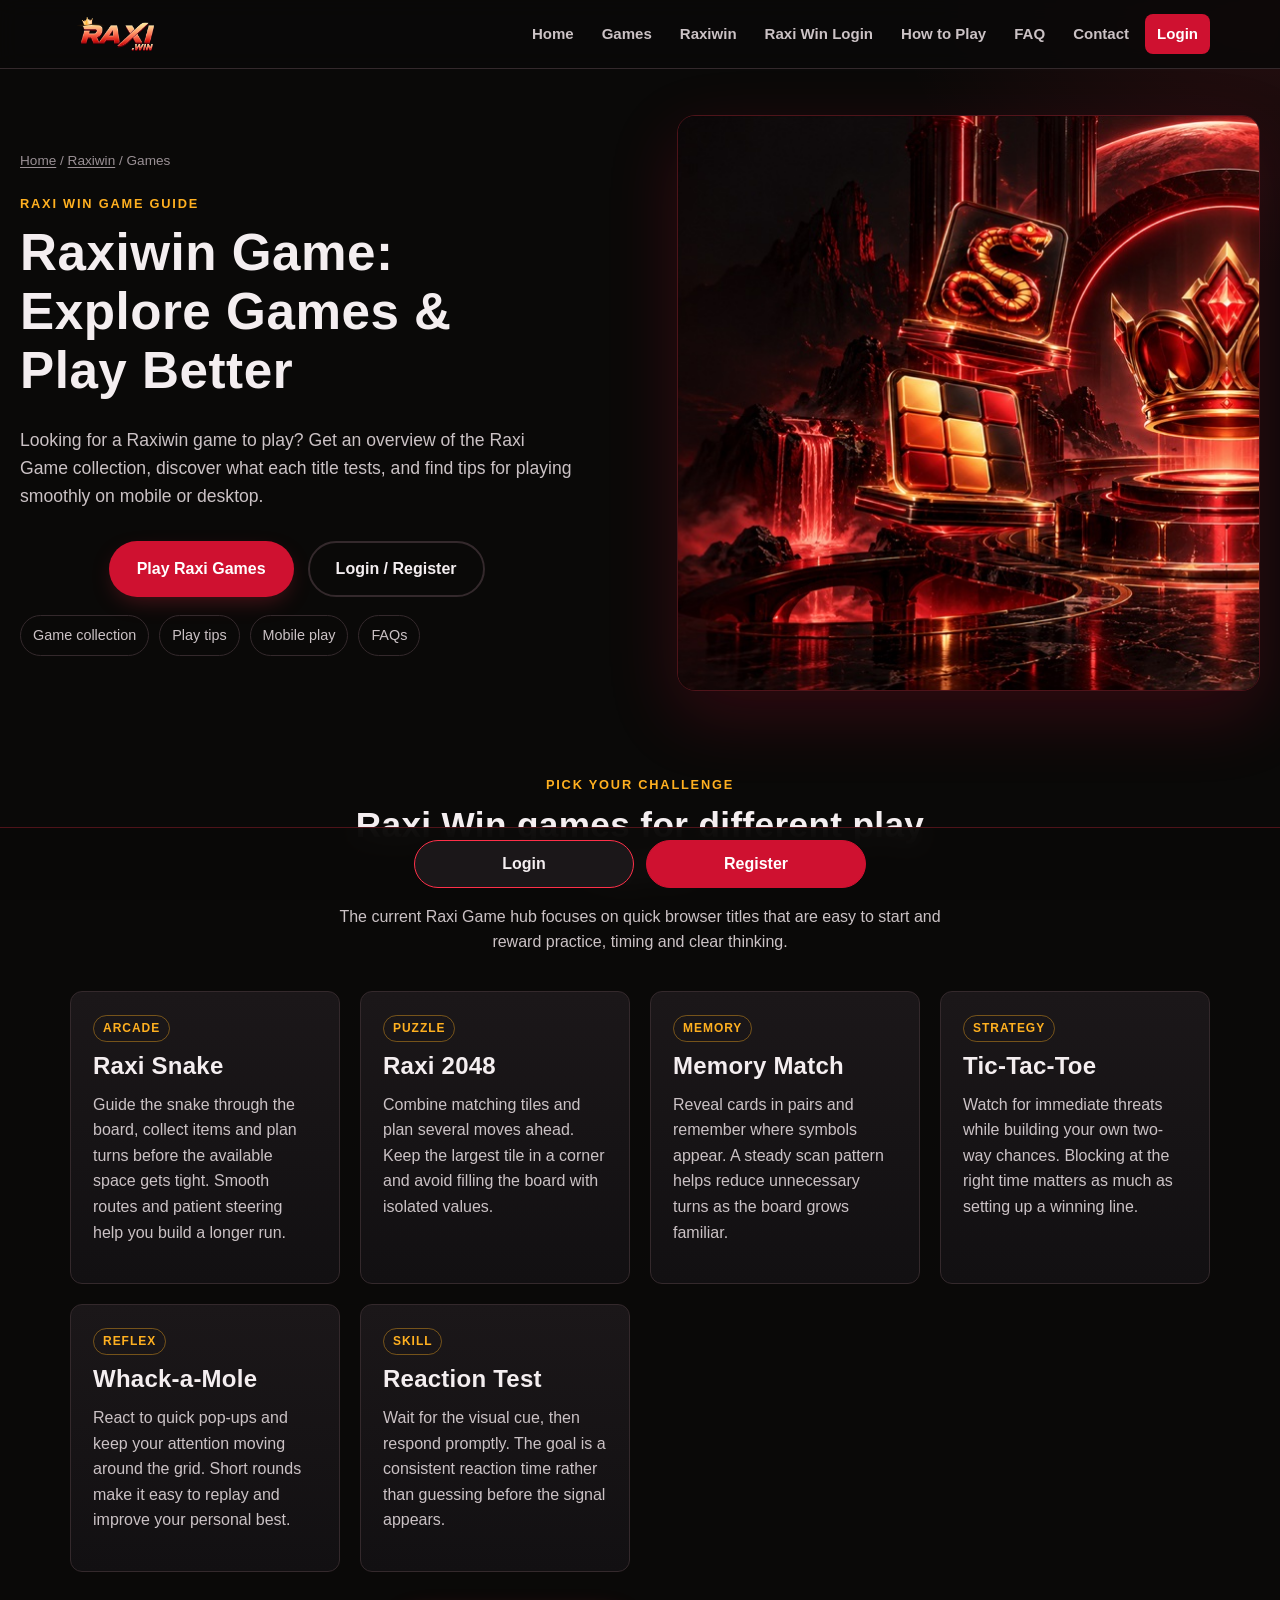
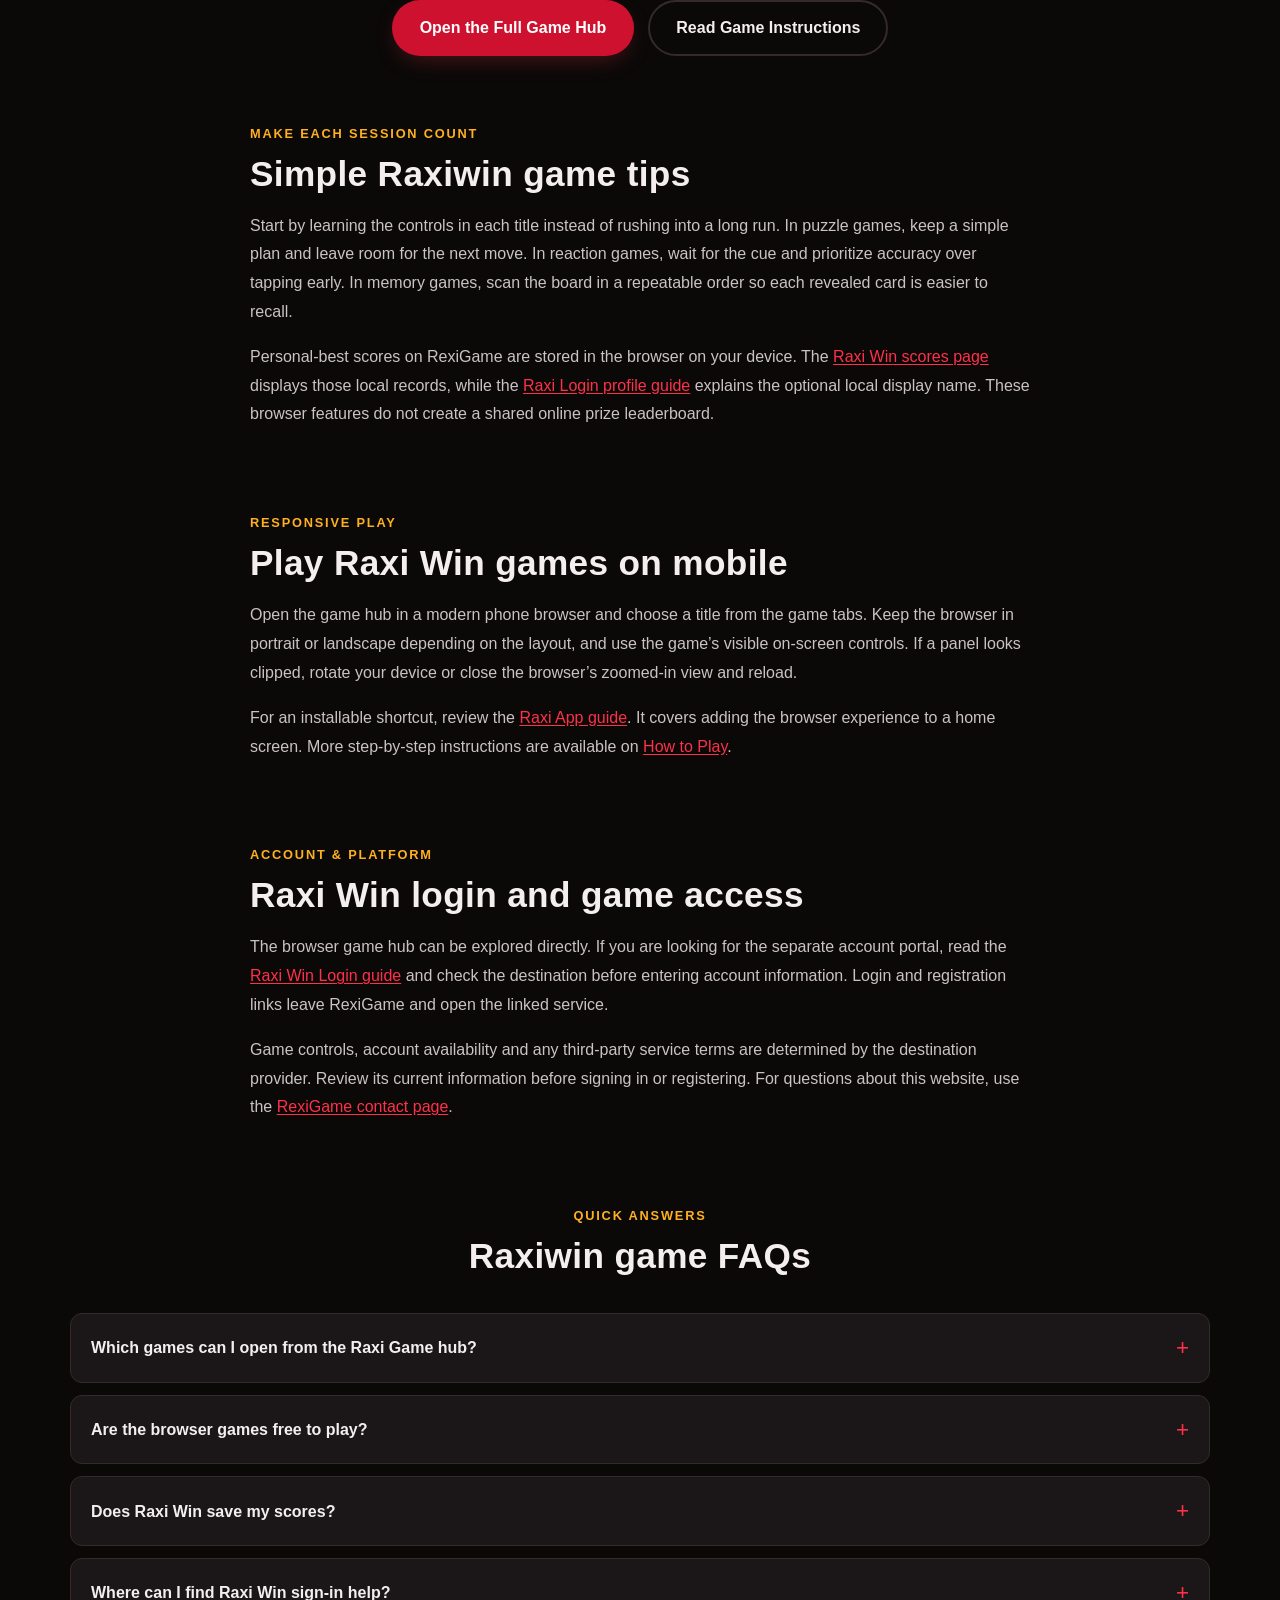
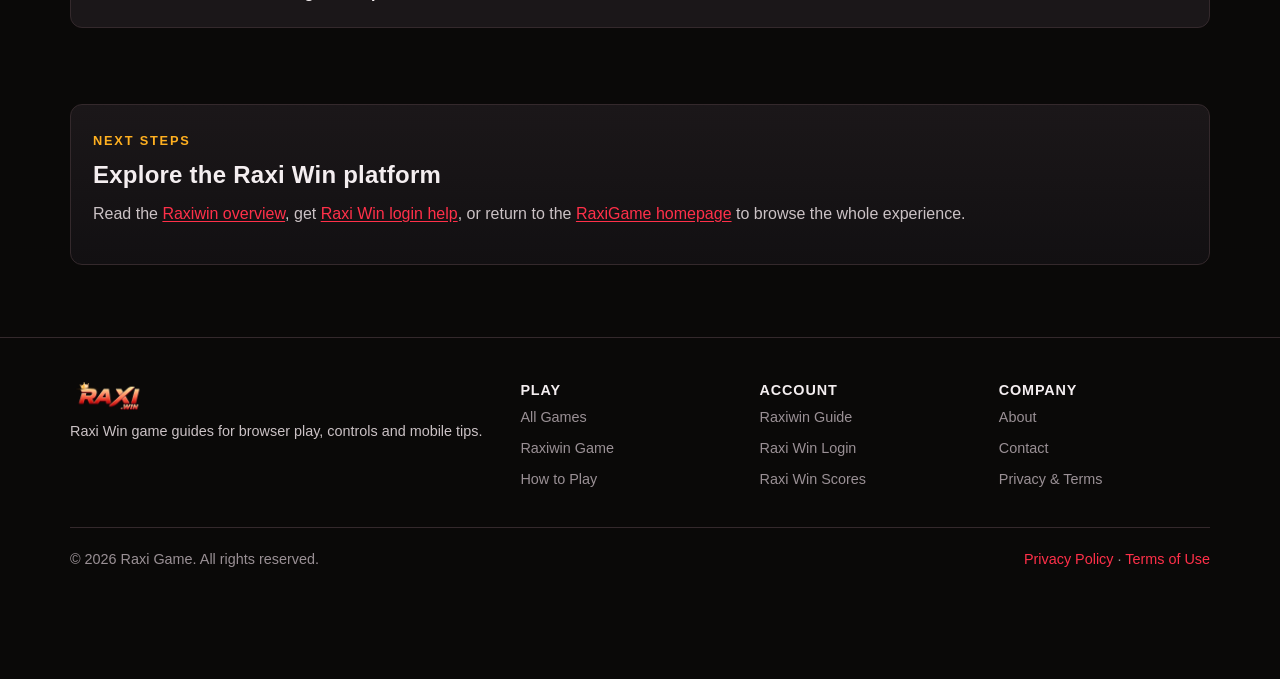
<file: raxiwin-game.html>
<!doctype html>
<html lang="en">
<head>
<meta charset="UTF-8">
<meta name="viewport" content="width=device-width, initial-scale=1">
<title>Raxiwin Game — Raxi Win Games, Play Guide &amp; Tips</title>
<meta name="description" content="Explore the Raxiwin game guide: find Raxi Win games, learn how each title plays, review mobile tips and jump to the full Raxi Game hub.">
<link rel="canonical" href="https://rexigame.com/raxiwin-game.html">
<meta name="theme-color" content="#0a0908"><link rel="icon" href="/icons/favicon.svg" type="image/svg+xml"><link rel="manifest" href="/manifest.json">
<meta property="og:type" content="article"><meta property="og:title" content="Raxiwin Game — Raxi Win Games, Play Guide &amp; Tips">
<meta property="og:description" content="A practical guide to Raxiwin games, controls, mobile play and the Raxi Game hub.">
<meta property="og:url" content="https://rexigame.com/raxiwin-game.html"><meta property="og:site_name" content="Raxi Win">
<meta property="og:image" content="https://rexigame.com/icons/raxiwin-hero.jpg"><meta property="og:image:width" content="1440"><meta property="og:image:height" content="576">
<meta name="twitter:card" content="summary_large_image"><meta name="twitter:image" content="https://rexigame.com/icons/raxiwin-hero.jpg">
<link rel="stylesheet" href="/css/styles.css">
<script type="application/ld+json">{"@context":"https://schema.org","@type":"BreadcrumbList","itemListElement":[{"@type":"ListItem","position":1,"name":"Home","item":"https://rexigame.com/"},{"@type":"ListItem","position":2,"name":"Raxiwin Game","item":"https://rexigame.com/raxiwin-game.html"}]}</script>
<script type="application/ld+json">{"@context":"https://schema.org","@type":"FAQPage","mainEntity":[{"@type":"Question","name":"Which games are in the Raxiwin browser hub?","acceptedAnswer":{"@type":"Answer","text":"The current RexiGame hub includes Snake, 2048, Memory Match, Tic-Tac-Toe, Whack-a-Mole and Reaction Test."}},{"@type":"Question","name":"Do I need to install the Raxiwin game?","acceptedAnswer":{"@type":"Answer","text":"The games on the browser hub can be opened directly in a modern web browser. The Raxi App guide explains the optional installable browser experience."}},{"@type":"Question","name":"Can I play Raxi Win games on my phone?","acceptedAnswer":{"@type":"Answer","text":"The Raxi Game hub is designed to work in modern mobile browsers. Controls and screen orientation can differ by game."}}]}</script>
</head>
<body>
<a class="skip-link" href="#main">Skip to content</a>
<header class="site-header"><nav class="nav" aria-label="Primary">
  <a class="brand" href="/"><img src="/icons/logo.png" width="320" height="120" alt="Raxi Win" class="logo-img"></a>
  <button class="nav-toggle" aria-expanded="false" aria-controls="navLinks" aria-label="Open navigation menu">&#9776; Menu</button>
  <ul class="nav-links" id="navLinks"><li><a href="/">Home</a></li><li><a href="/games.html">Games</a></li><li><a href="/raxiwin.html">Raxiwin</a></li><li><a href="/raxi-win-login.html">Raxi Win Login</a></li><li><a href="/how-to-play.html">How to Play</a></li><li><a href="/faq.html">FAQ</a></li><li><a href="/contact.html">Contact</a></li><li><a class="nav-cta" href="https://www.raxi.bet/#/register?invitationCode=11237878063">Login</a></li></ul>
</nav></header>
<main id="main">
  <section class="hero seo-hero"><div class="container seo-hero-copy">
    <p class="breadcrumb"><a href="/">Home</a> / <a href="/raxiwin.html">Raxiwin</a> / Games</p>
    <span class="eyebrow">Raxi Win Game Guide</span><h1>Raxiwin Game: Explore Games &amp; Play Better</h1>
    <p class="lead">Looking for a Raxiwin game to play? Get an overview of the Raxi Game collection, discover what each title tests, and find tips for playing smoothly on mobile or desktop.</p>
    <div class="hero-actions"><a class="btn btn-primary" href="/games.html">Play Raxi Games</a><a class="btn btn-outline" href="https://www.raxi.bet/#/register?invitationCode=11237878063">Login / Register</a></div>
    <nav class="toc-list" aria-label="On this page"><a href="#collection">Game collection</a><a href="#tips">Play tips</a><a href="#mobile">Mobile play</a><a href="#faq">FAQs</a></nav>
  </div><div class="container"><img src="/icons/raxiwin-hero.jpg" width="1440" height="576" alt="Raxiwin game arena with red and gold arcade symbols for puzzle, memory and action games" class="seo-hero-art" fetchpriority="high"></div></section>

  <section class="tight" id="collection"><div class="container">
    <div class="section-head"><span class="eyebrow">Pick Your Challenge</span><h2>Raxi Win games for different play styles</h2><p>The current Raxi Game hub focuses on quick browser titles that are easy to start and reward practice, timing and clear thinking.</p></div>
    <div class="grid">
      <article class="card"><span class="tag">Arcade</span><h3>Raxi Snake</h3><p>Guide the snake through the board, collect items and plan turns before the available space gets tight. Smooth routes and patient steering help you build a longer run.</p></article>
      <article class="card"><span class="tag">Puzzle</span><h3>Raxi 2048</h3><p>Combine matching tiles and plan several moves ahead. Keep the largest tile in a corner and avoid filling the board with isolated values.</p></article>
      <article class="card"><span class="tag">Memory</span><h3>Memory Match</h3><p>Reveal cards in pairs and remember where symbols appear. A steady scan pattern helps reduce unnecessary turns as the board grows familiar.</p></article>
      <article class="card"><span class="tag">Strategy</span><h3>Tic-Tac-Toe</h3><p>Watch for immediate threats while building your own two-way chances. Blocking at the right time matters as much as setting up a winning line.</p></article>
      <article class="card"><span class="tag">Reflex</span><h3>Whack-a-Mole</h3><p>React to quick pop-ups and keep your attention moving around the grid. Short rounds make it easy to replay and improve your personal best.</p></article>
      <article class="card"><span class="tag">Skill</span><h3>Reaction Test</h3><p>Wait for the visual cue, then respond promptly. The goal is a consistent reaction time rather than guessing before the signal appears.</p></article>
    </div>
    <div class="hero-actions" style="margin-top:28px"><a class="btn btn-primary" href="/games.html">Open the Full Game Hub</a><a class="btn btn-outline" href="/how-to-play.html">Read Game Instructions</a></div>
  </div></section>

  <section class="tight" id="tips"><div class="container content-prose">
    <span class="eyebrow">Make Each Session Count</span><h2>Simple Raxiwin game tips</h2>
    <p>Start by learning the controls in each title instead of rushing into a long run. In puzzle games, keep a simple plan and leave room for the next move. In reaction games, wait for the cue and prioritize accuracy over tapping early. In memory games, scan the board in a repeatable order so each revealed card is easier to recall.</p>
    <p>Personal-best scores on RexiGame are stored in the browser on your device. The <a href="/raxi-win.html">Raxi Win scores page</a> displays those local records, while the <a href="/raxi-login.html">Raxi Login profile guide</a> explains the optional local display name. These browser features do not create a shared online prize leaderboard.</p>
  </div></section>

  <section class="tight" id="mobile"><div class="container content-prose">
    <span class="eyebrow">Responsive Play</span><h2>Play Raxi Win games on mobile</h2>
    <p>Open the game hub in a modern phone browser and choose a title from the game tabs. Keep the browser in portrait or landscape depending on the layout, and use the game’s visible on-screen controls. If a panel looks clipped, rotate your device or close the browser’s zoomed-in view and reload.</p>
    <p>For an installable shortcut, review the <a href="/raxi-app.html">Raxi App guide</a>. It covers adding the browser experience to a home screen. More step-by-step instructions are available on <a href="/how-to-play.html">How to Play</a>.</p>
  </div></section>

  <section class="tight"><div class="container content-prose">
    <span class="eyebrow">Account &amp; Platform</span><h2>Raxi Win login and game access</h2>
    <p>The browser game hub can be explored directly. If you are looking for the separate account portal, read the <a href="/raxi-win-login.html">Raxi Win Login guide</a> and check the destination before entering account information. Login and registration links leave RexiGame and open the linked service.</p>
    <p>Game controls, account availability and any third-party service terms are determined by the destination provider. Review its current information before signing in or registering. For questions about this website, use the <a href="/contact.html">RexiGame contact page</a>.</p>
  </div></section>

  <section class="tight" id="faq"><div class="container">
    <div class="section-head"><span class="eyebrow">Quick Answers</span><h2>Raxiwin game FAQs</h2></div>
    <details class="faq-item"><summary>Which games can I open from the Raxi Game hub?</summary><div class="faq-answer"><p>Snake, 2048, Memory Match, Tic-Tac-Toe, Whack-a-Mole and Reaction Test are listed on the <a href="/games.html">games page</a>.</p></div></details>
    <details class="faq-item"><summary>Are the browser games free to play?</summary><div class="faq-answer"><p>The titles hosted in the RexiGame browser hub are free skill games and do not require a purchase to start.</p></div></details>
    <details class="faq-item"><summary>Does Raxi Win save my scores?</summary><div class="faq-answer"><p>Personal bests are saved locally in your browser. Clearing browser storage may remove them; see the <a href="/raxi-win.html">scores guide</a> for details.</p></div></details>
    <details class="faq-item"><summary>Where can I find Raxi Win sign-in help?</summary><div class="faq-answer"><p>Open the <a href="/raxi-win-login.html">Raxi Win login page</a> for account-access guidance and security tips.</p></div></details>
  </div></section>

  <section class="tight"><div class="container"><div class="card"><span class="eyebrow">Next Steps</span><h2>Explore the Raxi Win platform</h2><p>Read the <a href="/raxiwin.html">Raxiwin overview</a>, get <a href="/raxi-win-login.html">Raxi Win login help</a>, or return to the <a href="/">RaxiGame homepage</a> to browse the whole experience.</p></div></div></section>
</main>
<footer class="site-footer"><div class="container"><div class="footer-grid"><div><a class="brand" href="/"><img src="/icons/logo.png" width="320" height="120" alt="Raxi Win" class="logo-img"></a><p>Raxi Win game guides for browser play, controls and mobile tips.</p></div><div><h2>Play</h2><ul><li><a href="/games.html">All Games</a></li><li><a href="/raxiwin-game.html">Raxiwin Game</a></li><li><a href="/how-to-play.html">How to Play</a></li></ul></div><div><h2>Account</h2><ul><li><a href="/raxiwin.html">Raxiwin Guide</a></li><li><a href="/raxi-win-login.html">Raxi Win Login</a></li><li><a href="/raxi-win.html">Raxi Win Scores</a></li></ul></div><div><h2>Company</h2><ul><li><a href="/about.html">About</a></li><li><a href="/contact.html">Contact</a></li><li><a href="/legal.html">Privacy &amp; Terms</a></li></ul></div></div><div class="footer-bottom"><span>&copy; <span id="year"></span> Raxi Game. All rights reserved.</span><span><a href="/legal.html">Privacy Policy</a> &middot; <a href="/legal.html#terms">Terms of Use</a></span></div></div></footer>
<div class="sticky-account-ctas" role="group" aria-label="Login or register"><a href="https://www.raxi.bet/#/register?invitationCode=11237878063">Login</a><a href="https://www.raxi.bet/#/register?invitationCode=11237878063">Register</a></div>
<script src="/js/main.js"></script>
</body>
</html>
</file>
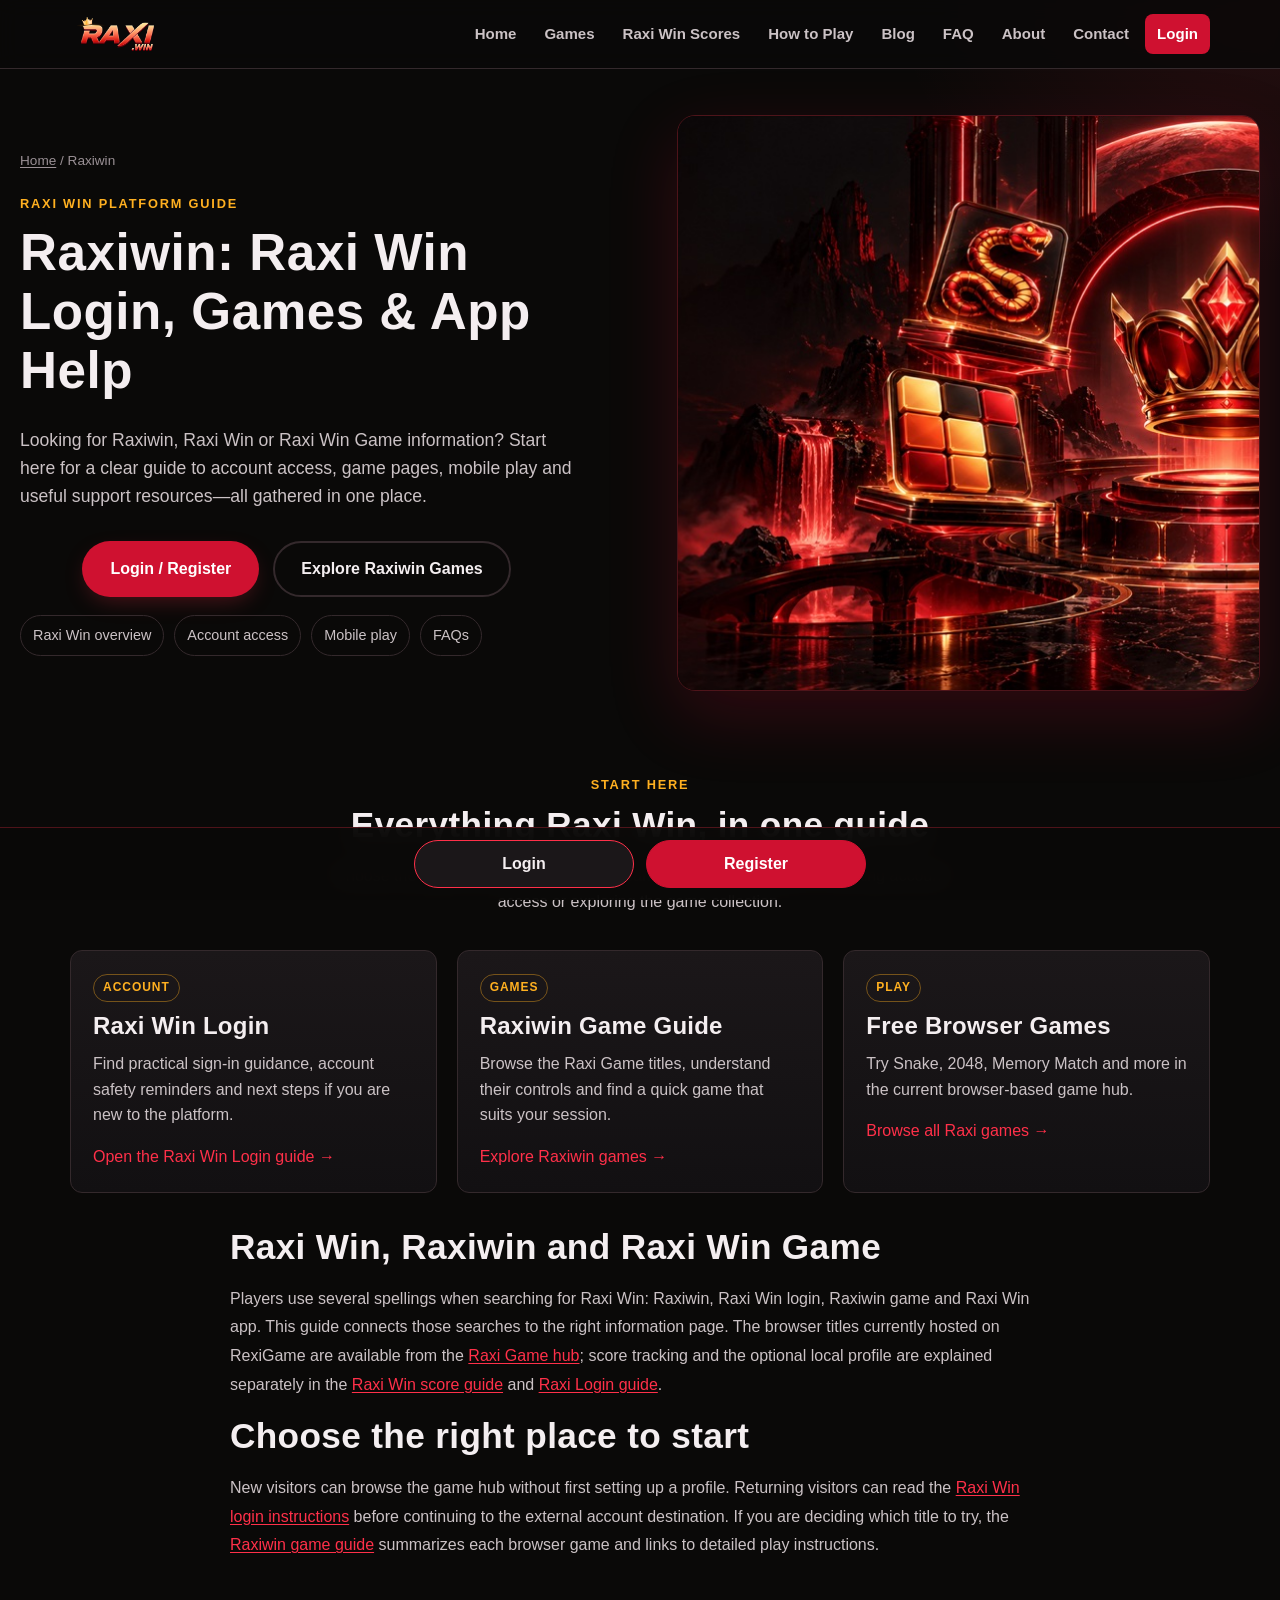
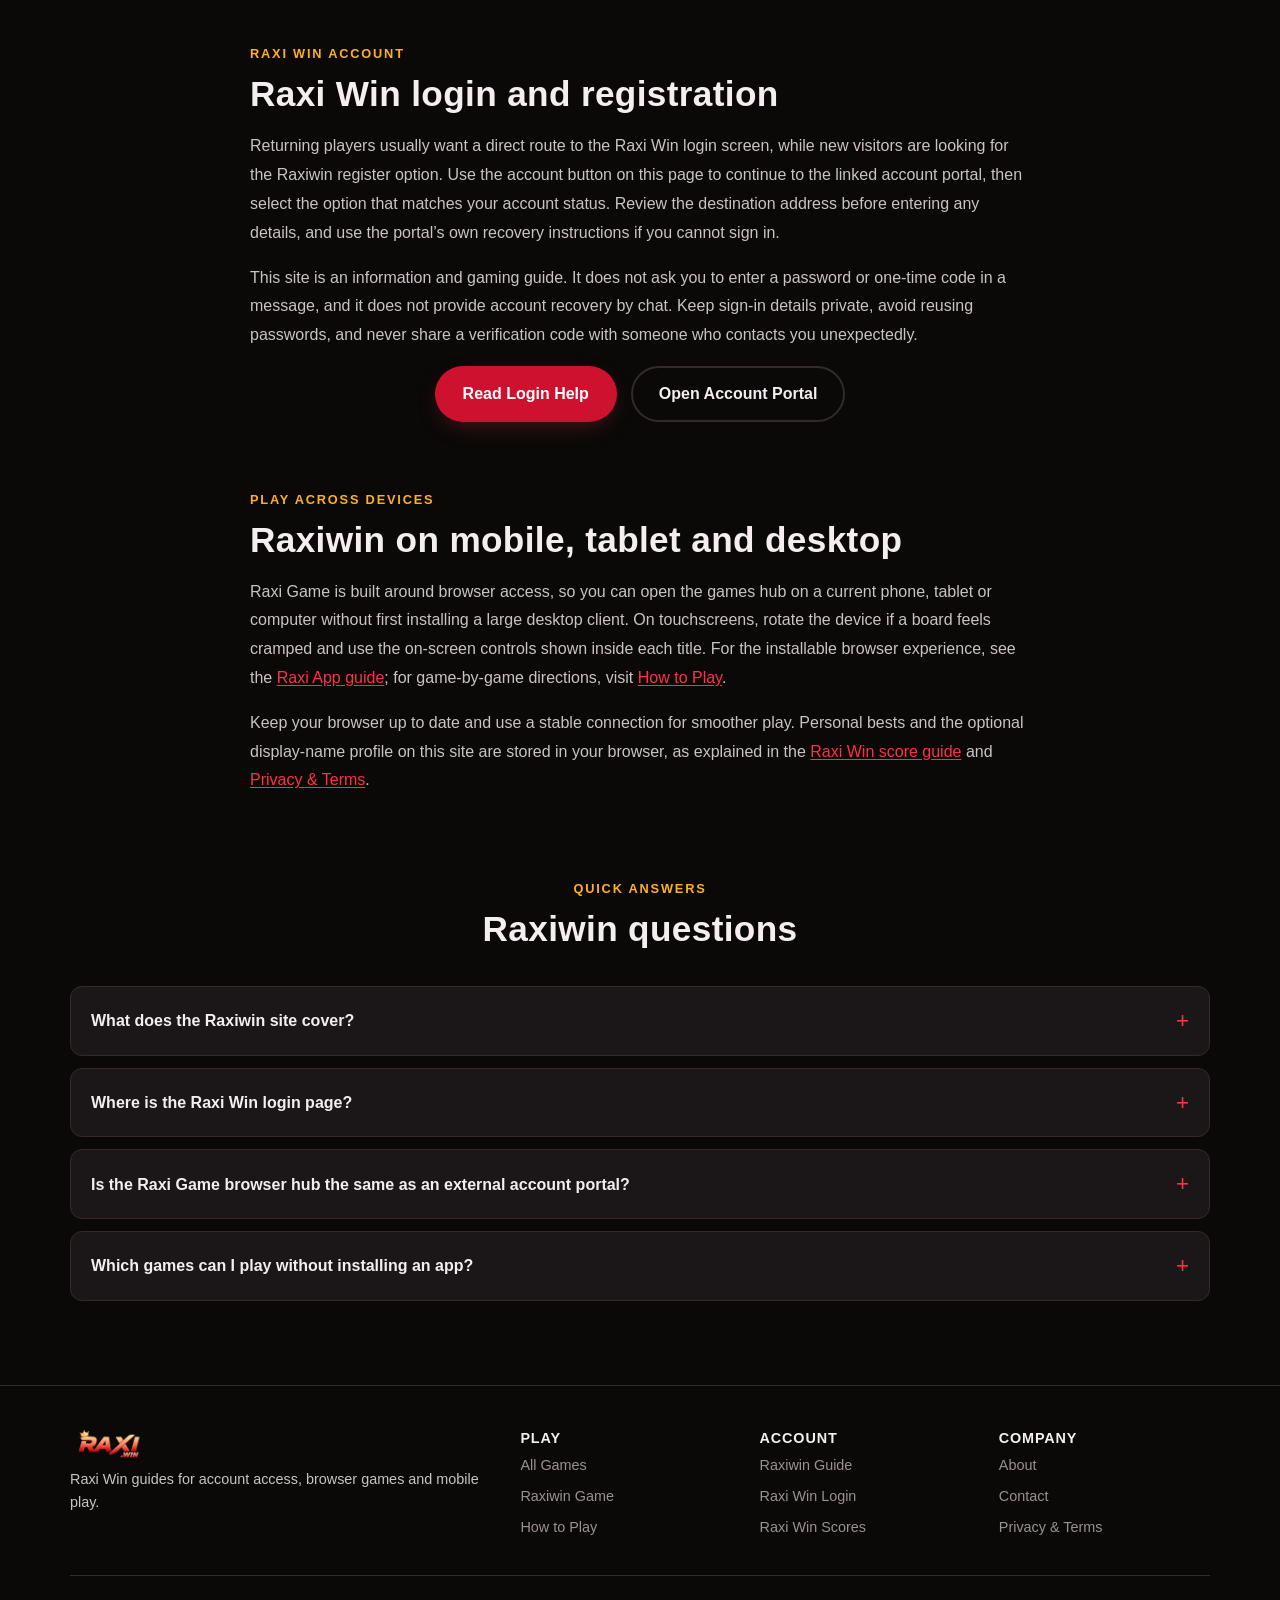
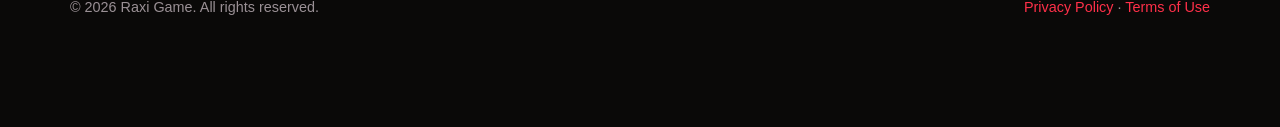
<file: raxiwin.html>
<!doctype html>
<html lang="en">
<head>
<meta charset="UTF-8">
<meta name="viewport" content="width=device-width, initial-scale=1">
<title>Raxiwin — Raxi Win Login, Games &amp; Platform Guide</title>
<meta name="description" content="Explore Raxiwin with clear guides to Raxi Win login, account access, mobile play and the Raxiwin game collection. Find the right page and get started.">
<link rel="canonical" href="https://rexigame.com/raxiwin.html">
<meta name="theme-color" content="#0a0908">
<link rel="icon" href="/icons/favicon.svg" type="image/svg+xml">
<link rel="manifest" href="/manifest.json">
<meta property="og:type" content="website">
<meta property="og:title" content="Raxiwin — Raxi Win Login, Games &amp; Platform Guide">
<meta property="og:description" content="Your Raxiwin guide to account access, game information and mobile-friendly play.">
<meta property="og:url" content="https://rexigame.com/raxiwin.html">
<meta property="og:site_name" content="Raxi Win">
<meta property="og:image" content="https://rexigame.com/icons/raxiwin-hero.jpg">
<meta property="og:image:width" content="1440">
<meta property="og:image:height" content="576">
<meta name="twitter:card" content="summary_large_image">
<meta name="twitter:image" content="https://rexigame.com/icons/raxiwin-hero.jpg">
<link rel="stylesheet" href="/css/styles.css">
<script type="application/ld+json">
{"@context":"https://schema.org","@type":"BreadcrumbList","itemListElement":[{"@type":"ListItem","position":1,"name":"Home","item":"https://rexigame.com/"},{"@type":"ListItem","position":2,"name":"Raxiwin Guide","item":"https://rexigame.com/raxiwin.html"}]}
</script>
<script type="application/ld+json">
{"@context":"https://schema.org","@type":"FAQPage","mainEntity":[{"@type":"Question","name":"What is Raxiwin?","acceptedAnswer":{"@type":"Answer","text":"Raxiwin is the Raxi Win gaming and account-information hub. It brings together game details, login guidance and mobile-play help."}},{"@type":"Question","name":"Where can I find the Raxi Win login guide?","acceptedAnswer":{"@type":"Answer","text":"Visit the Raxi Win Login page for account-access steps, sign-in tips and help finding the correct account portal."}},{"@type":"Question","name":"Can I play Raxiwin games on mobile?","acceptedAnswer":{"@type":"Answer","text":"The Raxi Game collection is designed for browser play on modern phones, tablets and desktop screens. Game controls can vary by title."}}]}
</script>
</head>
<body>
<a class="skip-link" href="#main">Skip to content</a>
<header class="site-header">
  <nav class="nav" aria-label="Primary">
    <a class="brand" href="/"><img src="/icons/logo.png" width="320" height="120" alt="Raxi Win" class="logo-img"></a>
    <button class="nav-toggle" aria-expanded="false" aria-controls="navLinks" aria-label="Open navigation menu">&#9776; Menu</button>
    <ul class="nav-links" id="navLinks">
      <li><a href="/">Home</a></li><li><a href="/games.html">Games</a></li><li><a href="/raxi-win.html">Raxi Win Scores</a></li>
      <li><a href="/how-to-play.html">How to Play</a></li><li><a href="/blog.html">Blog</a></li><li><a href="/faq.html">FAQ</a></li>
      <li><a href="/about.html">About</a></li><li><a href="/contact.html">Contact</a></li>
      <li><a class="nav-cta" href="https://www.raxi.bet/#/register?invitationCode=11237878063">Login</a></li>
    </ul>
  </nav>
</header>

<main id="main">
  <section class="hero seo-hero">
    <div class="container seo-hero-copy">
      <p class="breadcrumb"><a href="/">Home</a> / Raxiwin</p>
      <span class="eyebrow">Raxi Win Platform Guide</span>
      <h1>Raxiwin: Raxi Win Login, Games &amp; App Help</h1>
      <p class="lead">Looking for Raxiwin, Raxi Win or Raxi Win Game information? Start here for a clear guide to account access, game pages, mobile play and useful support resources—all gathered in one place.</p>
      <div class="hero-actions">
        <a class="btn btn-primary" href="https://www.raxi.bet/#/register?invitationCode=11237878063">Login / Register</a>
        <a class="btn btn-outline" href="/raxiwin-game.html">Explore Raxiwin Games</a>
      </div>
      <nav class="toc-list" aria-label="On this page">
        <a href="#overview">Raxi Win overview</a><a href="#account">Account access</a><a href="#mobile">Mobile play</a><a href="#faq">FAQs</a>
      </nav>
    </div>
    <div class="container"><img src="/icons/raxiwin-hero.jpg" width="1440" height="576" alt="Raxi Win gaming arena artwork with a glowing crown and arcade game tiles" class="seo-hero-art" fetchpriority="high"></div>
  </section>

  <section class="tight" id="overview">
    <div class="container">
      <div class="section-head"><span class="eyebrow">Start Here</span><h2>Everything Raxi Win, in one guide</h2><p>Choose the page that matches what you came to do, whether that is checking account access or exploring the game collection.</p></div>
      <div class="grid">
        <article class="card"><span class="tag">Account</span><h3>Raxi Win Login</h3><p>Find practical sign-in guidance, account safety reminders and next steps if you are new to the platform.</p><a href="/raxi-win-login.html">Open the Raxi Win Login guide &rarr;</a></article>
        <article class="card"><span class="tag">Games</span><h3>Raxiwin Game Guide</h3><p>Browse the Raxi Game titles, understand their controls and find a quick game that suits your session.</p><a href="/raxiwin-game.html">Explore Raxiwin games &rarr;</a></article>
        <article class="card"><span class="tag">Play</span><h3>Free Browser Games</h3><p>Try Snake, 2048, Memory Match and more in the current browser-based game hub.</p><a href="/games.html">Browse all Raxi games &rarr;</a></article>
      </div>
      <div class="content-prose" style="margin-top:34px">
        <h2>Raxi Win, Raxiwin and Raxi Win Game</h2>
        <p>Players use several spellings when searching for Raxi Win: Raxiwin, Raxi Win login, Raxiwin game and Raxi Win app. This guide connects those searches to the right information page. The browser titles currently hosted on RexiGame are available from the <a href="/games.html">Raxi Game hub</a>; score tracking and the optional local profile are explained separately in the <a href="/raxi-win.html">Raxi Win score guide</a> and <a href="/raxi-login.html">Raxi Login guide</a>.</p>
        <h2>Choose the right place to start</h2>
        <p>New visitors can browse the game hub without first setting up a profile. Returning visitors can read the <a href="/raxi-win-login.html">Raxi Win login instructions</a> before continuing to the external account destination. If you are deciding which title to try, the <a href="/raxiwin-game.html">Raxiwin game guide</a> summarizes each browser game and links to detailed play instructions.</p>
      </div>
    </div>
  </section>

  <section class="tight" id="account">
    <div class="container content-prose">
      <span class="eyebrow">Raxi Win Account</span>
      <h2>Raxi Win login and registration</h2>
      <p>Returning players usually want a direct route to the Raxi Win login screen, while new visitors are looking for the Raxiwin register option. Use the account button on this page to continue to the linked account portal, then select the option that matches your account status. Review the destination address before entering any details, and use the portal’s own recovery instructions if you cannot sign in.</p>
      <p>This site is an information and gaming guide. It does not ask you to enter a password or one-time code in a message, and it does not provide account recovery by chat. Keep sign-in details private, avoid reusing passwords, and never share a verification code with someone who contacts you unexpectedly.</p>
      <div class="hero-actions"><a class="btn btn-primary" href="/raxi-win-login.html">Read Login Help</a><a class="btn btn-outline" href="https://www.raxi.bet/#/register?invitationCode=11237878063">Open Account Portal</a></div>
    </div>
  </section>

  <section class="tight" id="mobile">
    <div class="container content-prose">
      <span class="eyebrow">Play Across Devices</span>
      <h2>Raxiwin on mobile, tablet and desktop</h2>
      <p>Raxi Game is built around browser access, so you can open the games hub on a current phone, tablet or computer without first installing a large desktop client. On touchscreens, rotate the device if a board feels cramped and use the on-screen controls shown inside each title. For the installable browser experience, see the <a href="/raxi-app.html">Raxi App guide</a>; for game-by-game directions, visit <a href="/how-to-play.html">How to Play</a>.</p>
      <p>Keep your browser up to date and use a stable connection for smoother play. Personal bests and the optional display-name profile on this site are stored in your browser, as explained in the <a href="/raxi-win.html">Raxi Win score guide</a> and <a href="/legal.html">Privacy &amp; Terms</a>.</p>
    </div>
  </section>

  <section class="tight" id="faq">
    <div class="container">
      <div class="section-head"><span class="eyebrow">Quick Answers</span><h2>Raxiwin questions</h2></div>
      <details class="faq-item"><summary>What does the Raxiwin site cover?</summary><div class="faq-answer"><p>This guide connects Raxi Win login help, the Raxiwin game overview, mobile-play information and the existing free browser games on RexiGame.</p></div></details>
      <details class="faq-item"><summary>Where is the Raxi Win login page?</summary><div class="faq-answer"><p>Use the account button to open the linked portal, or read the <a href="/raxi-win-login.html">Raxi Win Login guide</a> first.</p></div></details>
      <details class="faq-item"><summary>Is the Raxi Game browser hub the same as an external account portal?</summary><div class="faq-answer"><p>The browser games and score tools described on RexiGame are separate from the external account destination. Check the destination and its terms when following an account link.</p></div></details>
      <details class="faq-item"><summary>Which games can I play without installing an app?</summary><div class="faq-answer"><p>Open the <a href="/games.html">Raxi Game hub</a> for Snake, 2048, Memory Match, Tic-Tac-Toe, Whack-a-Mole and Reaction Test.</p></div></details>
    </div>
  </section>
</main>

<footer class="site-footer"><div class="container"><div class="footer-grid">
  <div><a class="brand" href="/"><img src="/icons/logo.png" width="320" height="120" alt="Raxi Win" class="logo-img"></a><p>Raxi Win guides for account access, browser games and mobile play.</p></div>
  <div><h2>Play</h2><ul><li><a href="/games.html">All Games</a></li><li><a href="/raxiwin-game.html">Raxiwin Game</a></li><li><a href="/how-to-play.html">How to Play</a></li></ul></div>
  <div><h2>Account</h2><ul><li><a href="/raxiwin.html">Raxiwin Guide</a></li><li><a href="/raxi-win-login.html">Raxi Win Login</a></li><li><a href="/raxi-win.html">Raxi Win Scores</a></li></ul></div>
  <div><h2>Company</h2><ul><li><a href="/about.html">About</a></li><li><a href="/contact.html">Contact</a></li><li><a href="/legal.html">Privacy &amp; Terms</a></li></ul></div>
</div><div class="footer-bottom"><span>&copy; <span id="year"></span> Raxi Game. All rights reserved.</span><span><a href="/legal.html">Privacy Policy</a> &middot; <a href="/legal.html#terms">Terms of Use</a></span></div></div></footer>
<div class="sticky-account-ctas" role="group" aria-label="Login or register"><a href="https://www.raxi.bet/#/register?invitationCode=11237878063">Login</a><a href="https://www.raxi.bet/#/register?invitationCode=11237878063">Register</a></div>
<script src="/js/main.js"></script>
</body>
</html>
</file>
<file: css/styles.css>
/* Raxi Game — core stylesheet. Dark-red gaming theme. No external requests. */

:root {
  --bg: #0a0908;
  --bg-alt: #121012;
  --surface: #1b1719;
  --surface-2: #241f22;
  --border: #34292c;
  --red: #ff3049;
  --red-strong: #cf1130;
  --red-dark: #7a0a1c;
  --red-glow: rgba(255, 48, 73, 0.35);
  --gold: #ffb020;
  --text: #f4eef0;
  --text-dim: #cbc2c5;
  --text-mute: #9a9095;
  --radius: 12px;
  --radius-sm: 8px;
  --max: 1180px;
  --font: -apple-system, BlinkMacSystemFont, "Segoe UI", Roboto, "Helvetica Neue", Arial, sans-serif;
}

* { box-sizing: border-box; }
html { scroll-behavior: smooth; }

body {
  margin: 0;
  background: var(--bg);
  background-image:
    radial-gradient(ellipse 900px 500px at 15% -10%, var(--red-glow), transparent 60%),
    radial-gradient(ellipse 700px 500px at 100% 0%, rgba(255,48,73,0.12), transparent 55%);
  color: var(--text);
  font-family: var(--font);
  line-height: 1.6;
  -webkit-font-smoothing: antialiased;
  padding-bottom: calc(82px + env(safe-area-inset-bottom, 0px));
}

img, svg { max-width: 100%; display: block; }
a { color: var(--red); text-decoration: none; }
a:hover { color: #ff6478; text-decoration: underline; }
p a, .disclosure a, .form-note a, .faq-answer a, .lead a {
  text-decoration: underline;
  text-decoration-color: currentColor;
  text-underline-offset: 2px;
}

h1, h2, h3, h4 {
  font-family: var(--font);
  font-weight: 800;
  letter-spacing: 0.01em;
  line-height: 1.15;
  margin: 0 0 0.5em;
}
h1 { font-size: clamp(2rem, 5vw, 3.2rem); }
h2 { font-size: clamp(1.5rem, 3.4vw, 2.2rem); }
h3 { font-size: clamp(1.15rem, 2.2vw, 1.5rem); }
p { color: var(--text-dim); margin: 0 0 1em; }

.eyebrow {
  display: inline-block;
  color: var(--gold);
  font-weight: 700;
  font-size: 0.8rem;
  letter-spacing: 0.14em;
  text-transform: uppercase;
  margin-bottom: 0.75em;
}

.container { max-width: var(--max); margin: 0 auto; padding: 0 20px; }

/* Skip link */
.skip-link {
  position: absolute;
  left: -999px;
  top: 0;
  background: var(--red-strong);
  color: #fff;
  padding: 12px 18px;
  z-index: 200;
  border-radius: 0 0 8px 0;
  font-weight: 700;
}
.skip-link:focus {
  left: 0;
}

/* Focus visibility for accessibility */
a:focus-visible, button:focus-visible, input:focus-visible,
textarea:focus-visible, select:focus-visible, [tabindex]:focus-visible {
  outline: 3px solid var(--gold);
  outline-offset: 2px;
}

.visually-hidden {
  position: absolute; width: 1px; height: 1px;
  padding: 0; margin: -1px; overflow: hidden;
  clip: rect(0,0,0,0); white-space: nowrap; border: 0;
}

/* Header */
.site-header {
  position: sticky;
  top: 0;
  z-index: 100;
  background: rgba(10, 9, 8, 0.88);
  backdrop-filter: saturate(140%) blur(10px);
  border-bottom: 1px solid var(--border);
}
.site-header.menu-open { z-index: 150; }
.nav {
  display: flex;
  align-items: center;
  justify-content: space-between;
  gap: 16px;
  padding: 14px 20px;
  max-width: var(--max);
  margin: 0 auto;
}
.brand {
  display: flex;
  align-items: center;
  gap: 10px;
  font-weight: 900;
  font-size: 1.3rem;
  color: var(--text);
  text-decoration: none;
  letter-spacing: 0.02em;
}
.brand:hover { text-decoration: none; color: var(--text); }
.brand .mark { color: var(--red); }
.logo-img { height: 34px; width: auto; display: block; }
.footer-grid .logo-img { height: 28px; margin-bottom: 10px; }

/* Persistent account actions stay clear of the page content and phone home indicator. */
.sticky-account-ctas {
  position: fixed;
  inset: auto 0 0;
  z-index: 120;
  display: flex;
  justify-content: center;
  gap: 12px;
  padding: 12px max(20px, env(safe-area-inset-right, 0px)) calc(12px + env(safe-area-inset-bottom, 0px)) max(20px, env(safe-area-inset-left, 0px));
  border-top: 1px solid rgba(255, 48, 73, 0.28);
  background: rgba(10, 9, 8, 0.94);
  backdrop-filter: saturate(140%) blur(12px);
}
.sticky-account-ctas a {
  display: inline-flex;
  width: min(220px, 50%);
  min-height: 48px;
  align-items: center;
  justify-content: center;
  border: 1px solid var(--red);
  border-radius: 999px;
  background: var(--surface);
  color: var(--text);
  font-weight: 800;
  text-decoration: none;
  transition: background-color 160ms ease, transform 160ms ease;
}
.sticky-account-ctas a:last-child {
  border-color: var(--red-strong);
  background: var(--red-strong);
  color: #fff;
}
.sticky-account-ctas a:hover {
  background: var(--red-dark);
  color: #fff;
  transform: translateY(-1px);
  text-decoration: none;
}
.sticky-account-ctas a:last-child:hover { background: var(--red); }

.nav-links {
  display: flex;
  gap: 4px;
  list-style: none;
  margin: 0;
  padding: 0;
  flex-wrap: wrap;
}
.nav-links a {
  display: inline-block;
  padding: 8px 12px;
  border-radius: var(--radius-sm);
  color: var(--text-dim);
  font-weight: 600;
  font-size: 0.94rem;
}
.nav-links a:hover, .nav-links a[aria-current="page"] {
  color: #fff;
  background: var(--surface-2);
  text-decoration: none;
}
.nav-cta {
  background: var(--red-strong);
  color: #fff !important;
  font-weight: 700;
}
.nav-cta:hover { background: var(--red); }

.nav-toggle {
  display: none;
  background: var(--surface-2);
  border: 1px solid var(--border);
  color: var(--text);
  border-radius: var(--radius-sm);
  padding: 8px 10px;
  font-size: 1.1rem;
  cursor: pointer;
}

/* Buttons */
.btn {
  display: inline-flex;
  align-items: center;
  gap: 8px;
  justify-content: center;
  padding: 13px 26px;
  border-radius: 999px;
  font-weight: 700;
  font-size: 1rem;
  border: 2px solid transparent;
  cursor: pointer;
  text-decoration: none;
}
.btn-primary {
  background: var(--red-strong);
  color: #fff;
  box-shadow: 0 8px 24px -8px var(--red-glow);
}
.btn-primary:hover { background: var(--red); color: #fff; text-decoration: none; }
.btn-outline {
  background: transparent;
  border-color: var(--border);
  color: var(--text);
}
.btn-outline:hover { border-color: var(--red); color: #fff; text-decoration: none; }
.btn-block { width: 100%; }
.btn[disabled] { opacity: 0.5; cursor: not-allowed; }

/* Hero */
.hero {
  padding: 64px 0 48px;
  text-align: center;
}
.hero p.lead {
  max-width: 640px;
  margin: 0 auto 1.75em;
  font-size: 1.1rem;
}
.hero-art {
  display: block;
  width: 100%;
  max-width: 1000px;
  height: auto;
  margin: 44px auto 0;
  border-radius: var(--radius);
}
.hero-actions {
  display: flex;
  gap: 14px;
  justify-content: center;
  flex-wrap: wrap;
}

/* Shared editorial hero for the Raxi Win guide pages. */
.seo-hero {
  display: grid;
  grid-template-columns: minmax(0, 1fr) minmax(0, 1.05fr);
  align-items: center;
  gap: clamp(28px, 5vw, 64px);
  text-align: left;
  padding-top: 46px;
}
.seo-hero-copy { min-width: 0; }
.seo-hero-copy .lead { margin: 0 0 1.4em; }
.seo-hero-art {
  width: 100%;
  aspect-ratio: 5 / 3;
  object-fit: cover;
  border: 1px solid rgba(255, 48, 73, 0.28);
  border-radius: 18px;
  box-shadow: 0 24px 70px rgba(207, 17, 48, 0.2);
}
.toc-list {
  display: flex;
  flex-wrap: wrap;
  gap: 10px;
  margin-top: 18px;
}
.toc-list a {
  display: inline-flex;
  padding: 8px 12px;
  border: 1px solid var(--border);
  border-radius: 999px;
  color: var(--text-dim);
  font-size: 0.9rem;
}
.toc-list a:hover { border-color: var(--red); color: #fff; text-decoration: none; }
.content-prose { max-width: 820px; margin: 0 auto; }
.content-prose p { line-height: 1.8; }
.step-number {
  display: inline-flex;
  width: 34px;
  height: 34px;
  align-items: center;
  justify-content: center;
  border-radius: 50%;
  background: var(--red-dark);
  color: #fff;
  font-weight: 800;
  margin-right: 8px;
}

/* Sections & cards */
section { padding: 56px 0; }
section.tight { padding: 32px 0; }
.grid {
  display: grid;
  gap: 20px;
  grid-template-columns: repeat(auto-fit, minmax(240px, 1fr));
}
.card {
  background: linear-gradient(180deg, var(--surface), var(--bg-alt));
  border: 1px solid var(--border);
  border-radius: var(--radius);
  padding: 22px;
}
.card h3, .card h2 { color: var(--text); font-size: clamp(1.15rem, 2.2vw, 1.5rem); }
.card .tag {
  display: inline-block;
  font-size: 0.75rem;
  font-weight: 800;
  letter-spacing: 0.08em;
  text-transform: uppercase;
  color: var(--gold);
  border: 1px solid rgba(255,176,32,0.4);
  padding: 3px 9px;
  border-radius: 999px;
  margin-bottom: 10px;
}

.section-head { text-align: center; max-width: 620px; margin: 0 auto 36px; }

/* Stats */
.stats { display: grid; grid-template-columns: repeat(auto-fit, minmax(140px, 1fr)); gap: 18px; }
.stat { text-align: center; padding: 18px; border: 1px solid var(--border); border-radius: var(--radius); background: var(--surface); }
.stat b { display: block; font-size: 1.8rem; color: var(--red); font-weight: 900; }
.stat span { color: var(--text-mute); font-size: 0.85rem; }

/* Tables */
table { width: 100%; border-collapse: collapse; }
th, td { text-align: left; padding: 12px 14px; border-bottom: 1px solid var(--border); }
th { color: var(--text-mute); font-size: 0.78rem; text-transform: uppercase; letter-spacing: 0.06em; }
tr:hover td { background: rgba(255,255,255,0.02); }

/* Forms */
label { display: block; font-weight: 600; margin-bottom: 6px; font-size: 0.92rem; }
input, textarea, select {
  width: 100%;
  padding: 12px 14px;
  background: var(--bg-alt);
  border: 1px solid var(--border);
  border-radius: var(--radius-sm);
  color: var(--text);
  font-size: 1rem;
  font-family: inherit;
  margin-bottom: 16px;
}
input::placeholder, textarea::placeholder { color: var(--text-mute); }
.form-note { color: var(--text-mute); font-size: 0.85rem; margin-top: -8px; }
.field-error { color: #ff8a8a; font-size: 0.85rem; margin-top: -12px; margin-bottom: 14px; display: none; }
.form-status[role="status"] { font-weight: 700; }

/* FAQ */
.faq-item { border: 1px solid var(--border); border-radius: var(--radius); margin-bottom: 12px; background: var(--surface); overflow: hidden; }
.faq-item summary {
  cursor: pointer;
  padding: 16px 20px;
  font-weight: 700;
  color: var(--text);
  list-style: none;
  display: flex;
  justify-content: space-between;
  align-items: center;
}
.faq-item summary::-webkit-details-marker { display: none; }
.faq-item summary::after { content: "+"; color: var(--red); font-size: 1.4rem; font-weight: 400; }
.faq-item[open] summary::after { content: "\2212"; }
.faq-item .faq-answer { padding: 0 20px 18px; color: var(--text-dim); }

/* Breadcrumb */
.breadcrumb { font-size: 0.85rem; color: var(--text-mute); margin-bottom: 18px; }
.breadcrumb a { color: var(--text-mute); }
.breadcrumb a:hover { color: var(--red); }

/* Footer */
.site-footer {
  border-top: 1px solid var(--border);
  padding: 44px 0 26px;
  margin-top: 40px;
  color: var(--text-mute);
  font-size: 0.9rem;
}
.footer-grid {
  display: grid;
  grid-template-columns: 2fr repeat(3, 1fr);
  gap: 28px;
  margin-bottom: 28px;
}
.footer-grid h2 { color: var(--text); font-size: 0.9rem; text-transform: uppercase; letter-spacing: 0.06em; margin: 0 0 0.5em; }
.footer-grid ul { list-style: none; padding: 0; margin: 0; }
.footer-grid li { margin-bottom: 8px; }
.footer-grid a { color: var(--text-mute); }
.footer-grid a:hover { color: var(--red); }
.footer-bottom {
  border-top: 1px solid var(--border);
  padding-top: 20px;
  display: flex;
  justify-content: space-between;
  flex-wrap: wrap;
  gap: 10px;
}
.disclosure {
  background: var(--surface);
  border: 1px solid var(--border);
  border-radius: var(--radius);
  padding: 16px 20px;
  font-size: 0.85rem;
  color: var(--text-mute);
  margin-top: 24px;
}

/* Badges */
.badge { display: inline-block; padding: 4px 10px; border-radius: 999px; font-size: 0.75rem; font-weight: 800; letter-spacing: 0.05em; text-transform: uppercase; }
.badge-free { background: rgba(46, 204, 113, 0.15); color: #4ee08a; }
.badge-new { background: rgba(255,176,32,0.15); color: var(--gold); }

/* Game hub tabs */
.tabs {
  display: flex;
  gap: 8px;
  flex-wrap: wrap;
  border-bottom: 1px solid var(--border);
  padding-bottom: 14px;
  margin-bottom: 24px;
}
.tabs [role="tab"] {
  background: var(--surface);
  border: 1px solid var(--border);
  color: var(--text-dim);
  padding: 10px 16px;
  border-radius: 999px;
  font-weight: 700;
  cursor: pointer;
  font-size: 0.92rem;
}
.tabs [role="tab"][aria-selected="true"] {
  background: var(--red-strong);
  border-color: var(--red-strong);
  color: #fff;
}
.game-panel { padding-top: 6px; }
.game-meta {
  display: flex;
  gap: 22px;
  flex-wrap: wrap;
  margin-bottom: 16px;
  color: var(--text-mute);
  font-size: 0.9rem;
}
.game-meta b { color: var(--text); }
.game-status[role="status"] { min-height: 1.4em; color: var(--text-dim); margin-bottom: 12px; }
.game-stage {
  background: var(--surface);
  border: 1px solid var(--border);
  border-radius: var(--radius);
  padding: 18px;
  display: flex;
  flex-direction: column;
  align-items: center;
  gap: 16px;
}
canvas#snake-canvas {
  background: #121012;
  border-radius: var(--radius-sm);
  width: 100%;
  max-width: 400px;
  height: auto;
  image-rendering: pixelated;
}

.t2048-board {
  display: grid;
  grid-template-columns: repeat(4, 1fr);
  gap: 8px;
  width: 100%;
  max-width: 360px;
}
.t2048-cell {
  aspect-ratio: 1;
  background: var(--bg-alt);
  border-radius: 6px;
  display: flex;
  align-items: center;
  justify-content: center;
  font-weight: 800;
  font-size: 1.1rem;
  color: var(--text-mute);
}
.t2048-cell.filled { color: #fff; background: var(--red-dark); }
.t2048-cell.v8, .t2048-cell.v16 { background: #9c1226; }
.t2048-cell.v32, .t2048-cell.v64 { background: #cf1130; }
.t2048-cell.v128, .t2048-cell.v256, .t2048-cell.v512 { background: #ff3049; }
.t2048-cell.v1024, .t2048-cell.v2048 { background: var(--gold); color: #1b1719; }

.memory-board {
  display: grid;
  grid-template-columns: repeat(4, 1fr);
  gap: 10px;
  width: 100%;
  max-width: 360px;
}
.memory-card {
  aspect-ratio: 1;
  background: var(--bg-alt);
  border: 1px solid var(--border);
  border-radius: var(--radius-sm);
  font-size: 1.5rem;
  color: var(--text-mute);
  cursor: pointer;
}
.memory-card.flipped { background: var(--surface-2); color: var(--text); }
.memory-card.matched { background: var(--red-dark); color: #fff; opacity: 0.85; }

.ttt-board {
  display: grid;
  grid-template-columns: repeat(3, 1fr);
  gap: 8px;
  width: 100%;
  max-width: 280px;
}
.ttt-cell {
  aspect-ratio: 1;
  background: var(--bg-alt);
  border: 1px solid var(--border);
  border-radius: var(--radius-sm);
  font-size: 2rem;
  font-weight: 900;
  color: var(--red);
  cursor: pointer;
}

.whack-board {
  display: grid;
  grid-template-columns: repeat(3, 1fr);
  gap: 12px;
  width: 100%;
  max-width: 320px;
}
.whack-hole {
  aspect-ratio: 1;
  background: var(--bg-alt);
  border: 2px solid var(--border);
  border-radius: 50%;
  cursor: pointer;
}
.whack-hole.up { background: var(--red-strong); border-color: var(--red); box-shadow: 0 0 20px var(--red-glow); }

.reaction-box {
  width: 100%;
  max-width: 360px;
  height: 200px;
  border-radius: var(--radius);
  display: flex;
  align-items: center;
  justify-content: center;
  font-weight: 800;
  font-size: 1.2rem;
  color: #fff;
  cursor: pointer;
  border: none;
}
.reaction-box.idle { background: var(--surface-2); color: var(--text); }
.reaction-box.waiting { background: var(--red-dark); }
.reaction-box.go { background: #1fae5c; }

@media (max-width: 760px) {
  .nav-links {
    position: absolute;
    top: 100%;
    left: 0;
    right: 0;
    bottom: auto;
    z-index: 151;
    display: none;
    max-height: calc(100vh - 64px);
    max-height: calc(100dvh - 64px);
    overflow-x: hidden;
    overflow-y: auto;
    overscroll-behavior: contain;
    flex-direction: column;
    flex-wrap: nowrap;
    gap: 4px;
    padding: 16px 20px calc(20px + env(safe-area-inset-bottom, 0px));
    border-bottom: 1px solid var(--border);
    background: rgba(10, 9, 8, 0.98);
    box-shadow: 0 24px 36px rgba(0, 0, 0, 0.48);
  }
  .nav-links.open { display: flex; }
  .nav-links li { width: 100%; }
  .nav-links a { display: flex; width: 100%; min-height: 46px; align-items: center; padding: 10px 14px; }
  .nav-toggle { position: relative; z-index: 152; min-height: 42px; }
  body.menu-open { overflow: hidden; }
  .nav-toggle { display: inline-block; }
  .footer-grid { grid-template-columns: 1fr 1fr; }
  .sticky-account-ctas { gap: 10px; padding-right: 16px; padding-left: 16px; }
  .sticky-account-ctas a { width: 50%; min-height: 46px; }
  .seo-hero { grid-template-columns: 1fr; gap: 28px; padding-top: 30px; text-align: center; }
  .seo-hero-copy .hero-actions { justify-content: center; }
  .seo-hero-art { grid-row: 1; max-height: 300px; }
  .content-prose { text-align: left; }
}
</file>
